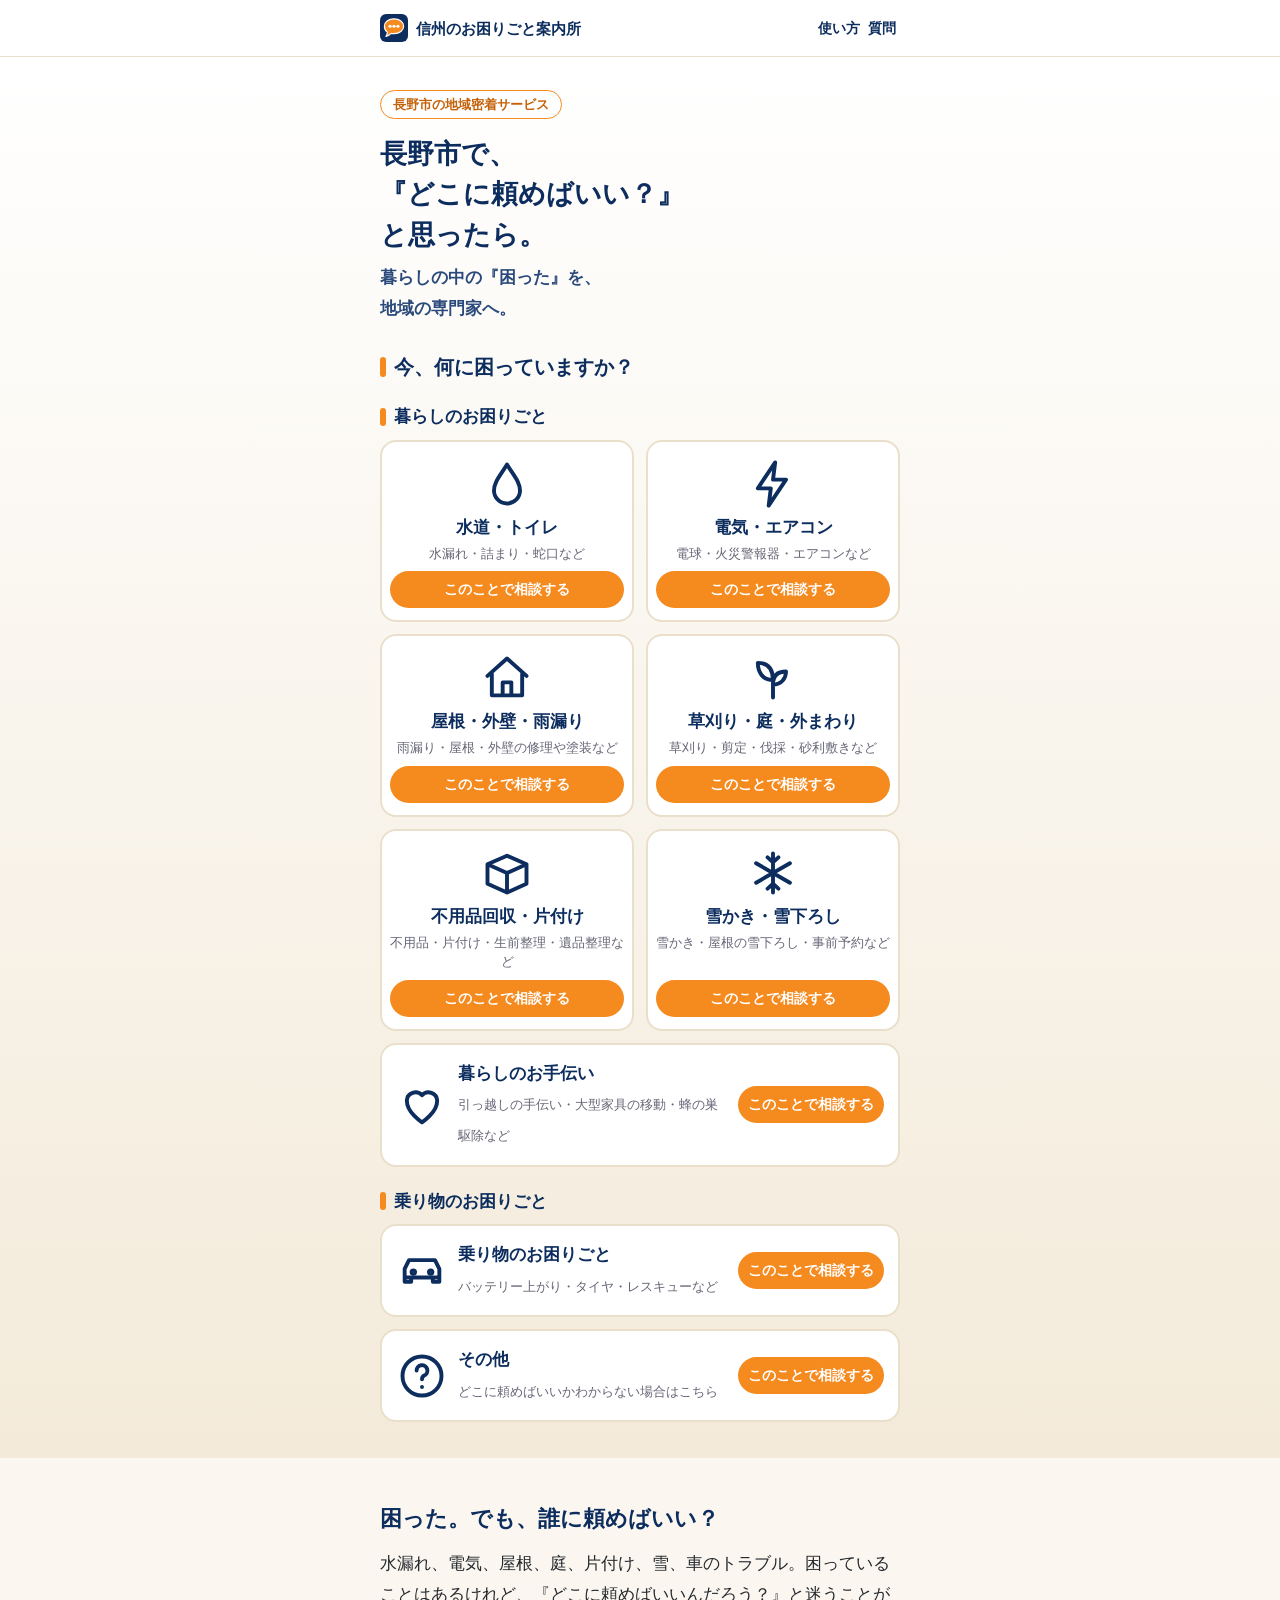
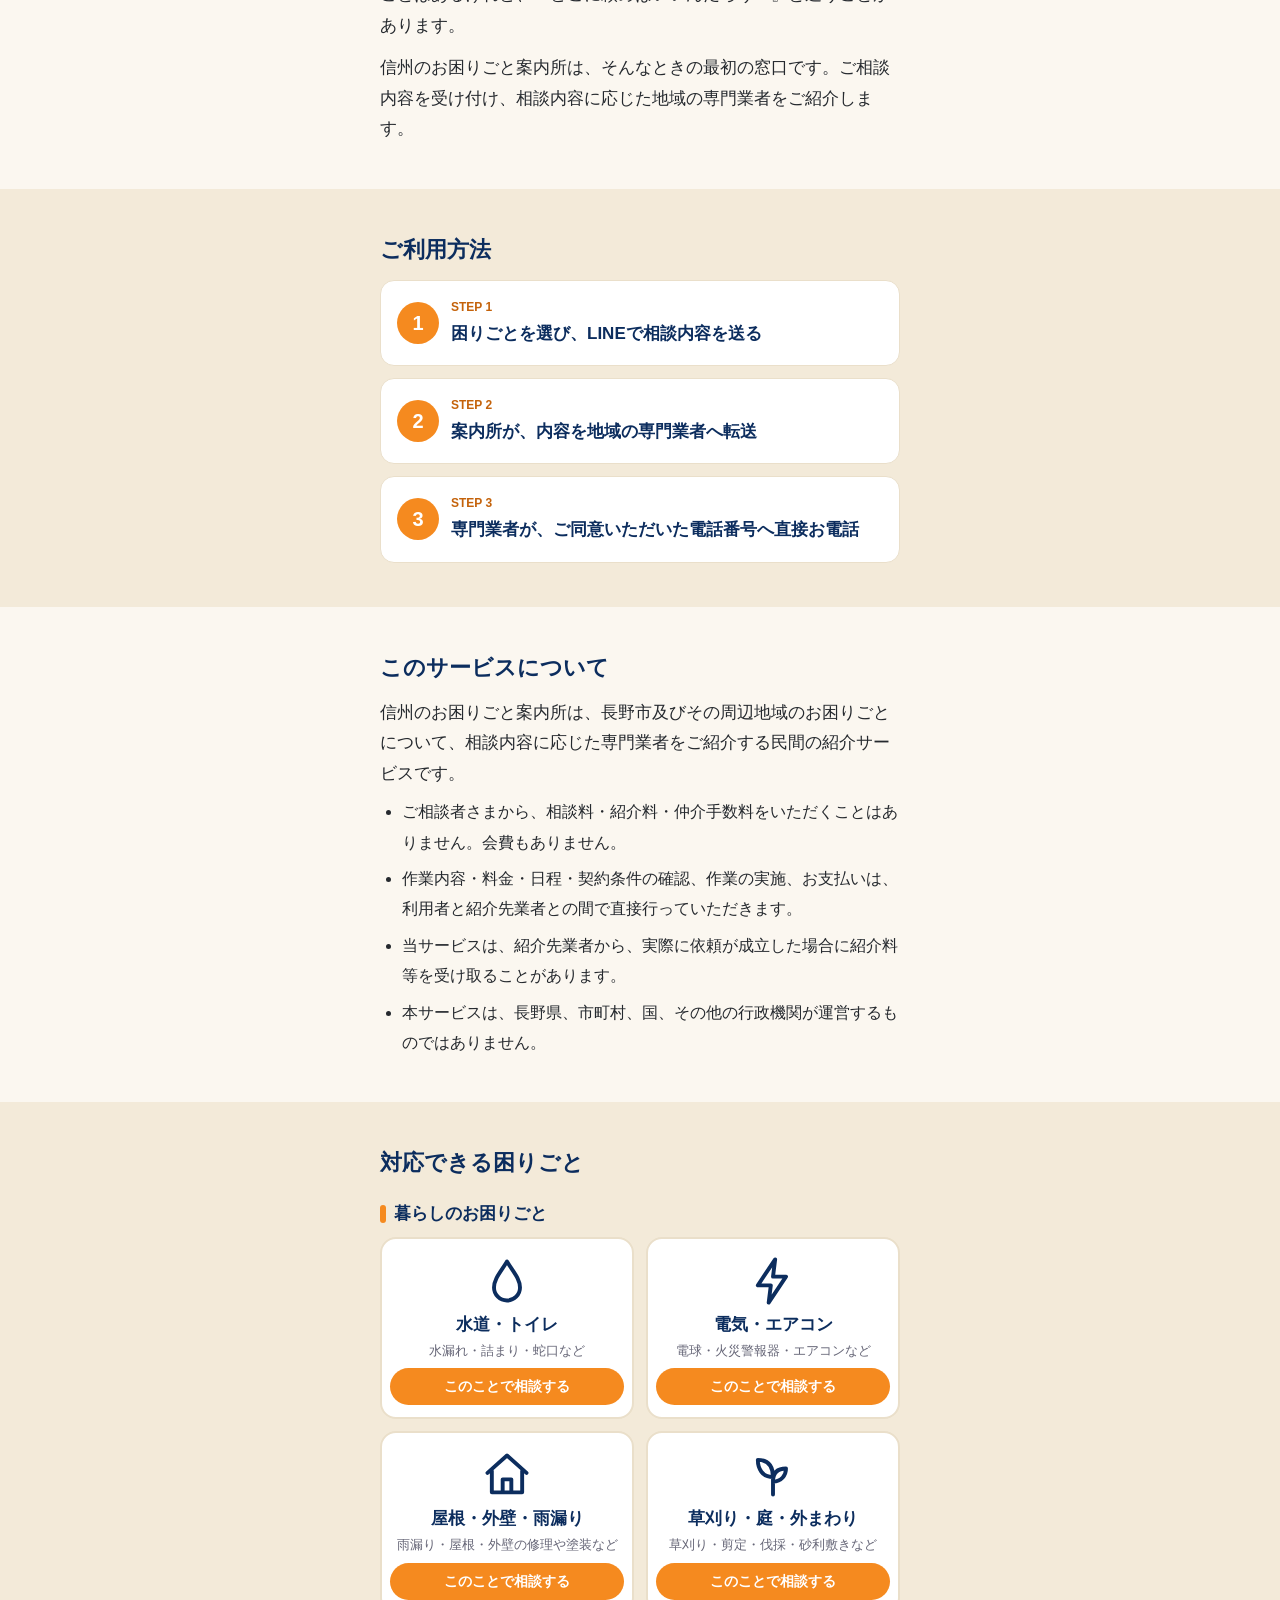
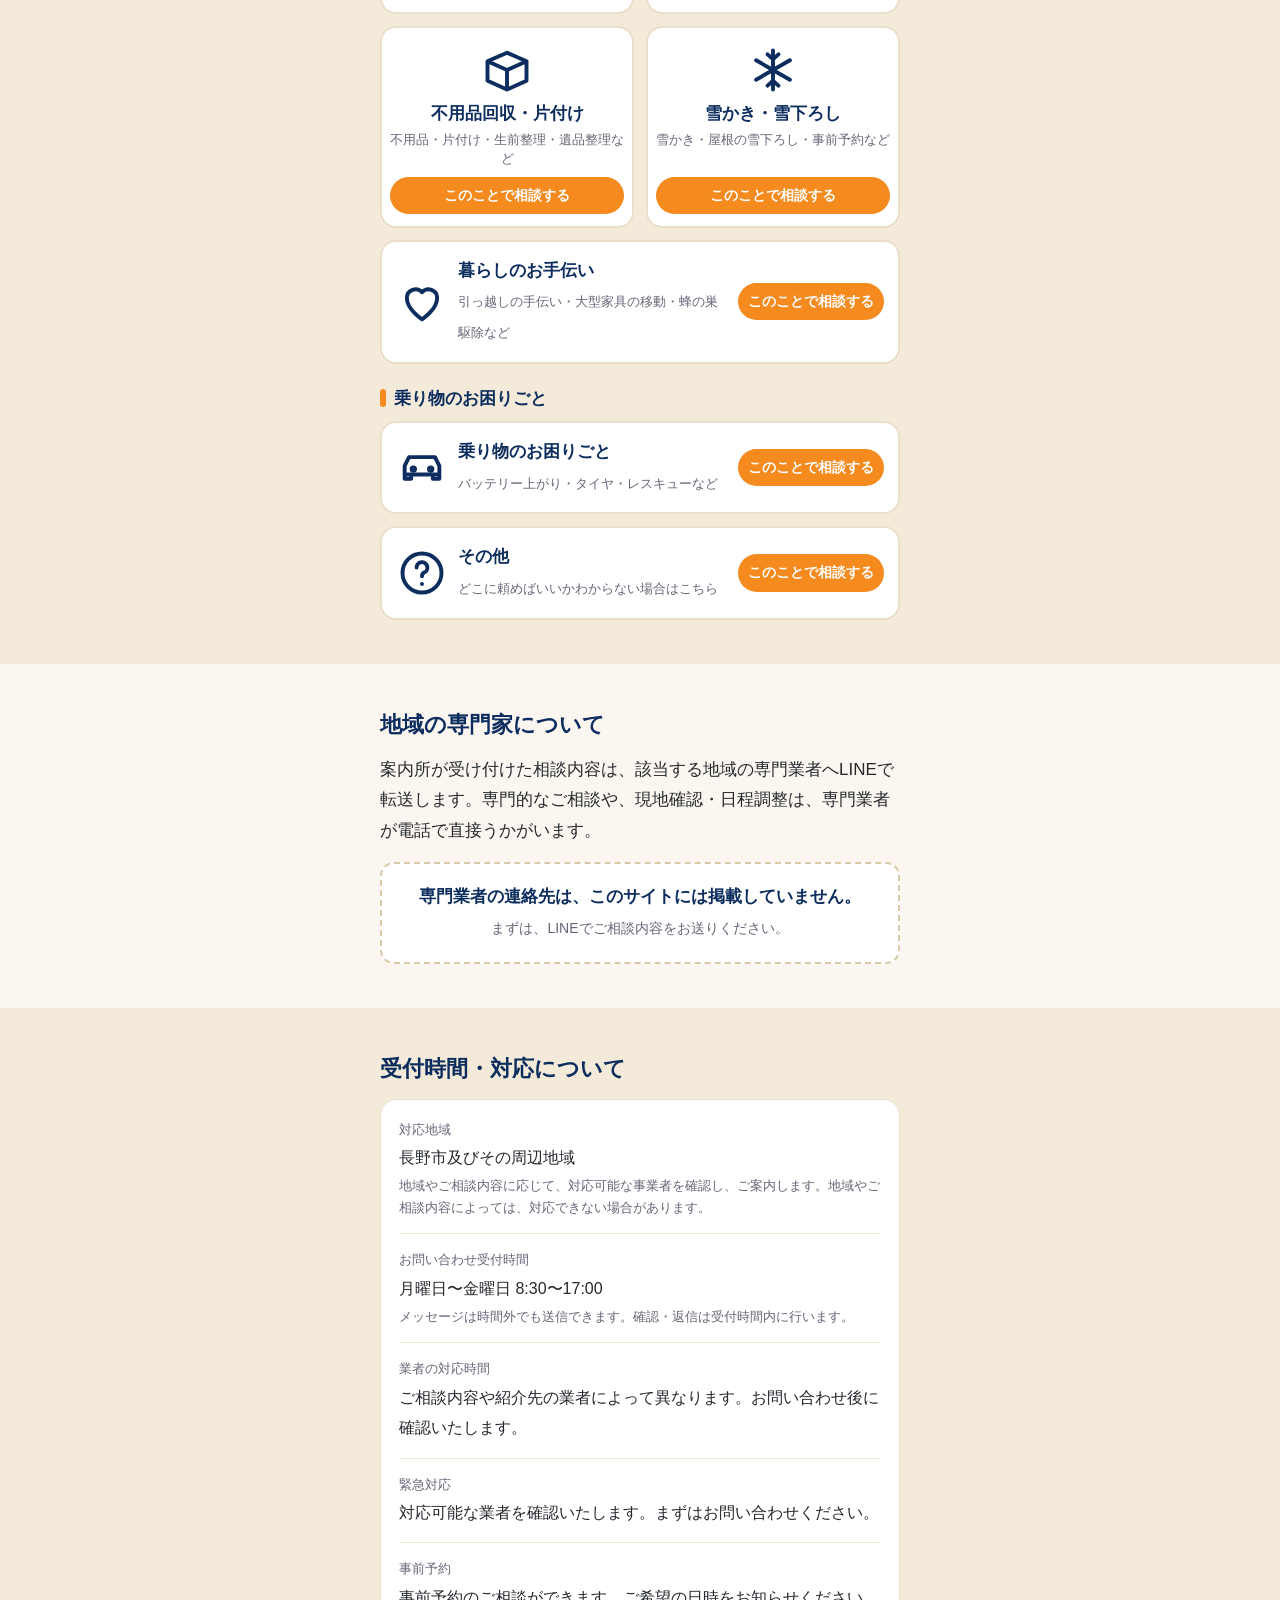
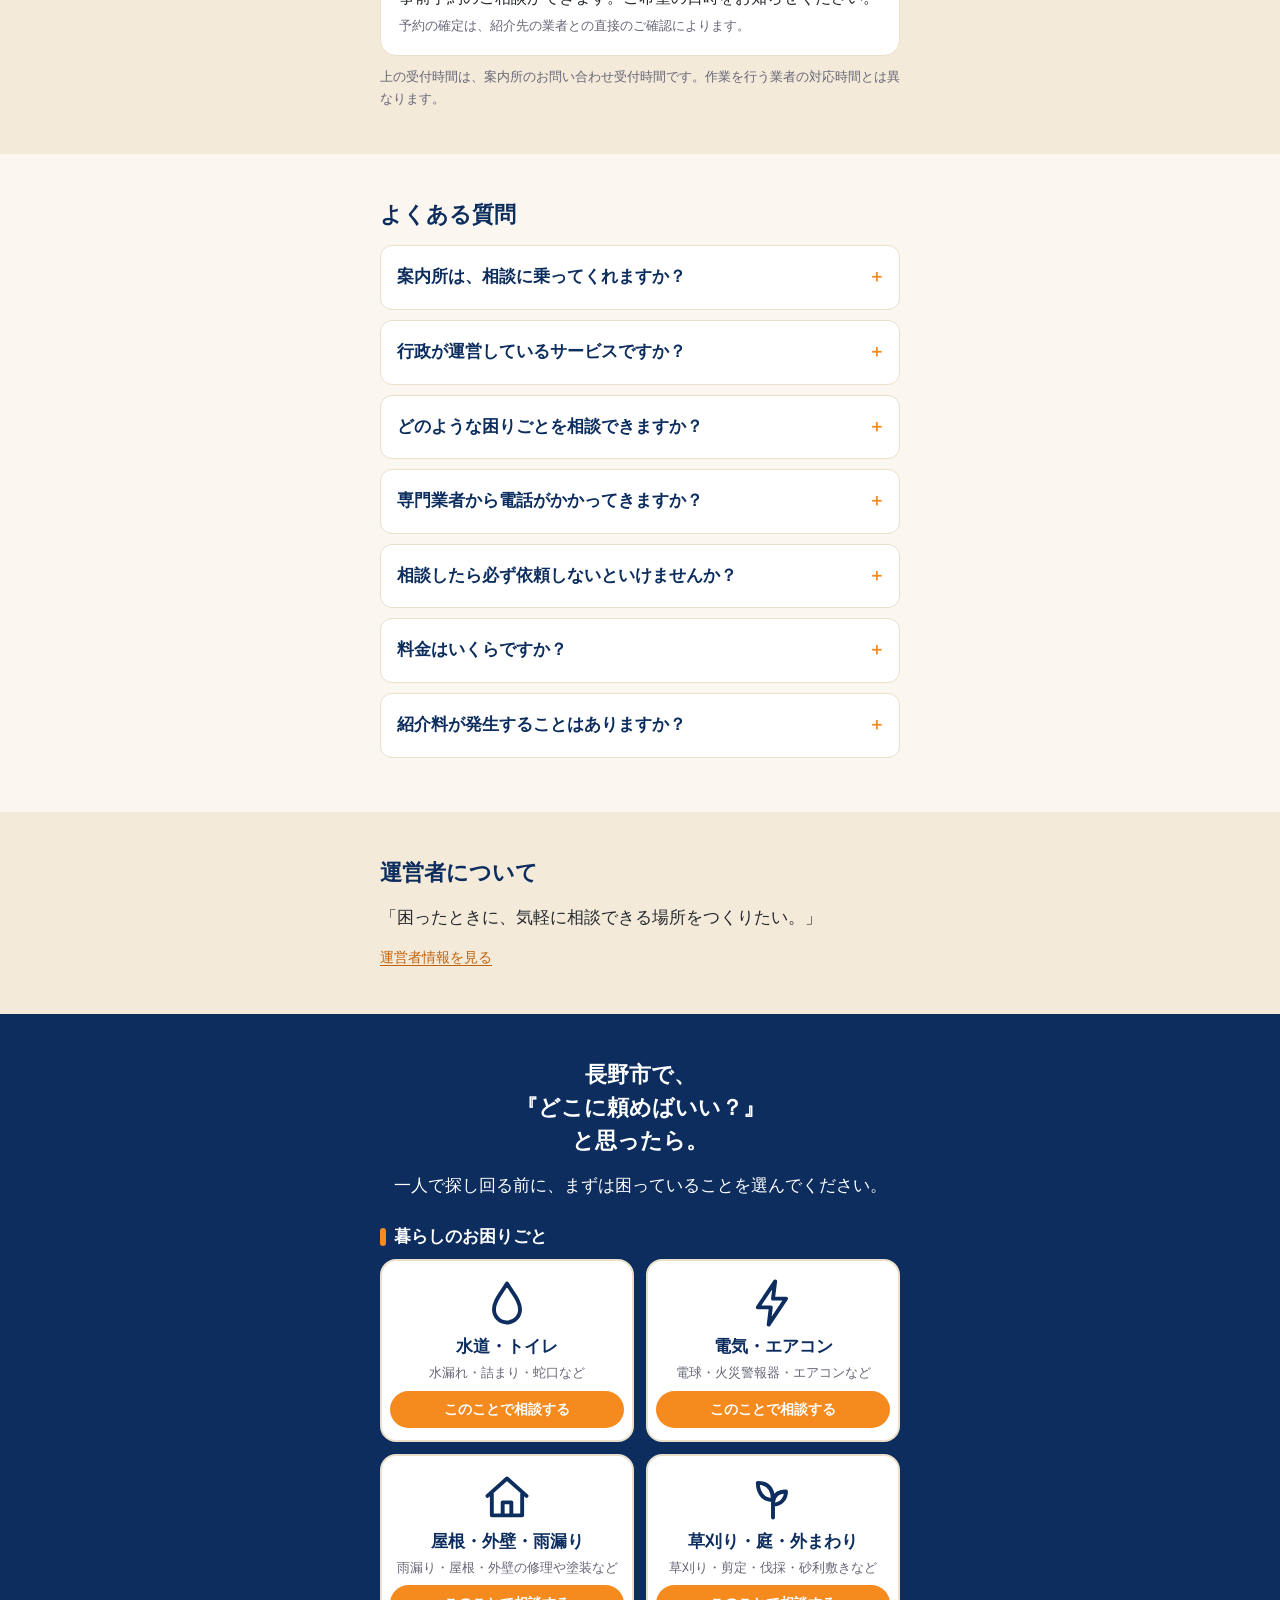
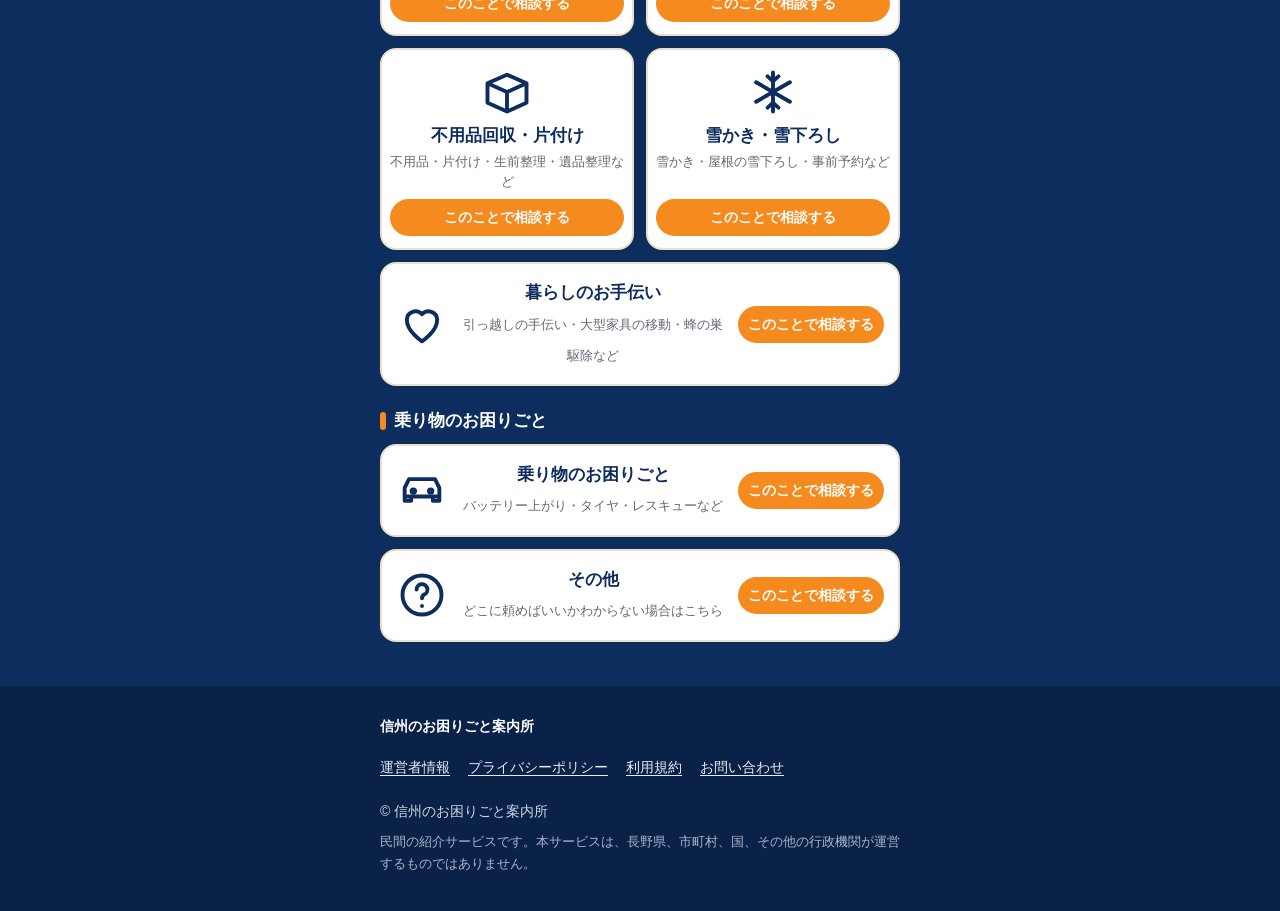
<file: index.html>
<!DOCTYPE html>
<html lang="ja">
<head>
<meta charset="UTF-8">
<meta name="viewport" content="width=device-width, initial-scale=1">
<title>信州のお困りごと案内所｜暮らしの困ったを地域の専門家へ</title>
<meta name="description" content="長野市及びその周辺地域で『どこに頼めばいい？』と思ったら。水道、電気、屋根、庭、片付け、雪かき、車のトラブルなど、暮らしのお困りごとを地域の専門家へつなぐ民間の紹介サービスです。相談料・紹介料は無料です。">
<link rel="canonical" href="https://history-of-hanabi.github.io/Assistance-Center/">
<link rel="icon" type="image/png" sizes="48x48" href="favicon-48x48.png?v=2">
<link rel="icon" type="image/png" sizes="192x192" href="favicon-192x192.png?v=2">
<link rel="apple-touch-icon" sizes="180x180" href="apple-touch-icon.png?v=2">
<meta property="og:type" content="website">
<meta property="og:locale" content="ja_JP">
<meta property="og:site_name" content="信州のお困りごと案内所">
<meta property="og:title" content="信州のお困りごと案内所｜暮らしの困ったを地域の専門家へ">
<meta property="og:description" content="長野市及びその周辺地域で『どこに頼めばいい？』と思ったら。暮らしのお困りごとを地域の専門家へつなぐ民間の紹介サービスです。相談料・紹介料は無料です。">
<meta property="og:url" content="https://history-of-hanabi.github.io/Assistance-Center/">
<meta name="google-site-verification" content="_sIy6lcebxrXZptStOWlwZz5TiCo-oZQ7yhYe40ChH4" />
<script type="application/ld+json">
{
  "@context": "https://schema.org",
  "@type": "WebSite",
  "name": "信州のお困りごと案内所",
  "alternateName": "長野市のお困りごと案内所",
  "url": "https://history-of-hanabi.github.io/Assistance-Center/"
}
</script>
<link rel="stylesheet" href="site.css">
</head>
<body>
<header><div class="wrap">
<a class="logo" href="#top" id="logo"><svg viewBox="0 0 64 64" aria-hidden="true"><rect width="64" height="64" rx="14" fill="#0C2D5E"/><path d="M32 11 C45 11 54 18.5 54 28 C54 37.5 45 45 32 45 C29.5 45 27.5 44.7 25.5 44.2 C22.5 47.5 18.5 50 13.5 51.5 C15.5 48.5 16.5 45.5 17 42 C12.5 38.5 10 33.5 10 28 C10 18.5 19 11 32 11 Z" fill="#F58A1F" stroke="#FFFFFF" stroke-width="2.6" stroke-linejoin="round"/><circle cx="23" cy="28" r="3.6" fill="#FFFFFF"/><circle cx="32" cy="28" r="3.6" fill="#FFFFFF"/><circle cx="41" cy="28" r="3.6" fill="#FFFFFF"/></svg>信州のお困りごと案内所</a>
<nav><a href="#howto">使い方</a><a href="#faq">質問</a></nav>
</div></header>

<main id="lp">
<div class="hero" id="top"><div class="wrap">
<span class="label">長野市の地域密着サービス</span>
<h1>長野市で、<br>『どこに頼めばいい？』<br>と思ったら。</h1>
<p class="sub">暮らしの中の『困った』を、<br>地域の専門家へ。</p>
<h2 class="ask" id="choose">今、何に困っていますか？</h2>
<div class="cats"></div>
</div></div>

<section><div class="wrap">
<h2>困った。でも、誰に頼めばいい？</h2>
<p>水漏れ、電気、屋根、庭、片付け、雪、車のトラブル。困っていることはあるけれど、『どこに頼めばいいんだろう？』と迷うことがあります。</p>
<p>信州のお困りごと案内所は、そんなときの最初の窓口です。ご相談内容を受け付け、相談内容に応じた地域の専門業者をご紹介します。</p>
</div></section>

<section class="alt"><div class="wrap">
<h2 id="howto">ご利用方法</h2>
<div class="steps">
<div class="step"><span>STEP 1</span>困りごとを選び、LINEで相談内容を送る</div>
<div class="step"><span>STEP 2</span>案内所が、内容を地域の専門業者へ転送</div>
<div class="step"><span>STEP 3</span>専門業者が、ご同意いただいた電話番号へ直接お電話</div>
</div></div></section>

<section><div class="wrap">
<div id="notice" class="noticebox"></div>
</div></section>

<section class="alt"><div class="wrap">
<h2>対応できる困りごと</h2>
<div class="cats"></div>
<noscript>
<p class="small" style="margin-top:12px">
<a class="lnk" href="water/">水道・トイレ</a> ／ <a class="lnk" href="electric/">電気・エアコン</a> ／ <a class="lnk" href="roof/">屋根・外壁・雨漏り</a> ／ <a class="lnk" href="garden/">草刈り・庭・外まわり</a> ／ <a class="lnk" href="clean/">不用品回収・片付け</a> ／ <a class="lnk" href="snow/">雪かき・雪下ろし</a> ／ <a class="lnk" href="help/">暮らしのお手伝い</a> ／ <a class="lnk" href="vehicle/">乗り物のお困りごと</a>
</p>
</noscript>
</div></section>

<section><div class="wrap">
<h2>地域の専門家について</h2>
<p>案内所が受け付けた相談内容は、該当する地域の専門業者へLINEで転送します。専門的なご相談や、現地確認・日程調整は、専門業者が電話で直接うかがいます。</p>
<div class="box" style="margin-top:16px"><b style="color:var(--navy)">専門業者の連絡先は、このサイトには掲載していません。</b><br><span class="small">まずは、LINEでご相談内容をお送りください。</span></div>
</div></section>

<section class="alt"><div class="wrap">
<div id="infoblock"></div>
</div></section>

<section><div class="wrap">
<h2 id="faq">よくある質問</h2>
<details><summary>案内所は、相談に乗ってくれますか？</summary><p>案内所は、ご相談内容を受け付け、相談内容に応じた地域の専門業者をご紹介する窓口です。専門的な判断や修理方法のご案内、電話での相談対応は行いません。専門的なご相談は、専門業者が直接うかがいます。</p></details>
<details><summary>行政が運営しているサービスですか？</summary><p>いいえ。信州のお困りごと案内所は、民間の紹介サービスです。長野県、市町村、国、その他の行政機関が運営するものではありません。</p></details>
<details><summary>どのような困りごとを相談できますか？</summary><p>不用品回収・片付け、草刈り・庭のお手入れ、雪かき・屋根の雪下ろしなど、サイトに掲載している内容についてご相談いただけます。<br><br>ご相談内容や地域を確認し、対応可能な事業者がいる場合にご案内します。<br><br>対応できる事業者の有無は、相談内容・地域・時期によって異なりますので、あらかじめご了承ください。</p></details>
<details><summary>専門業者から電話がかかってきますか？</summary><p>ご相談内容を専門業者へ転送し、専門業者が、ご同意いただいた電話番号へ直接お電話する流れです。電話番号を共有することについては、LINEに進む前にご同意をいただきます。ただし、必ず連絡が来ることをお約束するものではありません。</p></details>
<details><summary>相談したら必ず依頼しないといけませんか？</summary><p>いいえ。相談したからといって、依頼する義務はありません。実際の依頼・料金・作業内容は、専門業者と直接確認のうえ決めていただきます。</p></details>
<details><summary>料金はいくらですか？</summary><p>ご相談者さまから、相談料・紹介料・仲介手数料をいただくことはありません。作業の料金は、事業者や作業内容によって異なります。専門業者からのお電話の際に、直接ご確認ください。お支払いも、専門業者へ直接行っていただきます。</p></details>
<details><summary>紹介料が発生することはありますか？</summary><p>ご相談者さまから紹介料をいただくことはありません。このサービスでは、紹介先の事業者から、実際に依頼が成立した場合に紹介料等を受け取ることがあります。</p></details>
</div></section>

<section class="alt"><div class="wrap">
<h2>運営者について</h2>
<p>「困ったときに、気軽に相談できる場所をつくりたい。」</p>
<p class="small"><a class="lnk" href="#about">運営者情報を見る</a></p>
</div></section>

<section class="cta"><div class="wrap">
<h2>長野市で、<br>『どこに頼めばいい？』<br>と思ったら。</h2>
<p style="margin-bottom:20px">一人で探し回る前に、まずは困っていることを選んでください。</p>
<div class="cats"></div>
</div></section>
</main>

<main id="view"><div class="wrap">
<a class="back" href="#choose">← 困りごとを選びなおす</a>
<h1 id="vt"></h1>
<p class="small" id="vd"></p>
<div id="vbody"></div>
<div class="others" id="others"></div>
</div></main>

<main id="page"><div class="wrap doc">
<a class="back" href="#top">← トップへ戻る</a>
<h1 id="pt"></h1>
<div id="pb"></div>
<a class="back endback" href="#top">← トップへ戻る</a>
</div></main>

<footer><div class="wrap">
<p style="color:#fff;font-weight:700;margin-bottom:6px">信州のお困りごと案内所</p>
<nav class="flinks" aria-label="フッター">
<a href="#about">運営者情報</a>
<a href="#privacy">プライバシーポリシー</a>
<a href="#terms">利用規約</a>
<a href="#contact">お問い合わせ</a>
</nav>
<p style="margin-top:10px">© 信州のお困りごと案内所</p>
</div></footer>

<script src="site.js"></script>
</body>
</html>
</file>
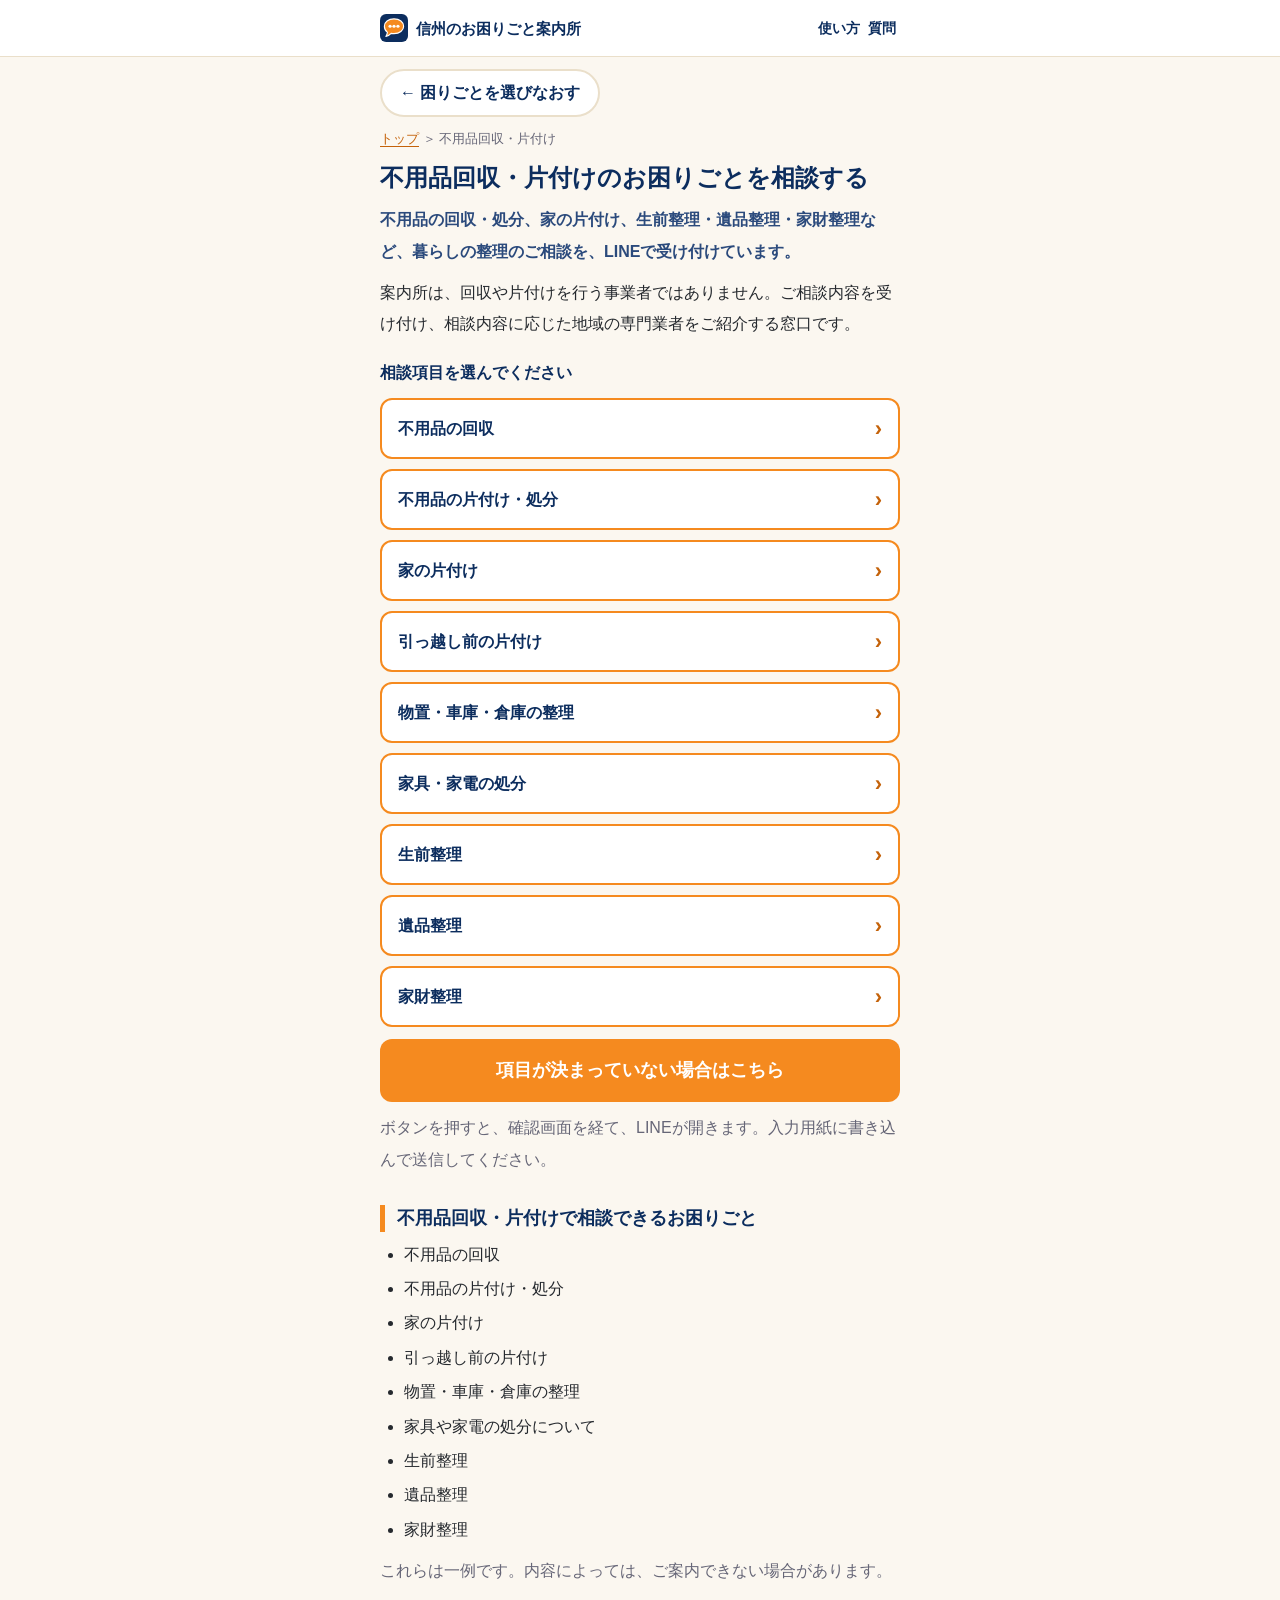
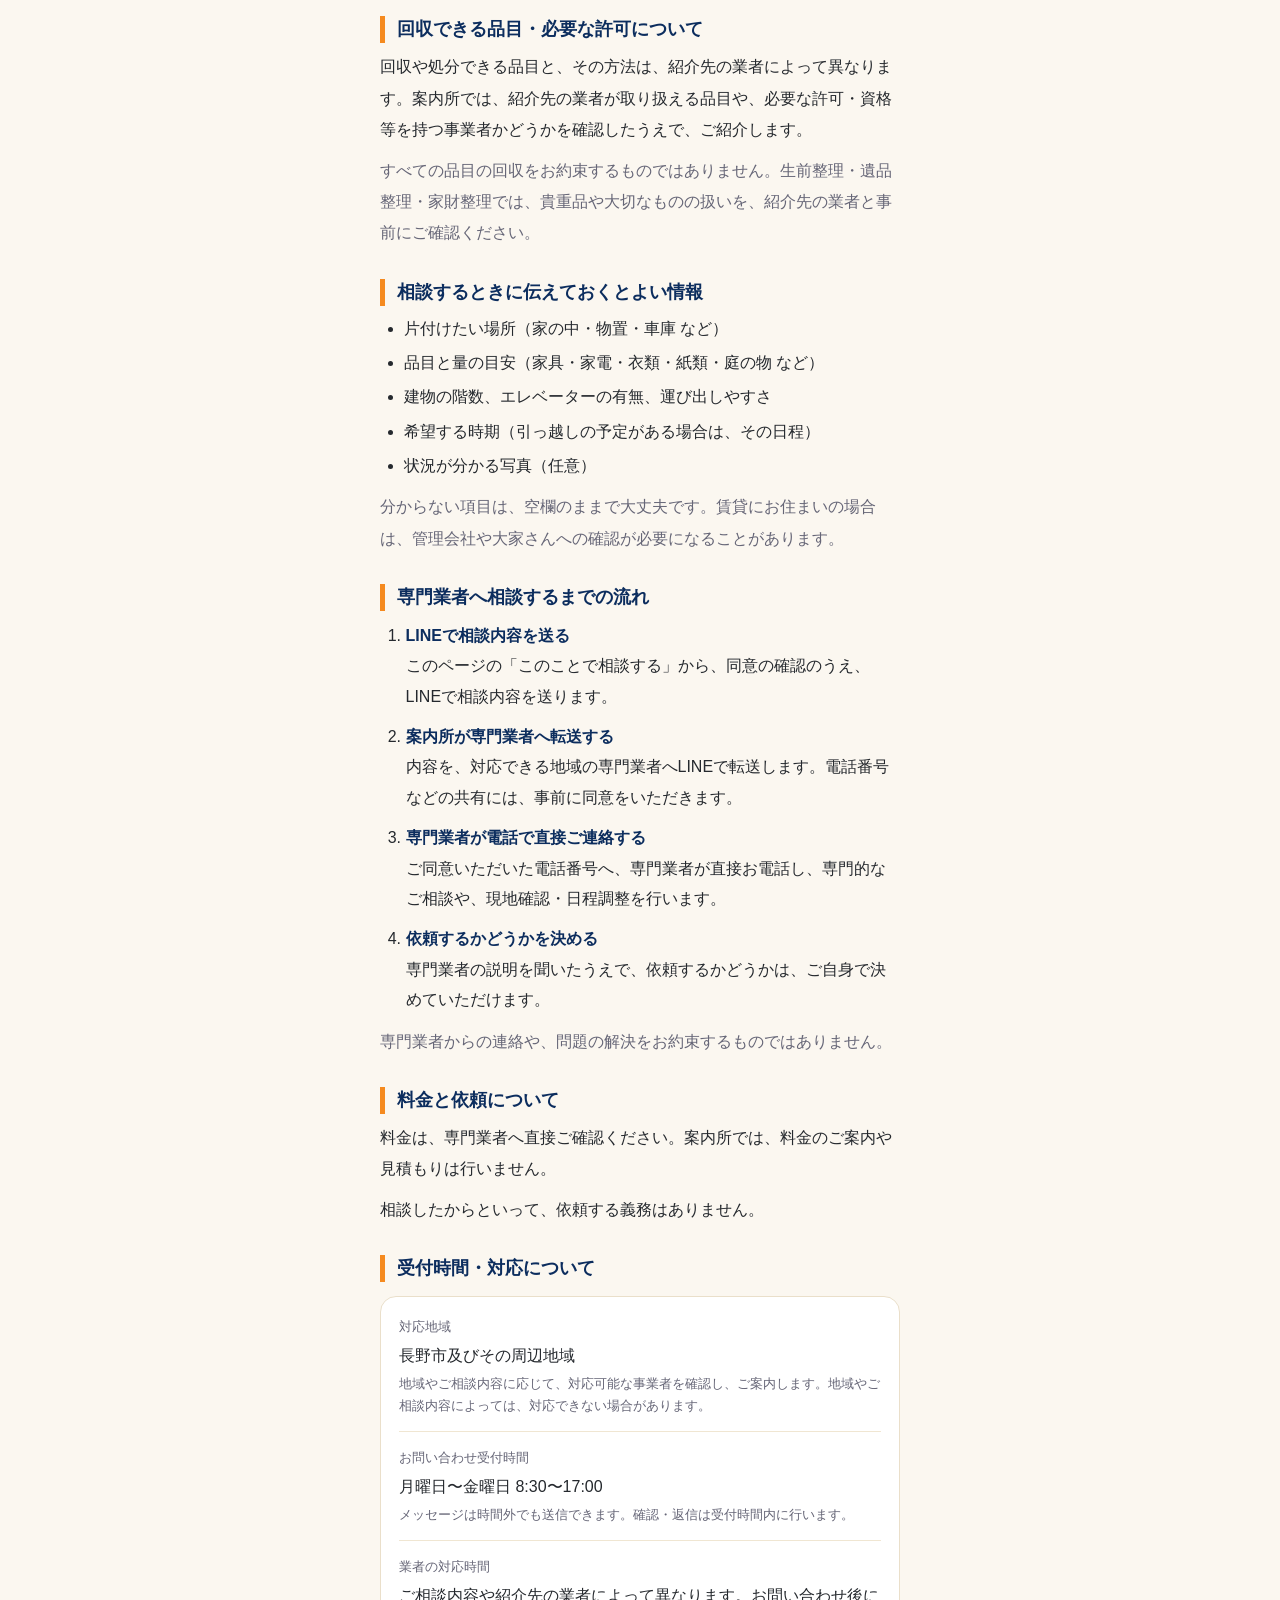
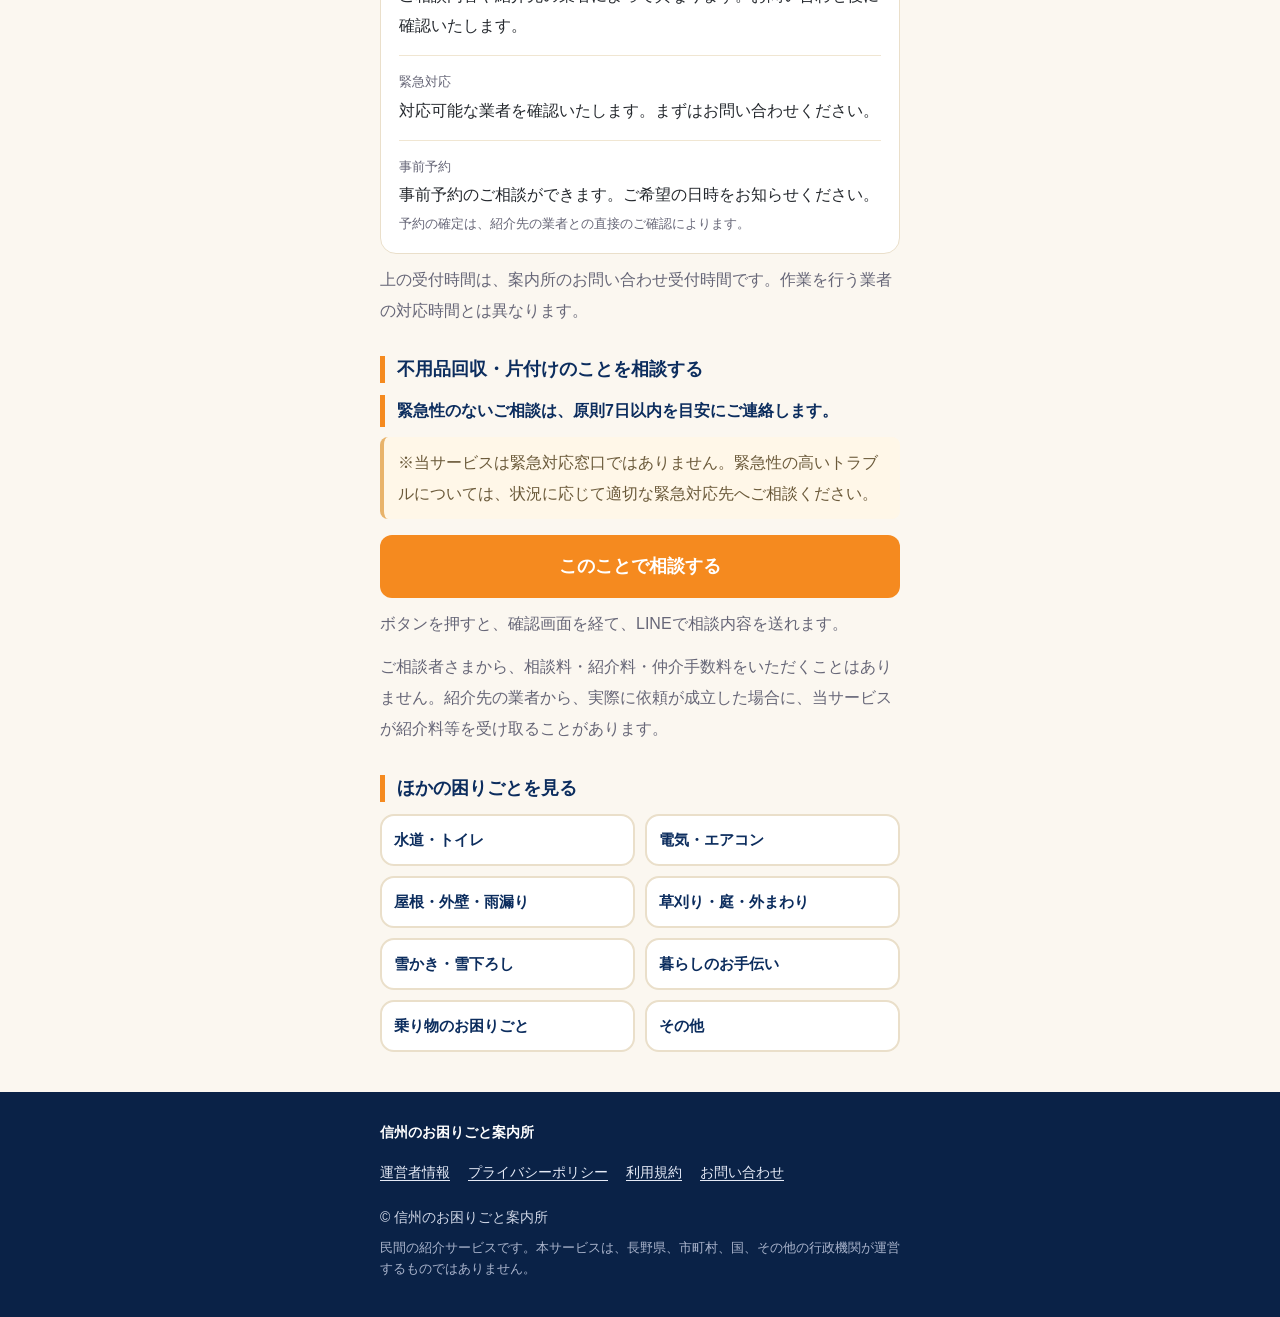
<file: clean/index.html>
<!DOCTYPE html>
<html lang="ja">
<head>
<meta charset="UTF-8">
<meta name="viewport" content="width=device-width, initial-scale=1">
<title>長野市の不用品回収・片付け相談｜信州のお困りごと案内所</title>
<meta name="description" content="長野市及びその周辺地域で、不用品回収・家の片付け・生前整理・遺品整理・家財整理など、暮らしの整理のお困りごとを、LINEで受け付ける相談窓口です。内容に応じて地域の専門業者をご紹介します。料金は専門業者へ直接ご確認ください。">
<meta name="google-site-verification" content="_sIy6lcebxrXZptStOWlwZz5TiCo-oZQ7yhYe40ChH4" />
<link rel="icon" type="image/png" sizes="48x48" href="../favicon-48x48.png?v=2">
<link rel="icon" type="image/png" sizes="192x192" href="../favicon-192x192.png?v=2">
<link rel="apple-touch-icon" sizes="180x180" href="../apple-touch-icon.png?v=2">
<link rel="stylesheet" href="../site.css">
</head>
<body>
<header><div class="wrap">
<a class="logo" href="../"><svg viewBox="0 0 64 64" aria-hidden="true"><rect width="64" height="64" rx="14" fill="#0C2D5E"/><path d="M32 11 C45 11 54 18.5 54 28 C54 37.5 45 45 32 45 C29.5 45 27.5 44.7 25.5 44.2 C22.5 47.5 18.5 50 13.5 51.5 C15.5 48.5 16.5 45.5 17 42 C12.5 38.5 10 33.5 10 28 C10 18.5 19 11 32 11 Z" fill="#F58A1F" stroke="#FFFFFF" stroke-width="2.6" stroke-linejoin="round"/><circle cx="23" cy="28" r="3.6" fill="#FFFFFF"/><circle cx="32" cy="28" r="3.6" fill="#FFFFFF"/><circle cx="41" cy="28" r="3.6" fill="#FFFFFF"/></svg>信州のお困りごと案内所</a>
<nav><a href="../#howto">使い方</a><a href="../#faq">質問</a></nav>
</div></header>

<main class="catpage" data-catpage="clean"><div class="wrap doc">
<a class="back" href="../#choose">← 困りごとを選びなおす</a>
<nav class="crumb" aria-label="パンくず"><a href="../">トップ</a> ＞ 不用品回収・片付け</nav>
<h1>不用品回収・片付けのお困りごとを相談する</h1>
<p class="lead">不用品の回収・処分、家の片付け、生前整理・遺品整理・家財整理など、暮らしの整理のご相談を、LINEで受け付けています。</p>
<p>案内所は、回収や片付けを行う事業者ではありません。ご相談内容を受け付け、相談内容に応じた地域の専門業者をご紹介する窓口です。</p>

<h2>不用品回収・片付けで相談できるお困りごと</h2>
<ul>
<li>不用品の回収</li>
<li>不用品の片付け・処分</li>
<li>家の片付け</li>
<li>引っ越し前の片付け</li>
<li>物置・車庫・倉庫の整理</li>
<li>家具や家電の処分について</li>
<li>生前整理</li>
<li>遺品整理</li>
<li>家財整理</li>
</ul>
<p class="note2">これらは一例です。内容によっては、ご案内できない場合があります。</p>

<h2>回収できる品目・必要な許可について</h2>
<p>回収や処分できる品目と、その方法は、紹介先の業者によって異なります。案内所では、紹介先の業者が取り扱える品目や、必要な許可・資格等を持つ事業者かどうかを確認したうえで、ご紹介します。</p>
<p class="note2">すべての品目の回収をお約束するものではありません。生前整理・遺品整理・家財整理では、貴重品や大切なものの扱いを、紹介先の業者と事前にご確認ください。</p>

<h2>相談するときに伝えておくとよい情報</h2>
<ul>
<li>片付けたい場所（家の中・物置・車庫 など）</li>
<li>品目と量の目安（家具・家電・衣類・紙類・庭の物 など）</li>
<li>建物の階数、エレベーターの有無、運び出しやすさ</li>
<li>希望する時期（引っ越しの予定がある場合は、その日程）</li>
<li>状況が分かる写真（任意）</li>
</ul>
<p class="note2">分からない項目は、空欄のままで大丈夫です。賃貸にお住まいの場合は、管理会社や大家さんへの確認が必要になることがあります。</p>

<h2>専門業者へ相談するまでの流れ</h2>
<ol>
<li><b>LINEで相談内容を送る</b><br>このページの「このことで相談する」から、同意の確認のうえ、LINEで相談内容を送ります。</li>
<li><b>案内所が専門業者へ転送する</b><br>内容を、対応できる地域の専門業者へLINEで転送します。電話番号などの共有には、事前に同意をいただきます。</li>
<li><b>専門業者が電話で直接ご連絡する</b><br>ご同意いただいた電話番号へ、専門業者が直接お電話し、専門的なご相談や、現地確認・日程調整を行います。</li>
<li><b>依頼するかどうかを決める</b><br>専門業者の説明を聞いたうえで、依頼するかどうかは、ご自身で決めていただけます。</li>
</ol>
<p class="note2">専門業者からの連絡や、問題の解決をお約束するものではありません。</p>

<h2>料金と依頼について</h2>
<p>料金は、専門業者へ直接ご確認ください。案内所では、料金のご案内や見積もりは行いません。</p>
<p>相談したからといって、依頼する義務はありません。</p>

<h2>不用品回収・片付けのことを相談する</h2>
<div id="dyn-top"></div>
<button class="btn consult" type="button" data-cat="clean">このことで相談する</button>
<p class="note2">ボタンを押すと、確認画面を経て、LINEで相談内容を送れます。</p>
<div id="dyn-fee"></div>

<h2>ほかの困りごとを見る</h2>
<nav class="chips" aria-label="ほかのカテゴリー">
<a class="chip" href="../water/"><span>水道・トイレ</span></a>
<a class="chip" href="../electric/"><span>電気・エアコン</span></a>
<a class="chip" href="../roof/"><span>屋根・外壁・雨漏り</span></a>
<a class="chip" href="../garden/"><span>草刈り・庭・外まわり</span></a>
<a class="chip" href="../snow/"><span>雪かき・雪下ろし</span></a>
<a class="chip" href="../help/"><span>暮らしのお手伝い</span></a>
<a class="chip" href="../vehicle/"><span>乗り物のお困りごと</span></a>
<a class="chip" href="../#cat=other"><span>その他</span></a>
</nav>
</div></main>

<footer><div class="wrap">
<p style="color:#fff;font-weight:700;margin-bottom:6px">信州のお困りごと案内所</p>
<nav class="flinks" aria-label="フッター">
<a href="../#about">運営者情報</a>
<a href="../#privacy">プライバシーポリシー</a>
<a href="../#terms">利用規約</a>
<a href="../#contact">お問い合わせ</a>
</nav>
<p style="margin-top:10px">© 信州のお困りごと案内所</p>
</div></footer>

<script>window.ROOT="../";</script>
<script src="../site.js"></script>
</body>
</html>
</file>
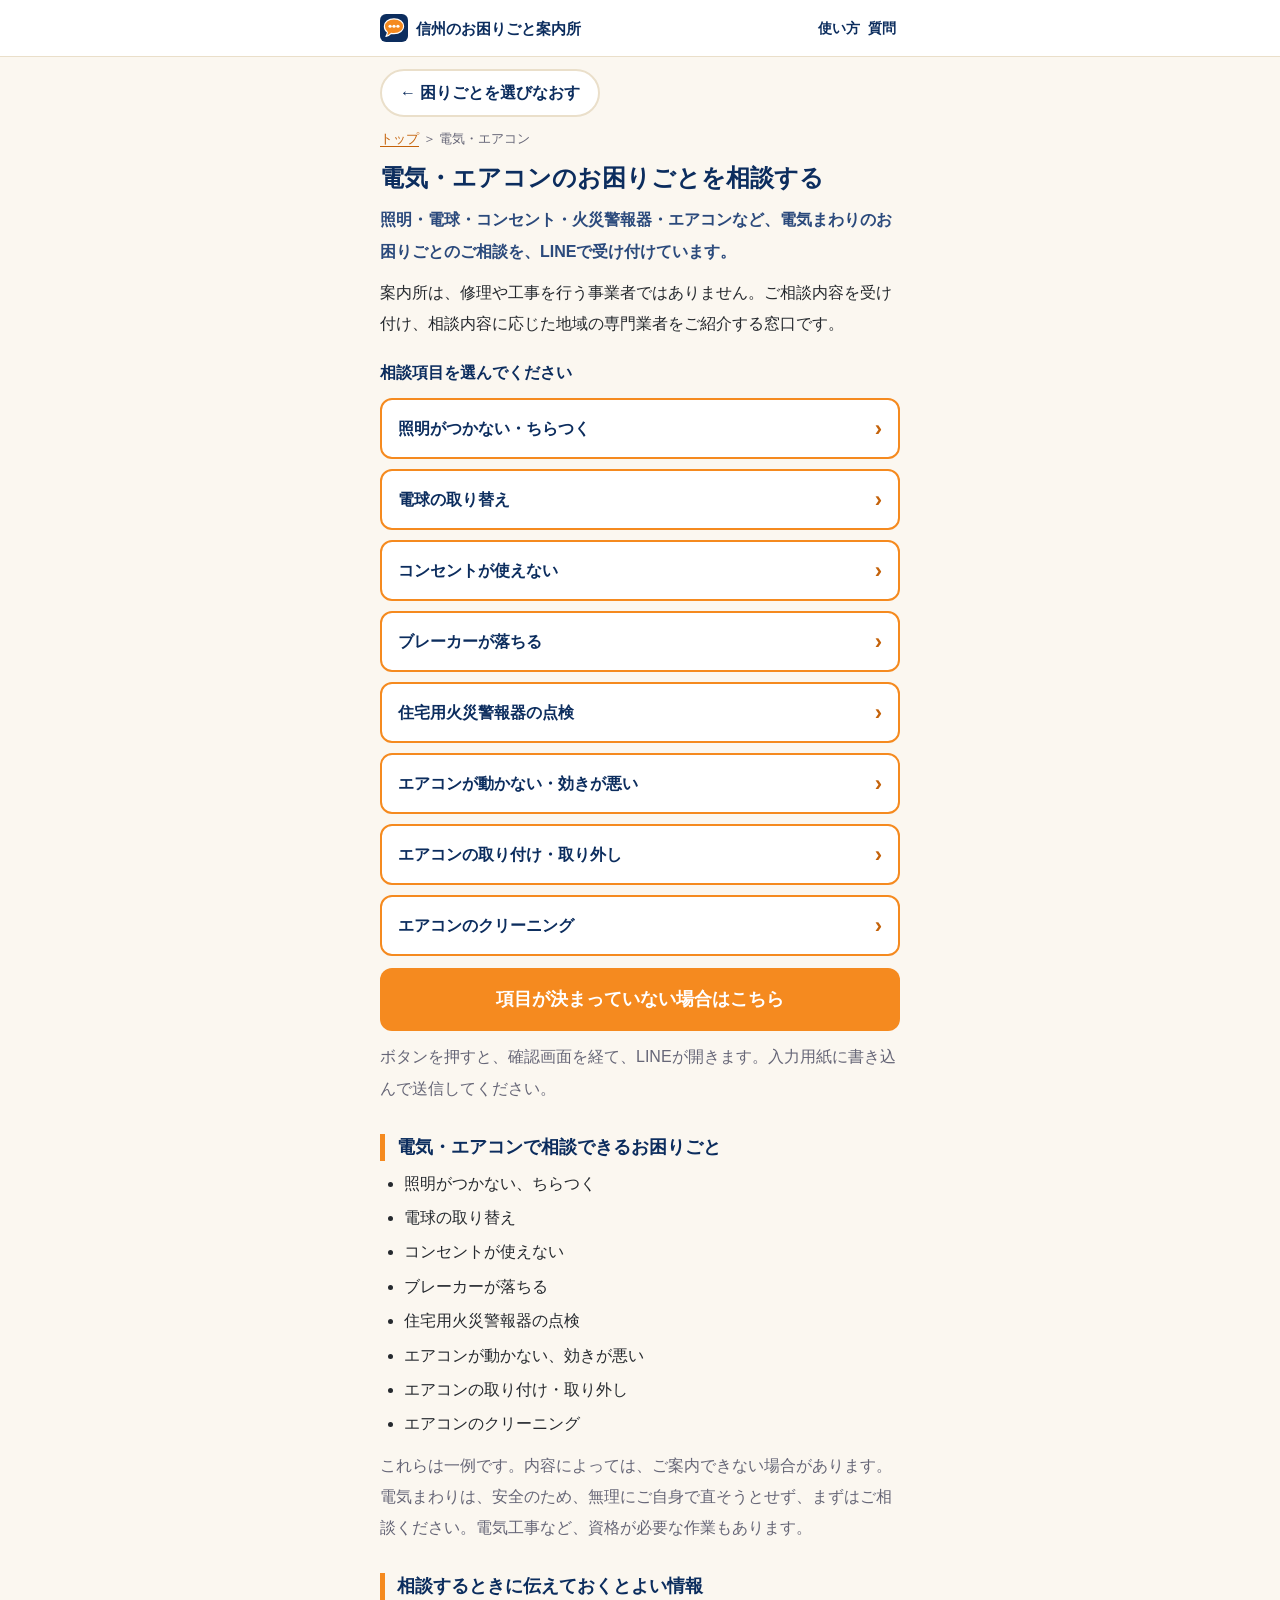
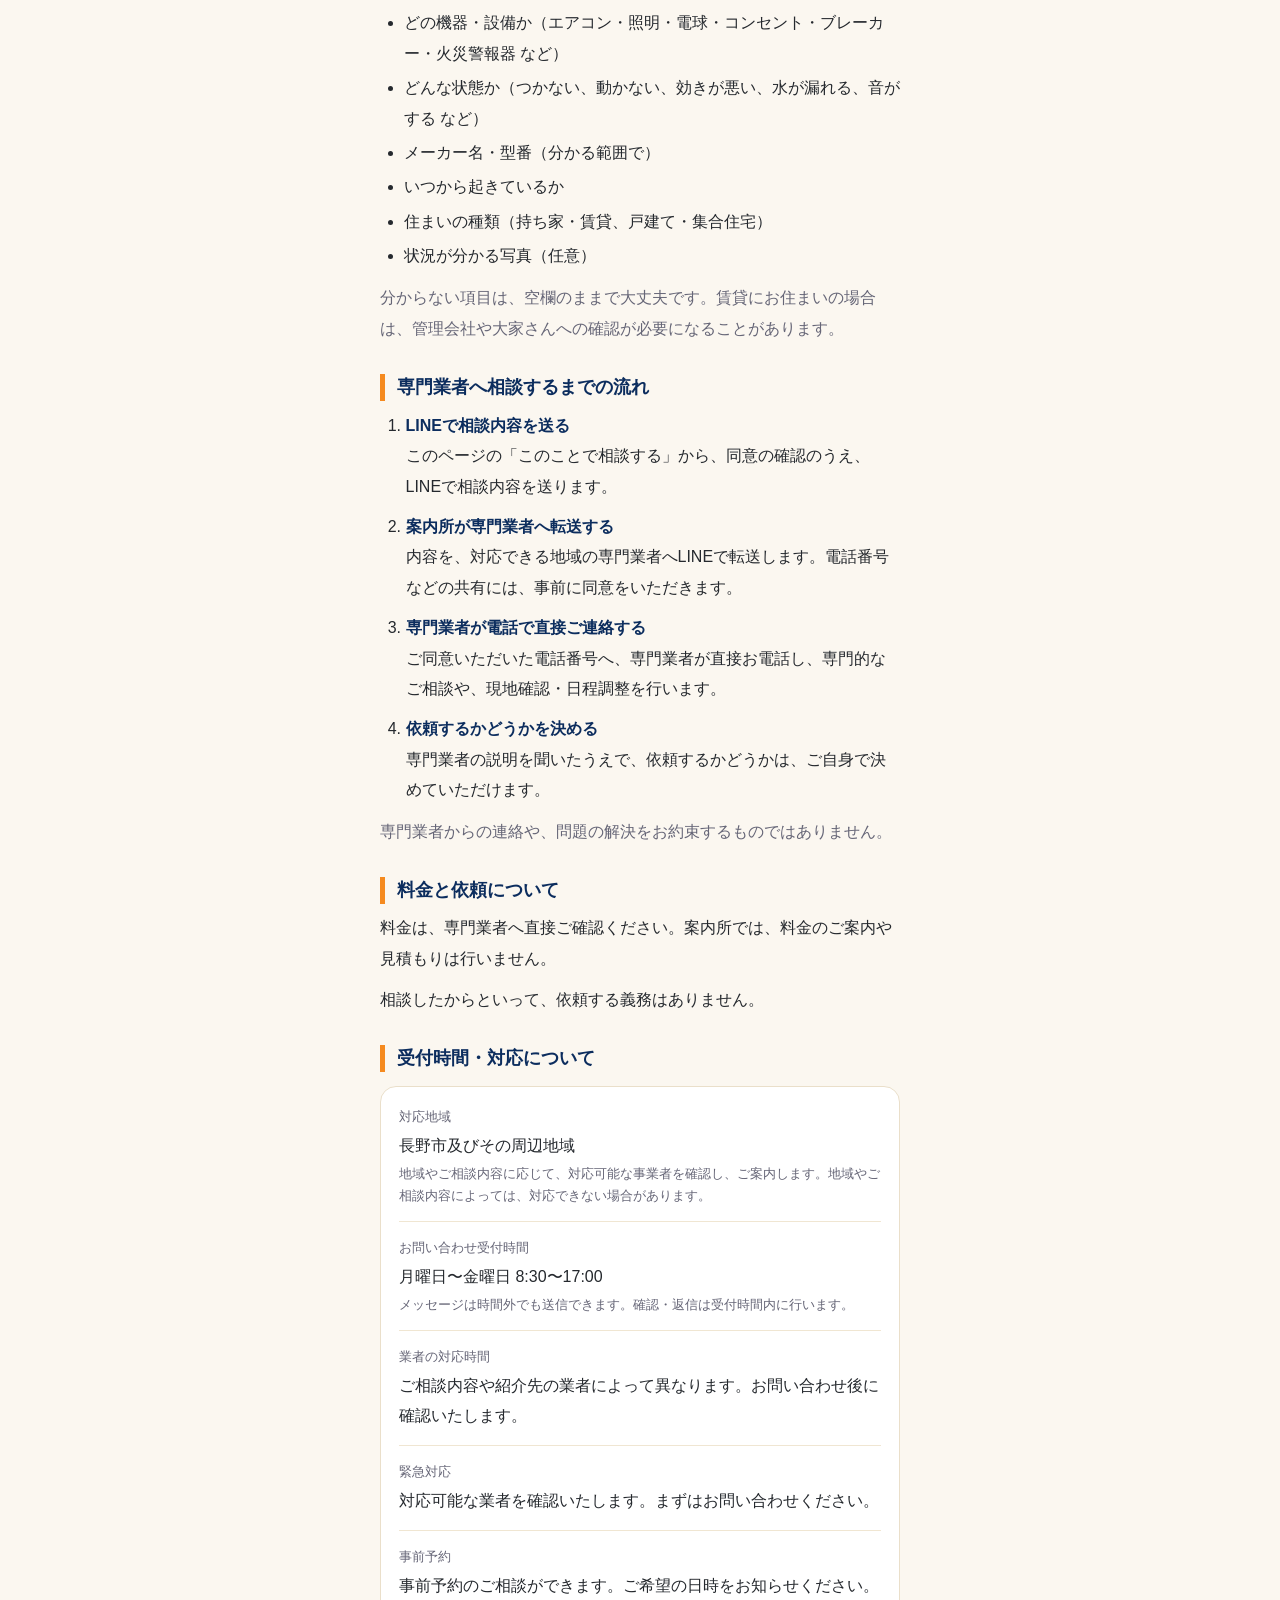
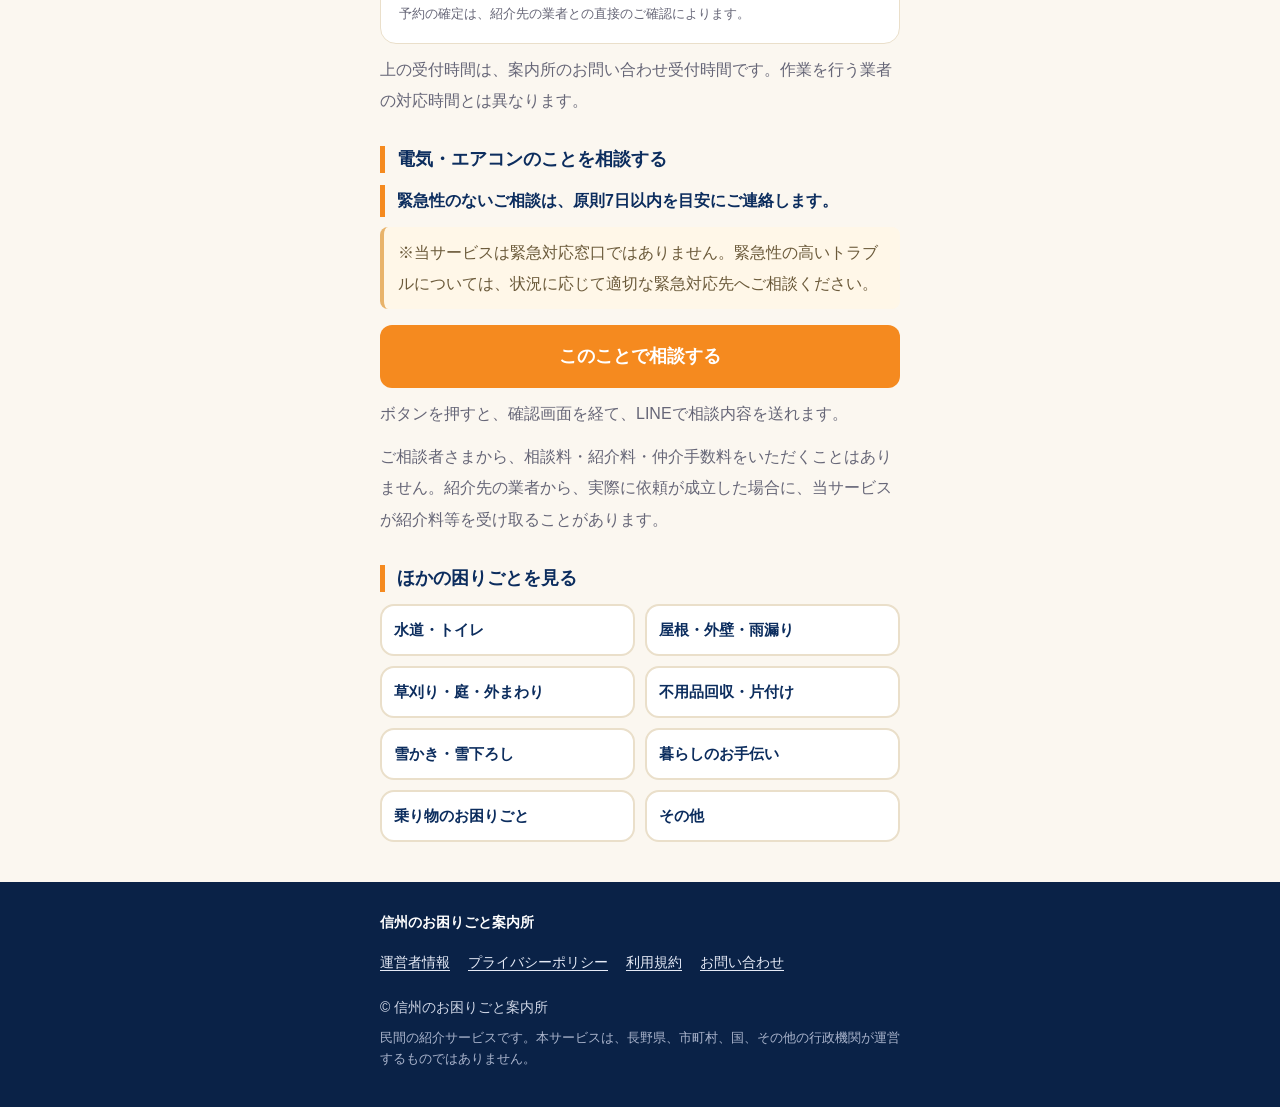
<file: electric/index.html>
<!DOCTYPE html>
<html lang="ja">
<head>
<meta charset="UTF-8">
<meta name="viewport" content="width=device-width, initial-scale=1">
<title>長野市の電気・エアコン相談｜信州のお困りごと案内所</title>
<meta name="description" content="長野市及びその周辺地域で、電球の取り替え・コンセント・住宅用火災警報器の点検・エアコンの取り付けやクリーニングなど、電気まわりのお困りごとをLINEで受け付ける窓口です。内容に応じて地域の専門業者をご紹介します。料金は専門業者へ直接ご確認ください。">
<meta name="google-site-verification" content="_sIy6lcebxrXZptStOWlwZz5TiCo-oZQ7yhYe40ChH4" />
<link rel="icon" type="image/png" sizes="48x48" href="../favicon-48x48.png?v=2">
<link rel="icon" type="image/png" sizes="192x192" href="../favicon-192x192.png?v=2">
<link rel="apple-touch-icon" sizes="180x180" href="../apple-touch-icon.png?v=2">
<link rel="stylesheet" href="../site.css">
</head>
<body>
<header><div class="wrap">
<a class="logo" href="../"><svg viewBox="0 0 64 64" aria-hidden="true"><rect width="64" height="64" rx="14" fill="#0C2D5E"/><path d="M32 11 C45 11 54 18.5 54 28 C54 37.5 45 45 32 45 C29.5 45 27.5 44.7 25.5 44.2 C22.5 47.5 18.5 50 13.5 51.5 C15.5 48.5 16.5 45.5 17 42 C12.5 38.5 10 33.5 10 28 C10 18.5 19 11 32 11 Z" fill="#F58A1F" stroke="#FFFFFF" stroke-width="2.6" stroke-linejoin="round"/><circle cx="23" cy="28" r="3.6" fill="#FFFFFF"/><circle cx="32" cy="28" r="3.6" fill="#FFFFFF"/><circle cx="41" cy="28" r="3.6" fill="#FFFFFF"/></svg>信州のお困りごと案内所</a>
<nav><a href="../#howto">使い方</a><a href="../#faq">質問</a></nav>
</div></header>

<main class="catpage" data-catpage="electric"><div class="wrap doc">
<a class="back" href="../#choose">← 困りごとを選びなおす</a>
<nav class="crumb" aria-label="パンくず"><a href="../">トップ</a> ＞ 電気・エアコン</nav>
<h1>電気・エアコンのお困りごとを相談する</h1>
<p class="lead">照明・電球・コンセント・火災警報器・エアコンなど、電気まわりのお困りごとのご相談を、LINEで受け付けています。</p>
<p>案内所は、修理や工事を行う事業者ではありません。ご相談内容を受け付け、相談内容に応じた地域の専門業者をご紹介する窓口です。</p>

<h2>電気・エアコンで相談できるお困りごと</h2>
<ul>
<li>照明がつかない、ちらつく</li>
<li>電球の取り替え</li>
<li>コンセントが使えない</li>
<li>ブレーカーが落ちる</li>
<li>住宅用火災警報器の点検</li>
<li>エアコンが動かない、効きが悪い</li>
<li>エアコンの取り付け・取り外し</li>
<li>エアコンのクリーニング</li>
</ul>
<p class="note2">これらは一例です。内容によっては、ご案内できない場合があります。電気まわりは、安全のため、無理にご自身で直そうとせず、まずはご相談ください。電気工事など、資格が必要な作業もあります。</p>

<h2>相談するときに伝えておくとよい情報</h2>
<ul>
<li>どの機器・設備か（エアコン・照明・電球・コンセント・ブレーカー・火災警報器 など）</li>
<li>どんな状態か（つかない、動かない、効きが悪い、水が漏れる、音がする など）</li>
<li>メーカー名・型番（分かる範囲で）</li>
<li>いつから起きているか</li>
<li>住まいの種類（持ち家・賃貸、戸建て・集合住宅）</li>
<li>状況が分かる写真（任意）</li>
</ul>
<p class="note2">分からない項目は、空欄のままで大丈夫です。賃貸にお住まいの場合は、管理会社や大家さんへの確認が必要になることがあります。</p>

<h2>専門業者へ相談するまでの流れ</h2>
<ol>
<li><b>LINEで相談内容を送る</b><br>このページの「このことで相談する」から、同意の確認のうえ、LINEで相談内容を送ります。</li>
<li><b>案内所が専門業者へ転送する</b><br>内容を、対応できる地域の専門業者へLINEで転送します。電話番号などの共有には、事前に同意をいただきます。</li>
<li><b>専門業者が電話で直接ご連絡する</b><br>ご同意いただいた電話番号へ、専門業者が直接お電話し、専門的なご相談や、現地確認・日程調整を行います。</li>
<li><b>依頼するかどうかを決める</b><br>専門業者の説明を聞いたうえで、依頼するかどうかは、ご自身で決めていただけます。</li>
</ol>
<p class="note2">専門業者からの連絡や、問題の解決をお約束するものではありません。</p>

<h2>料金と依頼について</h2>
<p>料金は、専門業者へ直接ご確認ください。案内所では、料金のご案内や見積もりは行いません。</p>
<p>相談したからといって、依頼する義務はありません。</p>

<h2>電気・エアコンのことを相談する</h2>
<div id="dyn-top"></div>
<button class="btn consult" type="button" data-cat="electric">このことで相談する</button>
<p class="note2">ボタンを押すと、確認画面を経て、LINEで相談内容を送れます。</p>
<div id="dyn-fee"></div>

<h2>ほかの困りごとを見る</h2>
<nav class="chips" aria-label="ほかのカテゴリー">
<a class="chip" href="../water/"><span>水道・トイレ</span></a>
<a class="chip" href="../roof/"><span>屋根・外壁・雨漏り</span></a>
<a class="chip" href="../garden/"><span>草刈り・庭・外まわり</span></a>
<a class="chip" href="../clean/"><span>不用品回収・片付け</span></a>
<a class="chip" href="../snow/"><span>雪かき・雪下ろし</span></a>
<a class="chip" href="../help/"><span>暮らしのお手伝い</span></a>
<a class="chip" href="../vehicle/"><span>乗り物のお困りごと</span></a>
<a class="chip" href="../#cat=other"><span>その他</span></a>
</nav>
</div></main>

<footer><div class="wrap">
<p style="color:#fff;font-weight:700;margin-bottom:6px">信州のお困りごと案内所</p>
<nav class="flinks" aria-label="フッター">
<a href="../#about">運営者情報</a>
<a href="../#privacy">プライバシーポリシー</a>
<a href="../#terms">利用規約</a>
<a href="../#contact">お問い合わせ</a>
</nav>
<p style="margin-top:10px">© 信州のお困りごと案内所</p>
</div></footer>

<script>window.ROOT="../";</script>
<script src="../site.js"></script>
</body>
</html>
</file>
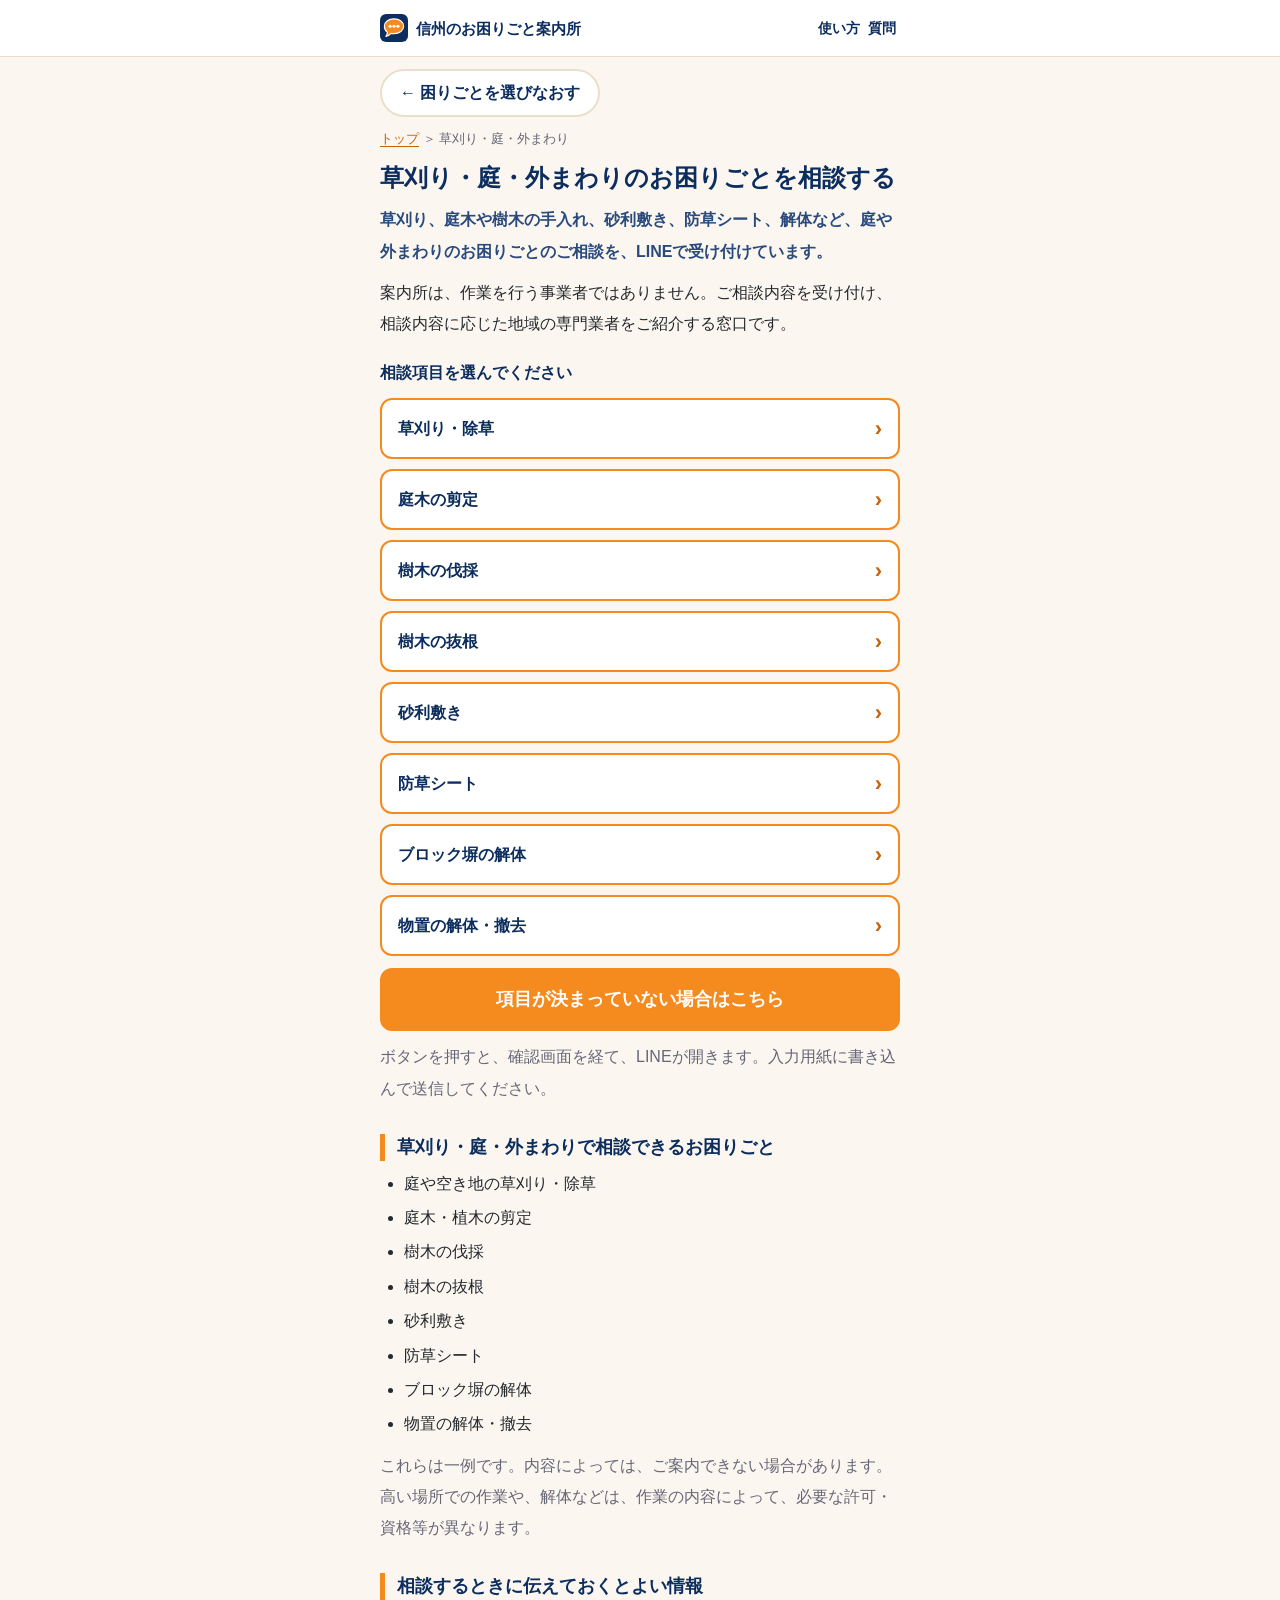
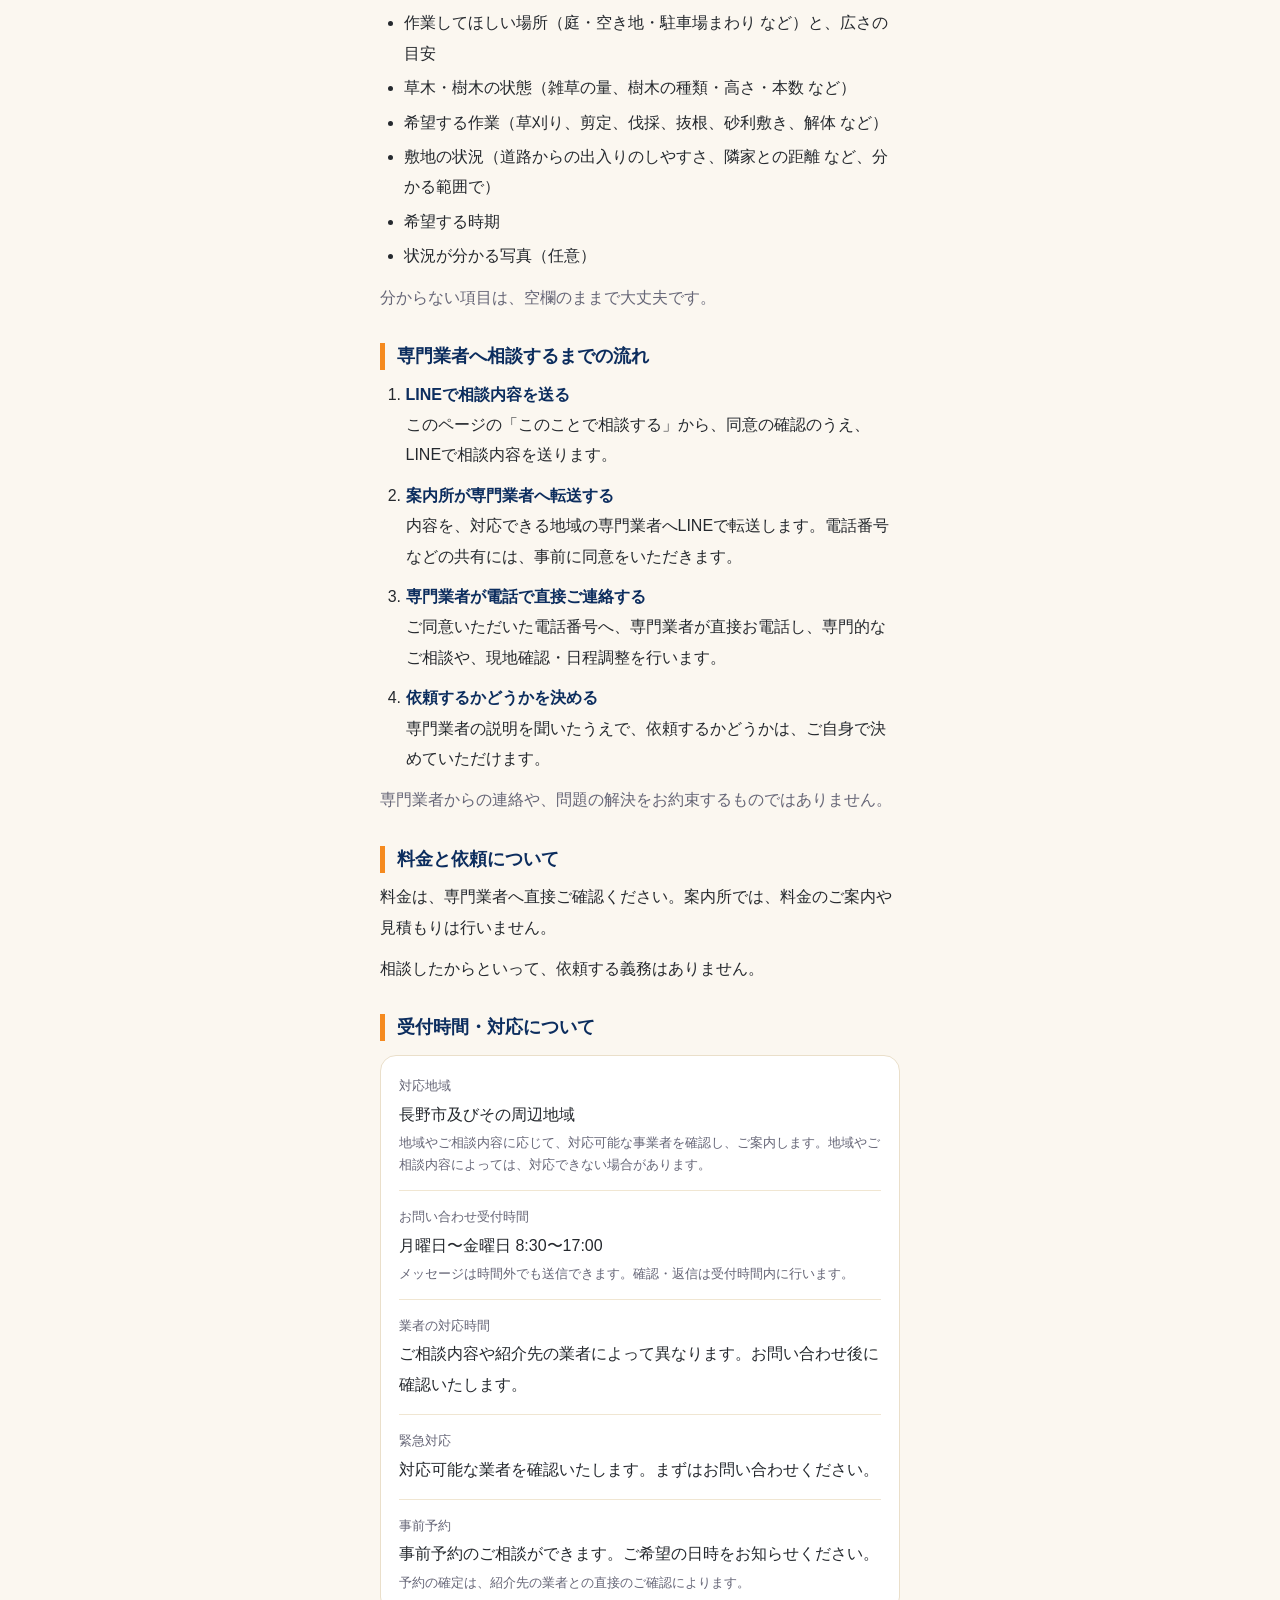
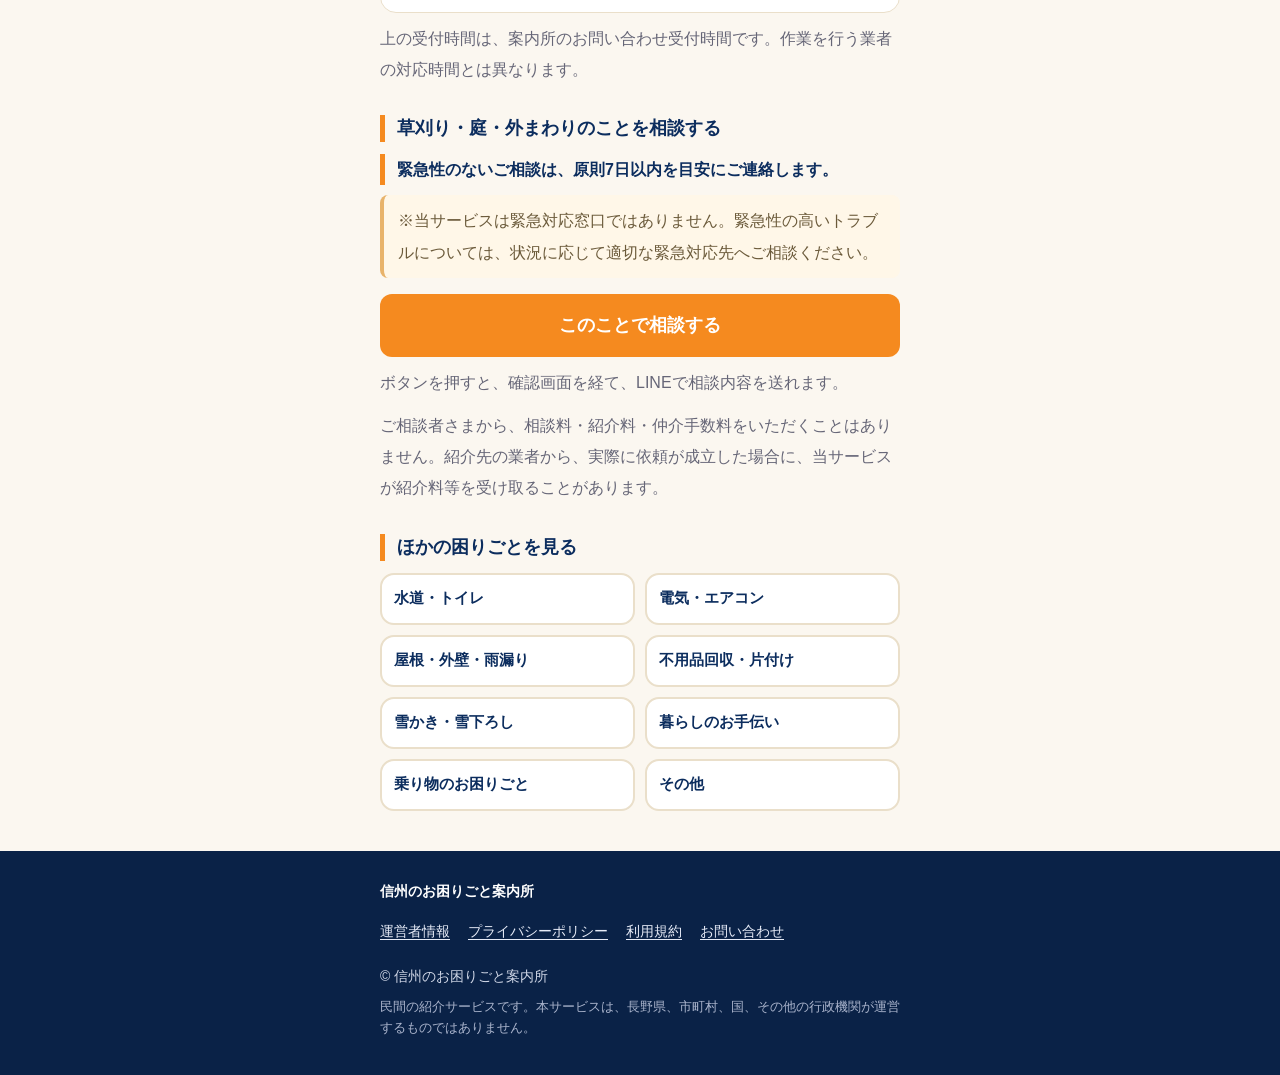
<file: garden/index.html>
<!DOCTYPE html>
<html lang="ja">
<head>
<meta charset="UTF-8">
<meta name="viewport" content="width=device-width, initial-scale=1">
<title>長野市の草刈り・庭・外まわり相談｜信州のお困りごと案内所</title>
<meta name="description" content="長野市及びその周辺地域で、草刈り・庭木の剪定・樹木の伐採や抜根・砂利敷き・防草シート・ブロック塀や物置の解体など、庭や外まわりのお困りごとを、LINEで受け付ける窓口です。内容に応じて地域の専門業者をご紹介します。料金は専門業者へ直接ご確認ください。">
<meta name="google-site-verification" content="_sIy6lcebxrXZptStOWlwZz5TiCo-oZQ7yhYe40ChH4" />
<link rel="icon" type="image/png" sizes="48x48" href="../favicon-48x48.png?v=2">
<link rel="icon" type="image/png" sizes="192x192" href="../favicon-192x192.png?v=2">
<link rel="apple-touch-icon" sizes="180x180" href="../apple-touch-icon.png?v=2">
<link rel="stylesheet" href="../site.css">
</head>
<body>
<header><div class="wrap">
<a class="logo" href="../"><svg viewBox="0 0 64 64" aria-hidden="true"><rect width="64" height="64" rx="14" fill="#0C2D5E"/><path d="M32 11 C45 11 54 18.5 54 28 C54 37.5 45 45 32 45 C29.5 45 27.5 44.7 25.5 44.2 C22.5 47.5 18.5 50 13.5 51.5 C15.5 48.5 16.5 45.5 17 42 C12.5 38.5 10 33.5 10 28 C10 18.5 19 11 32 11 Z" fill="#F58A1F" stroke="#FFFFFF" stroke-width="2.6" stroke-linejoin="round"/><circle cx="23" cy="28" r="3.6" fill="#FFFFFF"/><circle cx="32" cy="28" r="3.6" fill="#FFFFFF"/><circle cx="41" cy="28" r="3.6" fill="#FFFFFF"/></svg>信州のお困りごと案内所</a>
<nav><a href="../#howto">使い方</a><a href="../#faq">質問</a></nav>
</div></header>

<main class="catpage" data-catpage="garden"><div class="wrap doc">
<a class="back" href="../#choose">← 困りごとを選びなおす</a>
<nav class="crumb" aria-label="パンくず"><a href="../">トップ</a> ＞ 草刈り・庭・外まわり</nav>
<h1>草刈り・庭・外まわりのお困りごとを相談する</h1>
<p class="lead">草刈り、庭木や樹木の手入れ、砂利敷き、防草シート、解体など、庭や外まわりのお困りごとのご相談を、LINEで受け付けています。</p>
<p>案内所は、作業を行う事業者ではありません。ご相談内容を受け付け、相談内容に応じた地域の専門業者をご紹介する窓口です。</p>

<h2>草刈り・庭・外まわりで相談できるお困りごと</h2>
<ul>
<li>庭や空き地の草刈り・除草</li>
<li>庭木・植木の剪定</li>
<li>樹木の伐採</li>
<li>樹木の抜根</li>
<li>砂利敷き</li>
<li>防草シート</li>
<li>ブロック塀の解体</li>
<li>物置の解体・撤去</li>
</ul>
<p class="note2">これらは一例です。内容によっては、ご案内できない場合があります。高い場所での作業や、解体などは、作業の内容によって、必要な許可・資格等が異なります。</p>

<h2>相談するときに伝えておくとよい情報</h2>
<ul>
<li>作業してほしい場所（庭・空き地・駐車場まわり など）と、広さの目安</li>
<li>草木・樹木の状態（雑草の量、樹木の種類・高さ・本数 など）</li>
<li>希望する作業（草刈り、剪定、伐採、抜根、砂利敷き、解体 など）</li>
<li>敷地の状況（道路からの出入りのしやすさ、隣家との距離 など、分かる範囲で）</li>
<li>希望する時期</li>
<li>状況が分かる写真（任意）</li>
</ul>
<p class="note2">分からない項目は、空欄のままで大丈夫です。</p>

<h2>専門業者へ相談するまでの流れ</h2>
<ol>
<li><b>LINEで相談内容を送る</b><br>このページの「このことで相談する」から、同意の確認のうえ、LINEで相談内容を送ります。</li>
<li><b>案内所が専門業者へ転送する</b><br>内容を、対応できる地域の専門業者へLINEで転送します。電話番号などの共有には、事前に同意をいただきます。</li>
<li><b>専門業者が電話で直接ご連絡する</b><br>ご同意いただいた電話番号へ、専門業者が直接お電話し、専門的なご相談や、現地確認・日程調整を行います。</li>
<li><b>依頼するかどうかを決める</b><br>専門業者の説明を聞いたうえで、依頼するかどうかは、ご自身で決めていただけます。</li>
</ol>
<p class="note2">専門業者からの連絡や、問題の解決をお約束するものではありません。</p>

<h2>料金と依頼について</h2>
<p>料金は、専門業者へ直接ご確認ください。案内所では、料金のご案内や見積もりは行いません。</p>
<p>相談したからといって、依頼する義務はありません。</p>

<h2>草刈り・庭・外まわりのことを相談する</h2>
<div id="dyn-top"></div>
<button class="btn consult" type="button" data-cat="garden">このことで相談する</button>
<p class="note2">ボタンを押すと、確認画面を経て、LINEで相談内容を送れます。</p>
<div id="dyn-fee"></div>

<h2>ほかの困りごとを見る</h2>
<nav class="chips" aria-label="ほかのカテゴリー">
<a class="chip" href="../water/"><span>水道・トイレ</span></a>
<a class="chip" href="../electric/"><span>電気・エアコン</span></a>
<a class="chip" href="../roof/"><span>屋根・外壁・雨漏り</span></a>
<a class="chip" href="../clean/"><span>不用品回収・片付け</span></a>
<a class="chip" href="../snow/"><span>雪かき・雪下ろし</span></a>
<a class="chip" href="../help/"><span>暮らしのお手伝い</span></a>
<a class="chip" href="../vehicle/"><span>乗り物のお困りごと</span></a>
<a class="chip" href="../#cat=other"><span>その他</span></a>
</nav>
</div></main>

<footer><div class="wrap">
<p style="color:#fff;font-weight:700;margin-bottom:6px">信州のお困りごと案内所</p>
<nav class="flinks" aria-label="フッター">
<a href="../#about">運営者情報</a>
<a href="../#privacy">プライバシーポリシー</a>
<a href="../#terms">利用規約</a>
<a href="../#contact">お問い合わせ</a>
</nav>
<p style="margin-top:10px">© 信州のお困りごと案内所</p>
</div></footer>

<script>window.ROOT="../";</script>
<script src="../site.js"></script>
</body>
</html>
</file>
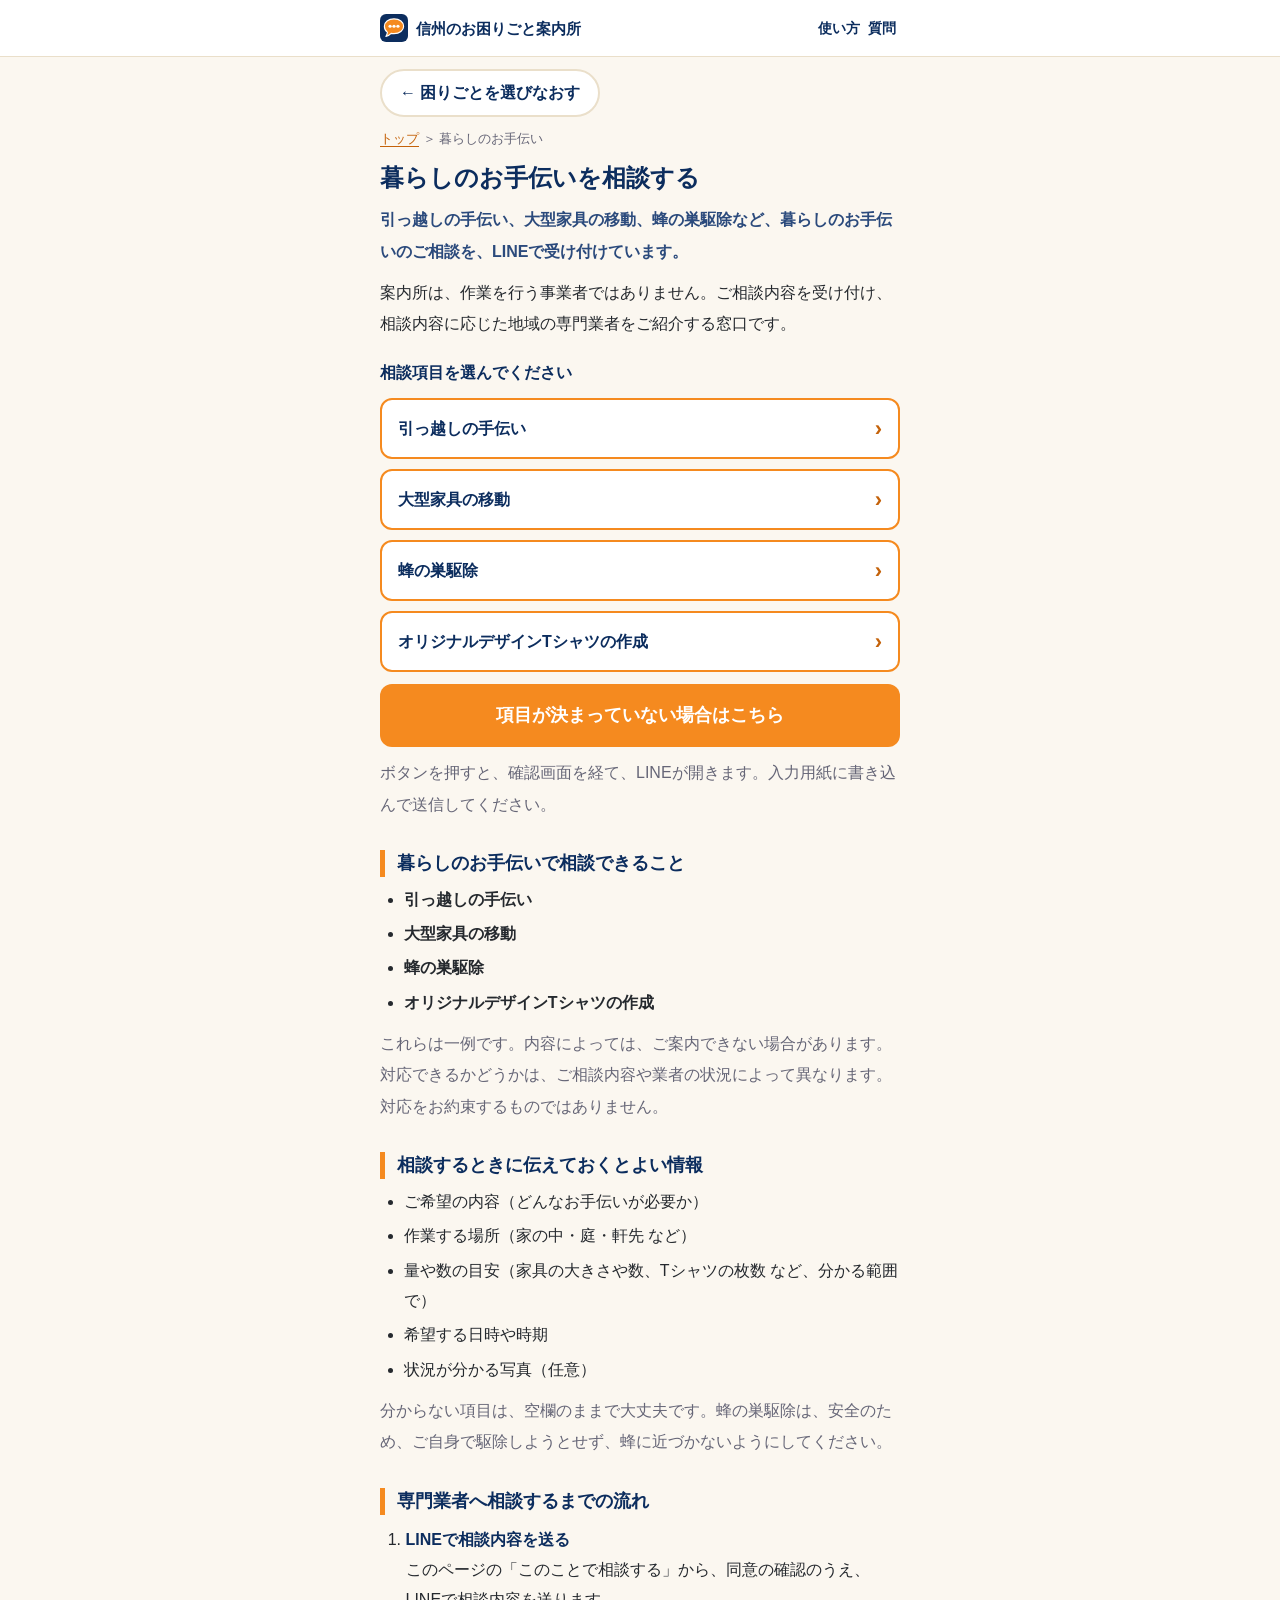
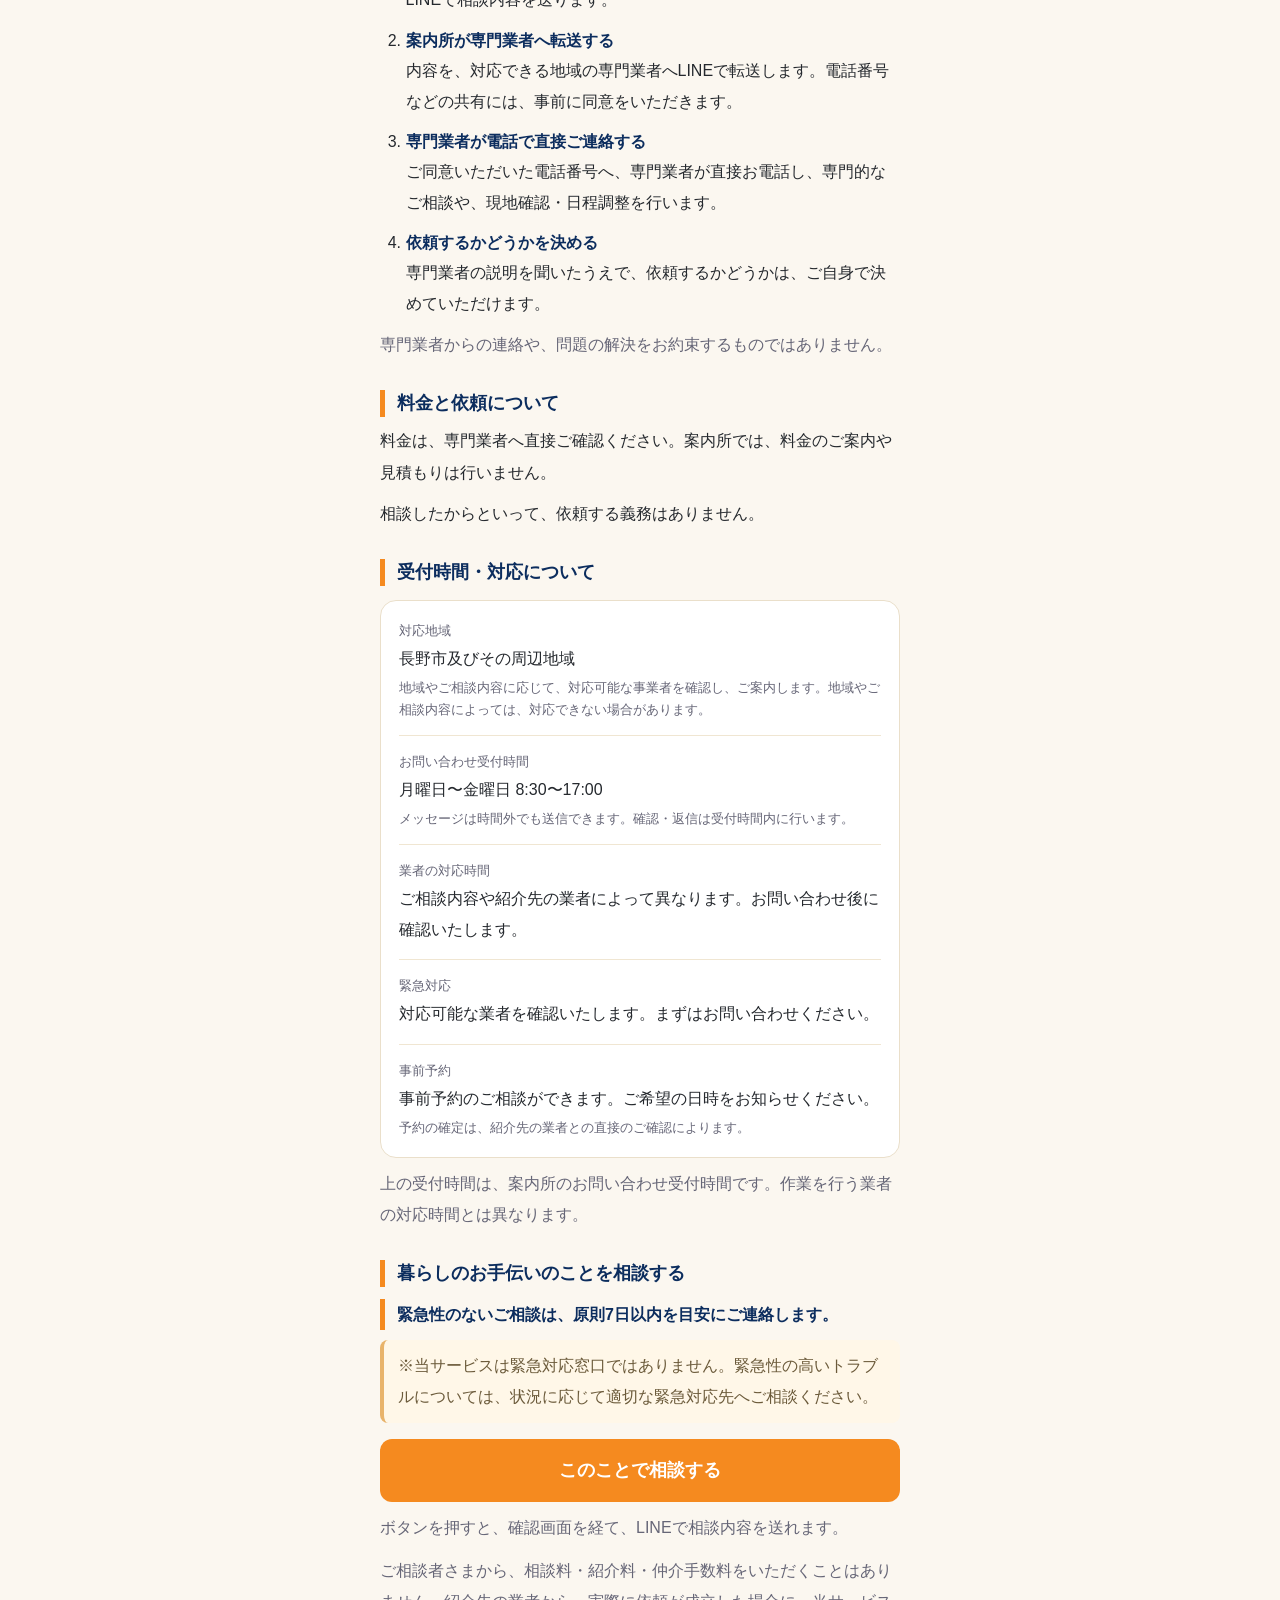
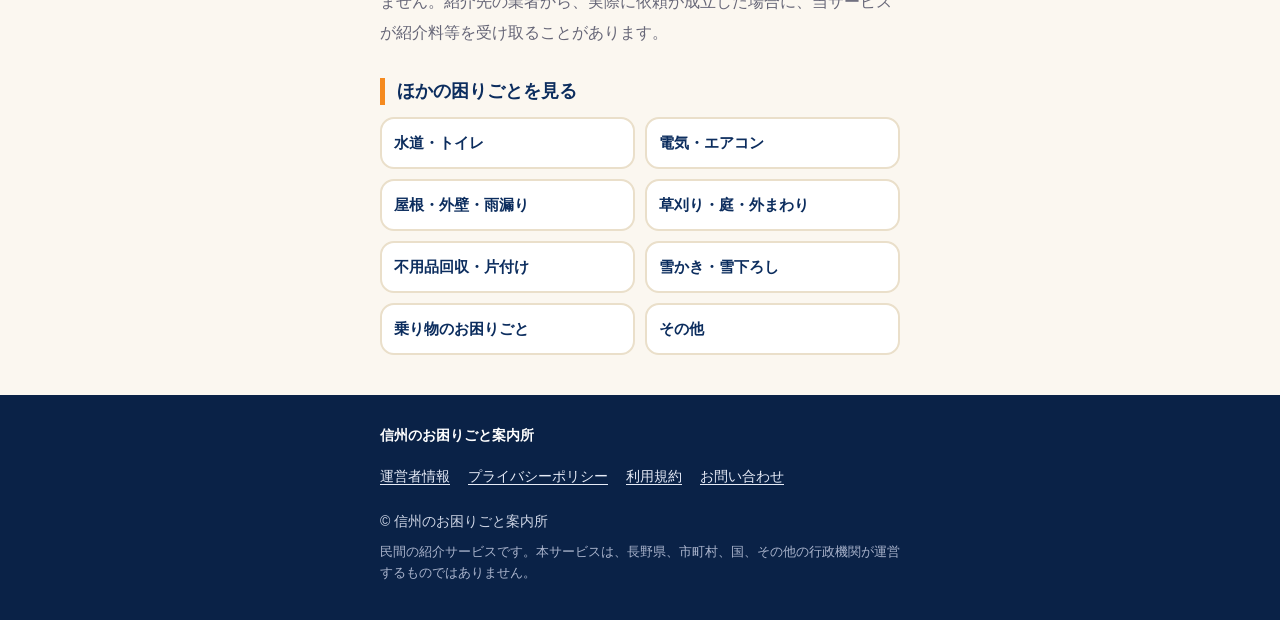
<file: help/index.html>
<!DOCTYPE html>
<html lang="ja">
<head>
<meta charset="UTF-8">
<meta name="viewport" content="width=device-width, initial-scale=1">
<title>長野市の暮らしのお手伝い相談｜信州のお困りごと案内所</title>
<meta name="description" content="長野市及びその周辺地域で、引っ越しの手伝い・大型家具の移動・蜂の巣駆除・オリジナルデザインTシャツの作成など、暮らしのお手伝いのご相談を、LINEで受け付ける窓口です。内容に応じて地域の専門業者をご紹介します。料金は専門業者へ直接ご確認ください。">
<meta name="google-site-verification" content="_sIy6lcebxrXZptStOWlwZz5TiCo-oZQ7yhYe40ChH4" />
<link rel="icon" type="image/png" sizes="48x48" href="../favicon-48x48.png?v=2">
<link rel="icon" type="image/png" sizes="192x192" href="../favicon-192x192.png?v=2">
<link rel="apple-touch-icon" sizes="180x180" href="../apple-touch-icon.png?v=2">
<link rel="stylesheet" href="../site.css">
</head>
<body>
<header><div class="wrap">
<a class="logo" href="../"><svg viewBox="0 0 64 64" aria-hidden="true"><rect width="64" height="64" rx="14" fill="#0C2D5E"/><path d="M32 11 C45 11 54 18.5 54 28 C54 37.5 45 45 32 45 C29.5 45 27.5 44.7 25.5 44.2 C22.5 47.5 18.5 50 13.5 51.5 C15.5 48.5 16.5 45.5 17 42 C12.5 38.5 10 33.5 10 28 C10 18.5 19 11 32 11 Z" fill="#F58A1F" stroke="#FFFFFF" stroke-width="2.6" stroke-linejoin="round"/><circle cx="23" cy="28" r="3.6" fill="#FFFFFF"/><circle cx="32" cy="28" r="3.6" fill="#FFFFFF"/><circle cx="41" cy="28" r="3.6" fill="#FFFFFF"/></svg>信州のお困りごと案内所</a>
<nav><a href="../#howto">使い方</a><a href="../#faq">質問</a></nav>
</div></header>

<main class="catpage" data-catpage="help"><div class="wrap doc">
<a class="back" href="../#choose">← 困りごとを選びなおす</a>
<nav class="crumb" aria-label="パンくず"><a href="../">トップ</a> ＞ 暮らしのお手伝い</nav>
<h1>暮らしのお手伝いを相談する</h1>
<p class="lead">引っ越しの手伝い、大型家具の移動、蜂の巣駆除など、暮らしのお手伝いのご相談を、LINEで受け付けています。</p>
<p>案内所は、作業を行う事業者ではありません。ご相談内容を受け付け、相談内容に応じた地域の専門業者をご紹介する窓口です。</p>

<h2>暮らしのお手伝いで相談できること</h2>
<ul>
<li><b>引っ越しの手伝い</b></li>
<li><b>大型家具の移動</b></li>
<li><b>蜂の巣駆除</b></li>
<li><b>オリジナルデザインTシャツの作成</b></li>
</ul>
<p class="note2">これらは一例です。内容によっては、ご案内できない場合があります。対応できるかどうかは、ご相談内容や業者の状況によって異なります。対応をお約束するものではありません。</p>

<h2>相談するときに伝えておくとよい情報</h2>
<ul>
<li>ご希望の内容（どんなお手伝いが必要か）</li>
<li>作業する場所（家の中・庭・軒先 など）</li>
<li>量や数の目安（家具の大きさや数、Tシャツの枚数 など、分かる範囲で）</li>
<li>希望する日時や時期</li>
<li>状況が分かる写真（任意）</li>
</ul>
<p class="note2">分からない項目は、空欄のままで大丈夫です。蜂の巣駆除は、安全のため、ご自身で駆除しようとせず、蜂に近づかないようにしてください。</p>

<h2>専門業者へ相談するまでの流れ</h2>
<ol>
<li><b>LINEで相談内容を送る</b><br>このページの「このことで相談する」から、同意の確認のうえ、LINEで相談内容を送ります。</li>
<li><b>案内所が専門業者へ転送する</b><br>内容を、対応できる地域の専門業者へLINEで転送します。電話番号などの共有には、事前に同意をいただきます。</li>
<li><b>専門業者が電話で直接ご連絡する</b><br>ご同意いただいた電話番号へ、専門業者が直接お電話し、専門的なご相談や、現地確認・日程調整を行います。</li>
<li><b>依頼するかどうかを決める</b><br>専門業者の説明を聞いたうえで、依頼するかどうかは、ご自身で決めていただけます。</li>
</ol>
<p class="note2">専門業者からの連絡や、問題の解決をお約束するものではありません。</p>

<h2>料金と依頼について</h2>
<p>料金は、専門業者へ直接ご確認ください。案内所では、料金のご案内や見積もりは行いません。</p>
<p>相談したからといって、依頼する義務はありません。</p>

<h2>暮らしのお手伝いのことを相談する</h2>
<div id="dyn-top"></div>
<button class="btn consult" type="button" data-cat="help">このことで相談する</button>
<p class="note2">ボタンを押すと、確認画面を経て、LINEで相談内容を送れます。</p>
<div id="dyn-fee"></div>

<h2>ほかの困りごとを見る</h2>
<nav class="chips" aria-label="ほかのカテゴリー">
<a class="chip" href="../water/"><span>水道・トイレ</span></a>
<a class="chip" href="../electric/"><span>電気・エアコン</span></a>
<a class="chip" href="../roof/"><span>屋根・外壁・雨漏り</span></a>
<a class="chip" href="../garden/"><span>草刈り・庭・外まわり</span></a>
<a class="chip" href="../clean/"><span>不用品回収・片付け</span></a>
<a class="chip" href="../snow/"><span>雪かき・雪下ろし</span></a>
<a class="chip" href="../vehicle/"><span>乗り物のお困りごと</span></a>
<a class="chip" href="../#cat=other"><span>その他</span></a>
</nav>
</div></main>

<footer><div class="wrap">
<p style="color:#fff;font-weight:700;margin-bottom:6px">信州のお困りごと案内所</p>
<nav class="flinks" aria-label="フッター">
<a href="../#about">運営者情報</a>
<a href="../#privacy">プライバシーポリシー</a>
<a href="../#terms">利用規約</a>
<a href="../#contact">お問い合わせ</a>
</nav>
<p style="margin-top:10px">© 信州のお困りごと案内所</p>
</div></footer>

<script>window.ROOT="../";</script>
<script src="../site.js"></script>
</body>
</html>
</file>
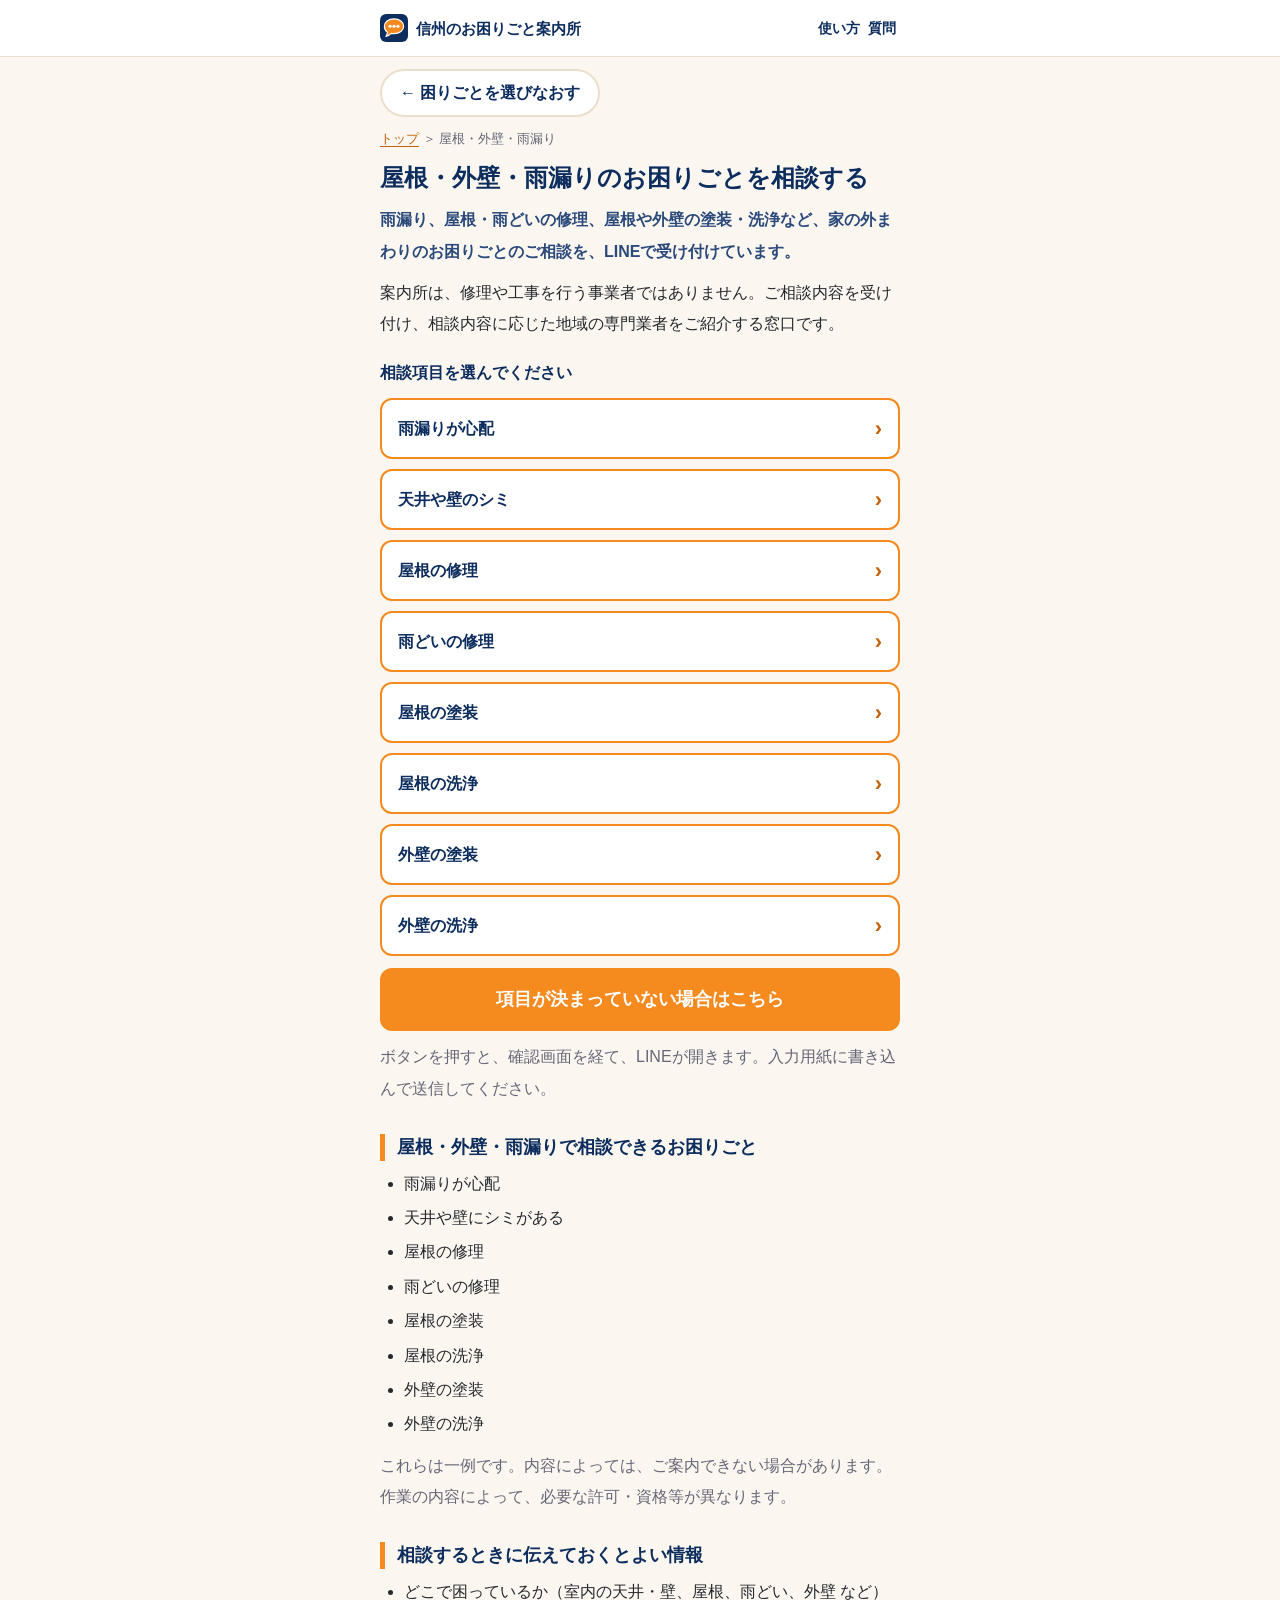
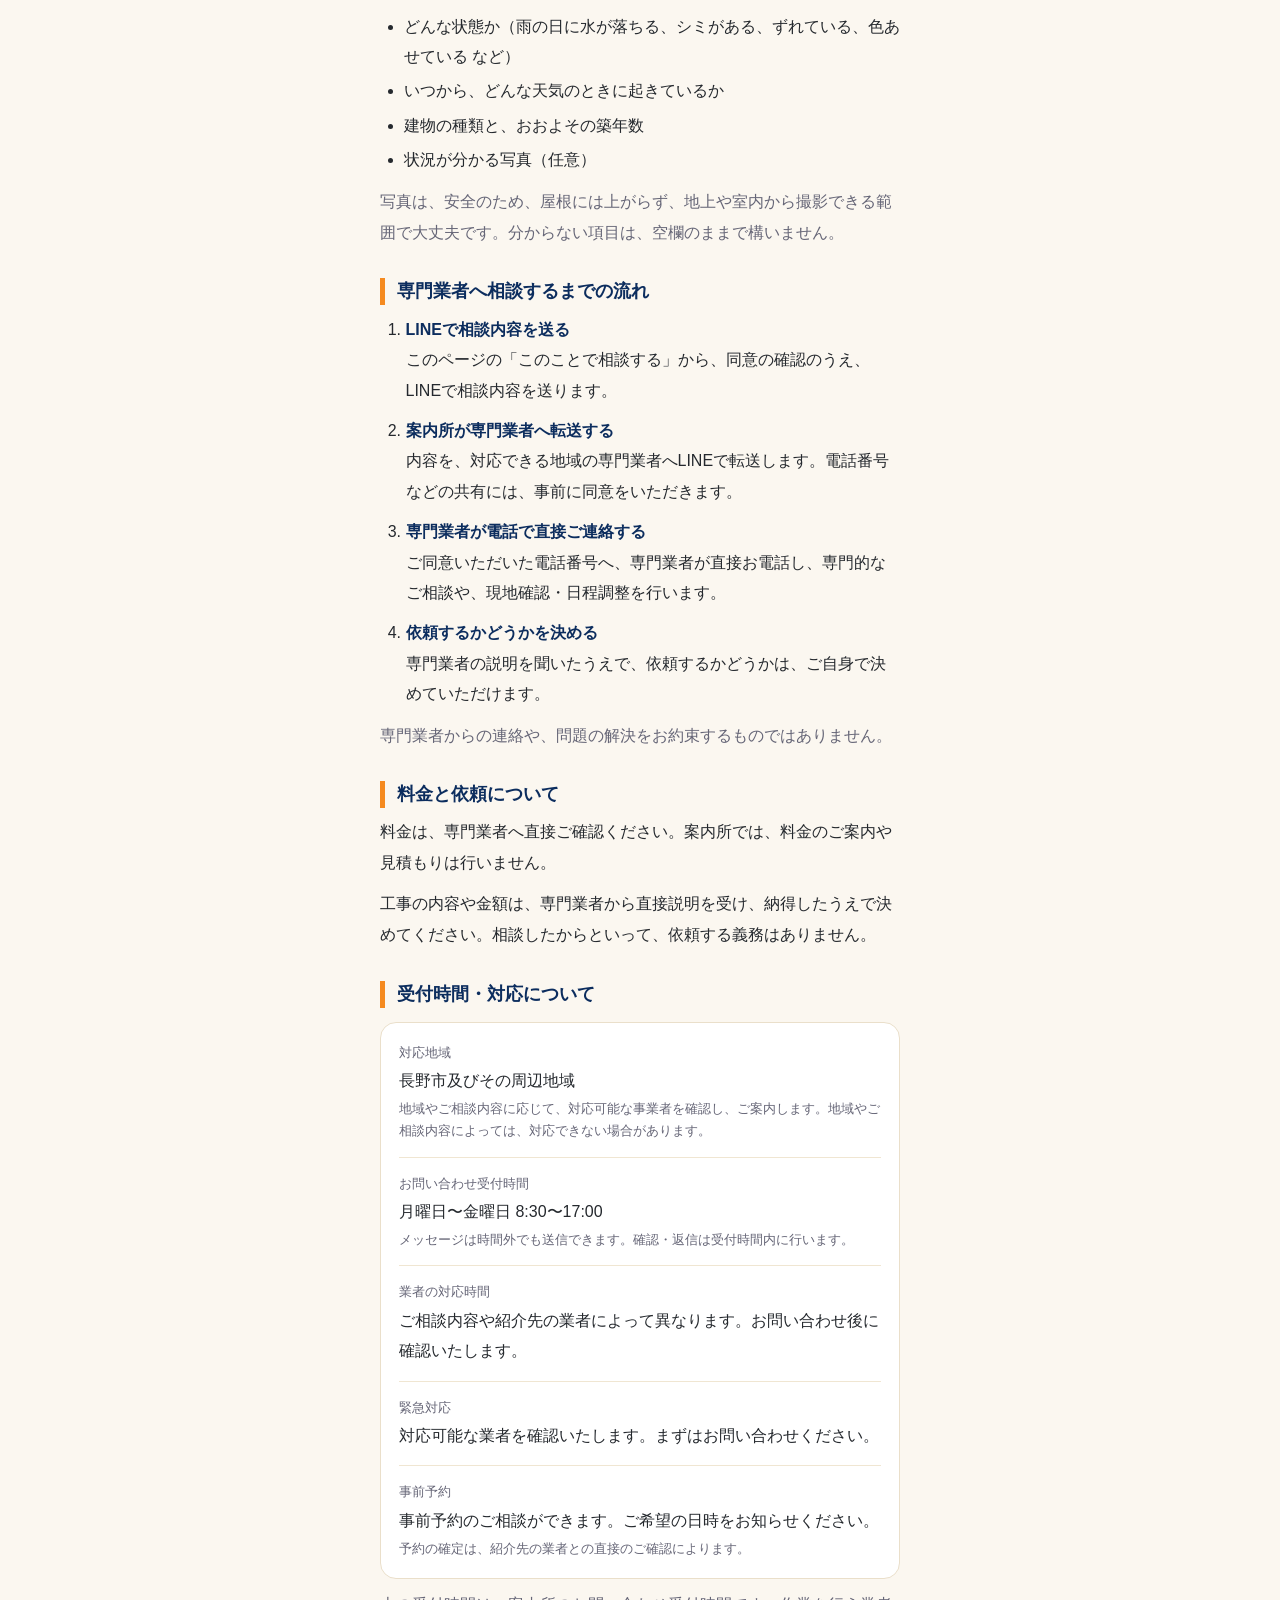
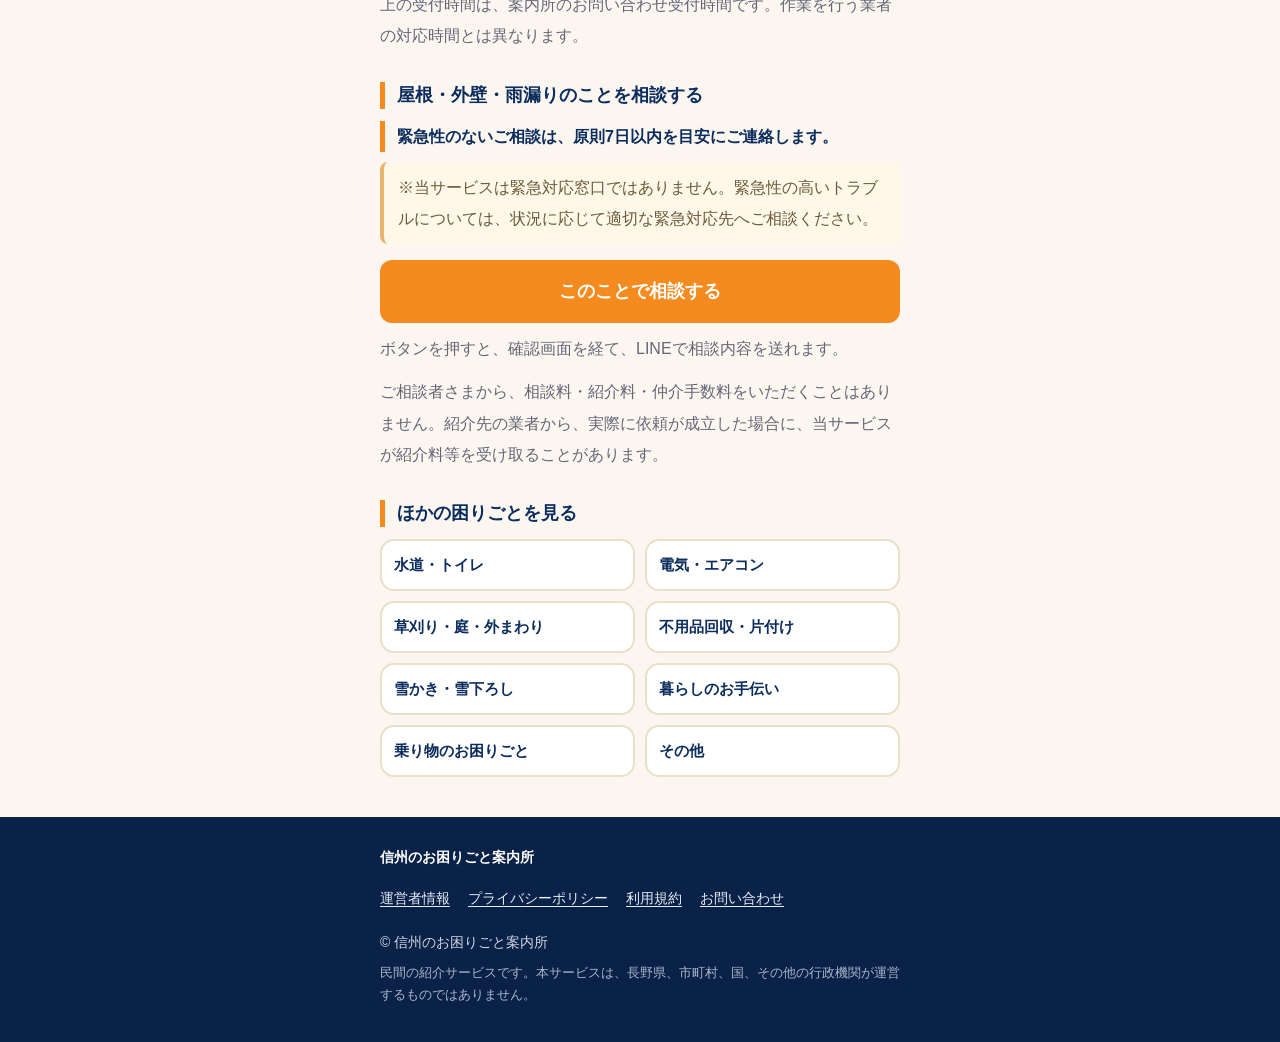
<file: roof/index.html>
<!DOCTYPE html>
<html lang="ja">
<head>
<meta charset="UTF-8">
<meta name="viewport" content="width=device-width, initial-scale=1">
<title>長野市の屋根・外壁・雨漏り相談｜信州のお困りごと案内所</title>
<meta name="description" content="長野市及びその周辺地域で、雨漏り・屋根や雨どいの修理・屋根や外壁の塗装や洗浄など、家の外まわりのお困りごとを、LINEで受け付ける窓口です。内容に応じて地域の専門業者をご紹介します。料金は専門業者へ直接ご確認ください。">
<meta name="google-site-verification" content="_sIy6lcebxrXZptStOWlwZz5TiCo-oZQ7yhYe40ChH4" />
<link rel="icon" type="image/png" sizes="48x48" href="../favicon-48x48.png?v=2">
<link rel="icon" type="image/png" sizes="192x192" href="../favicon-192x192.png?v=2">
<link rel="apple-touch-icon" sizes="180x180" href="../apple-touch-icon.png?v=2">
<link rel="stylesheet" href="../site.css">
</head>
<body>
<header><div class="wrap">
<a class="logo" href="../"><svg viewBox="0 0 64 64" aria-hidden="true"><rect width="64" height="64" rx="14" fill="#0C2D5E"/><path d="M32 11 C45 11 54 18.5 54 28 C54 37.5 45 45 32 45 C29.5 45 27.5 44.7 25.5 44.2 C22.5 47.5 18.5 50 13.5 51.5 C15.5 48.5 16.5 45.5 17 42 C12.5 38.5 10 33.5 10 28 C10 18.5 19 11 32 11 Z" fill="#F58A1F" stroke="#FFFFFF" stroke-width="2.6" stroke-linejoin="round"/><circle cx="23" cy="28" r="3.6" fill="#FFFFFF"/><circle cx="32" cy="28" r="3.6" fill="#FFFFFF"/><circle cx="41" cy="28" r="3.6" fill="#FFFFFF"/></svg>信州のお困りごと案内所</a>
<nav><a href="../#howto">使い方</a><a href="../#faq">質問</a></nav>
</div></header>

<main class="catpage" data-catpage="roof"><div class="wrap doc">
<a class="back" href="../#choose">← 困りごとを選びなおす</a>
<nav class="crumb" aria-label="パンくず"><a href="../">トップ</a> ＞ 屋根・外壁・雨漏り</nav>
<h1>屋根・外壁・雨漏りのお困りごとを相談する</h1>
<p class="lead">雨漏り、屋根・雨どいの修理、屋根や外壁の塗装・洗浄など、家の外まわりのお困りごとのご相談を、LINEで受け付けています。</p>
<p>案内所は、修理や工事を行う事業者ではありません。ご相談内容を受け付け、相談内容に応じた地域の専門業者をご紹介する窓口です。</p>

<h2>屋根・外壁・雨漏りで相談できるお困りごと</h2>
<ul>
<li>雨漏りが心配</li>
<li>天井や壁にシミがある</li>
<li>屋根の修理</li>
<li>雨どいの修理</li>
<li>屋根の塗装</li>
<li>屋根の洗浄</li>
<li>外壁の塗装</li>
<li>外壁の洗浄</li>
</ul>
<p class="note2">これらは一例です。内容によっては、ご案内できない場合があります。作業の内容によって、必要な許可・資格等が異なります。</p>

<h2>相談するときに伝えておくとよい情報</h2>
<ul>
<li>どこで困っているか（室内の天井・壁、屋根、雨どい、外壁 など）</li>
<li>どんな状態か（雨の日に水が落ちる、シミがある、ずれている、色あせている など）</li>
<li>いつから、どんな天気のときに起きているか</li>
<li>建物の種類と、おおよその築年数</li>
<li>状況が分かる写真（任意）</li>
</ul>
<p class="note2">写真は、安全のため、屋根には上がらず、地上や室内から撮影できる範囲で大丈夫です。分からない項目は、空欄のままで構いません。</p>

<h2>専門業者へ相談するまでの流れ</h2>
<ol>
<li><b>LINEで相談内容を送る</b><br>このページの「このことで相談する」から、同意の確認のうえ、LINEで相談内容を送ります。</li>
<li><b>案内所が専門業者へ転送する</b><br>内容を、対応できる地域の専門業者へLINEで転送します。電話番号などの共有には、事前に同意をいただきます。</li>
<li><b>専門業者が電話で直接ご連絡する</b><br>ご同意いただいた電話番号へ、専門業者が直接お電話し、専門的なご相談や、現地確認・日程調整を行います。</li>
<li><b>依頼するかどうかを決める</b><br>専門業者の説明を聞いたうえで、依頼するかどうかは、ご自身で決めていただけます。</li>
</ol>
<p class="note2">専門業者からの連絡や、問題の解決をお約束するものではありません。</p>

<h2>料金と依頼について</h2>
<p>料金は、専門業者へ直接ご確認ください。案内所では、料金のご案内や見積もりは行いません。</p>
<p>工事の内容や金額は、専門業者から直接説明を受け、納得したうえで決めてください。相談したからといって、依頼する義務はありません。</p>

<h2>屋根・外壁・雨漏りのことを相談する</h2>
<div id="dyn-top"></div>
<button class="btn consult" type="button" data-cat="roof">このことで相談する</button>
<p class="note2">ボタンを押すと、確認画面を経て、LINEで相談内容を送れます。</p>
<div id="dyn-fee"></div>

<h2>ほかの困りごとを見る</h2>
<nav class="chips" aria-label="ほかのカテゴリー">
<a class="chip" href="../water/"><span>水道・トイレ</span></a>
<a class="chip" href="../electric/"><span>電気・エアコン</span></a>
<a class="chip" href="../garden/"><span>草刈り・庭・外まわり</span></a>
<a class="chip" href="../clean/"><span>不用品回収・片付け</span></a>
<a class="chip" href="../snow/"><span>雪かき・雪下ろし</span></a>
<a class="chip" href="../help/"><span>暮らしのお手伝い</span></a>
<a class="chip" href="../vehicle/"><span>乗り物のお困りごと</span></a>
<a class="chip" href="../#cat=other"><span>その他</span></a>
</nav>
</div></main>

<footer><div class="wrap">
<p style="color:#fff;font-weight:700;margin-bottom:6px">信州のお困りごと案内所</p>
<nav class="flinks" aria-label="フッター">
<a href="../#about">運営者情報</a>
<a href="../#privacy">プライバシーポリシー</a>
<a href="../#terms">利用規約</a>
<a href="../#contact">お問い合わせ</a>
</nav>
<p style="margin-top:10px">© 信州のお困りごと案内所</p>
</div></footer>

<script>window.ROOT="../";</script>
<script src="../site.js"></script>
</body>
</html>
</file>
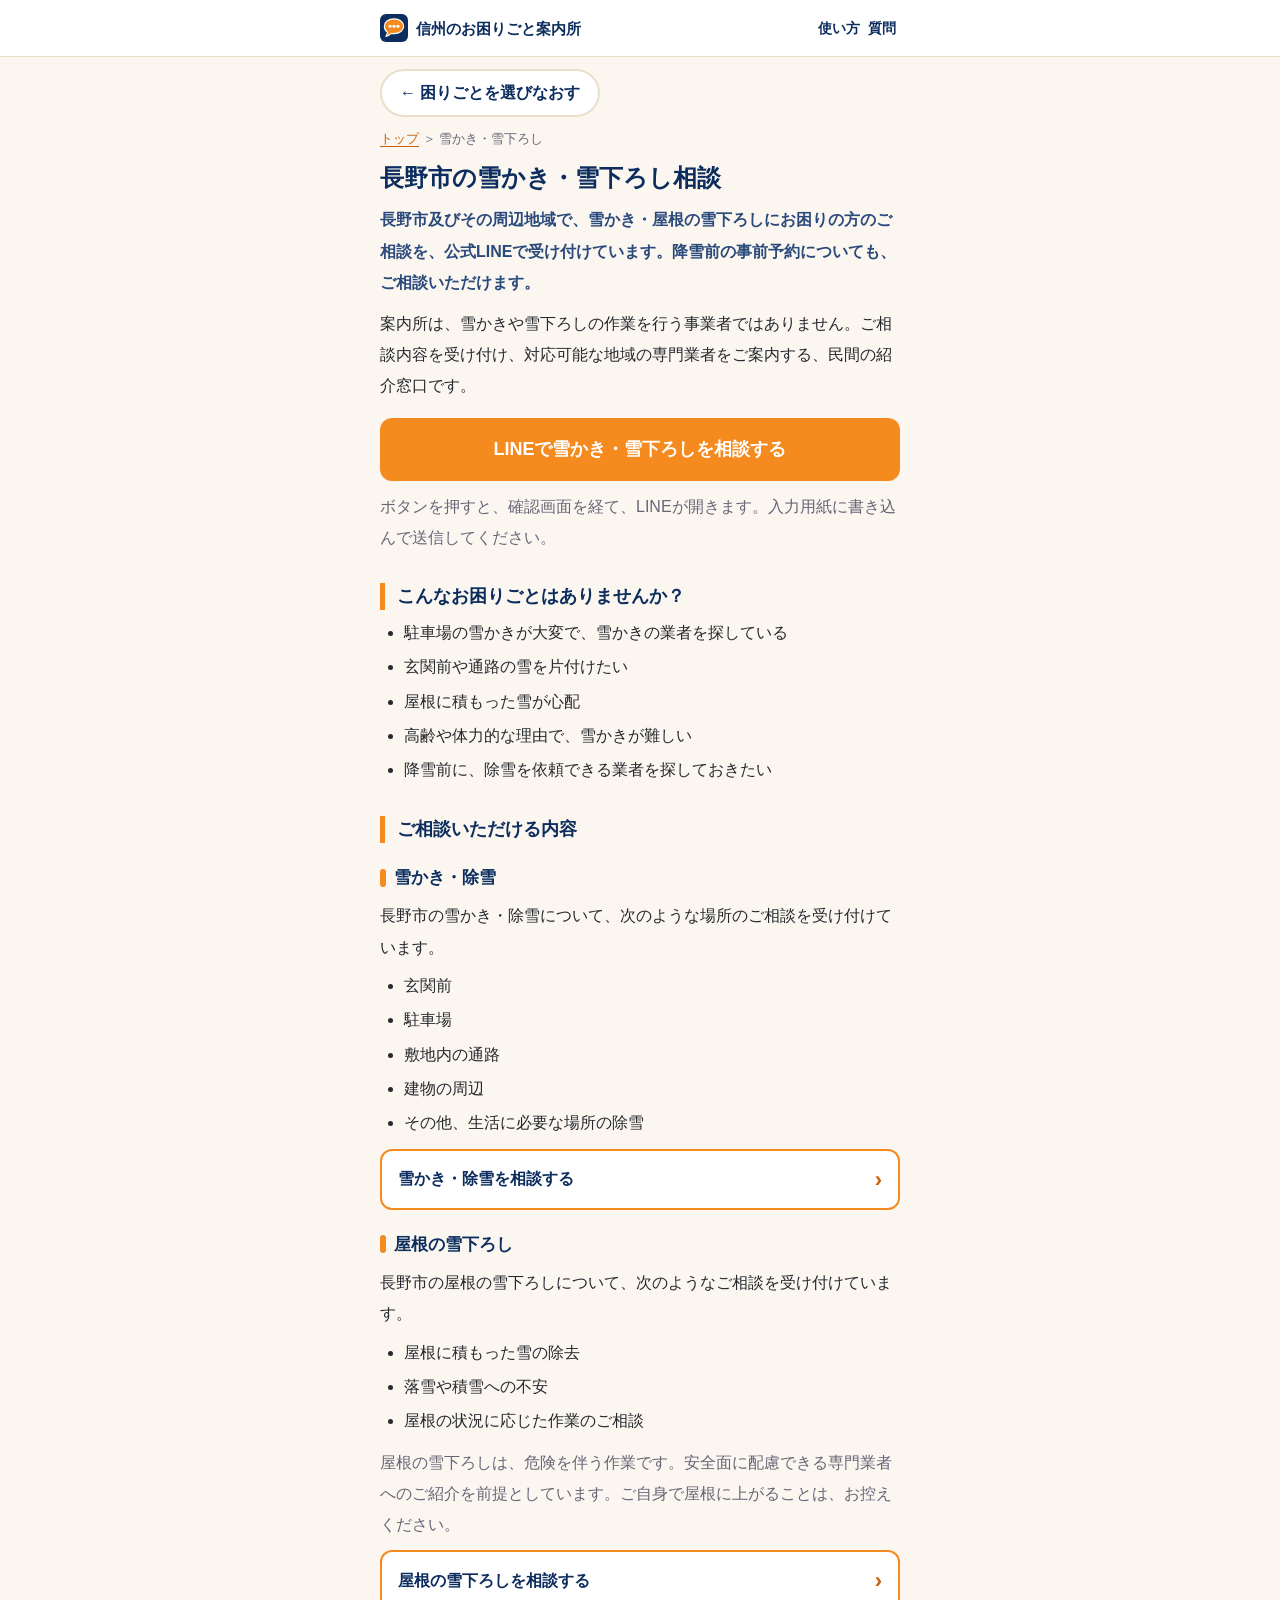
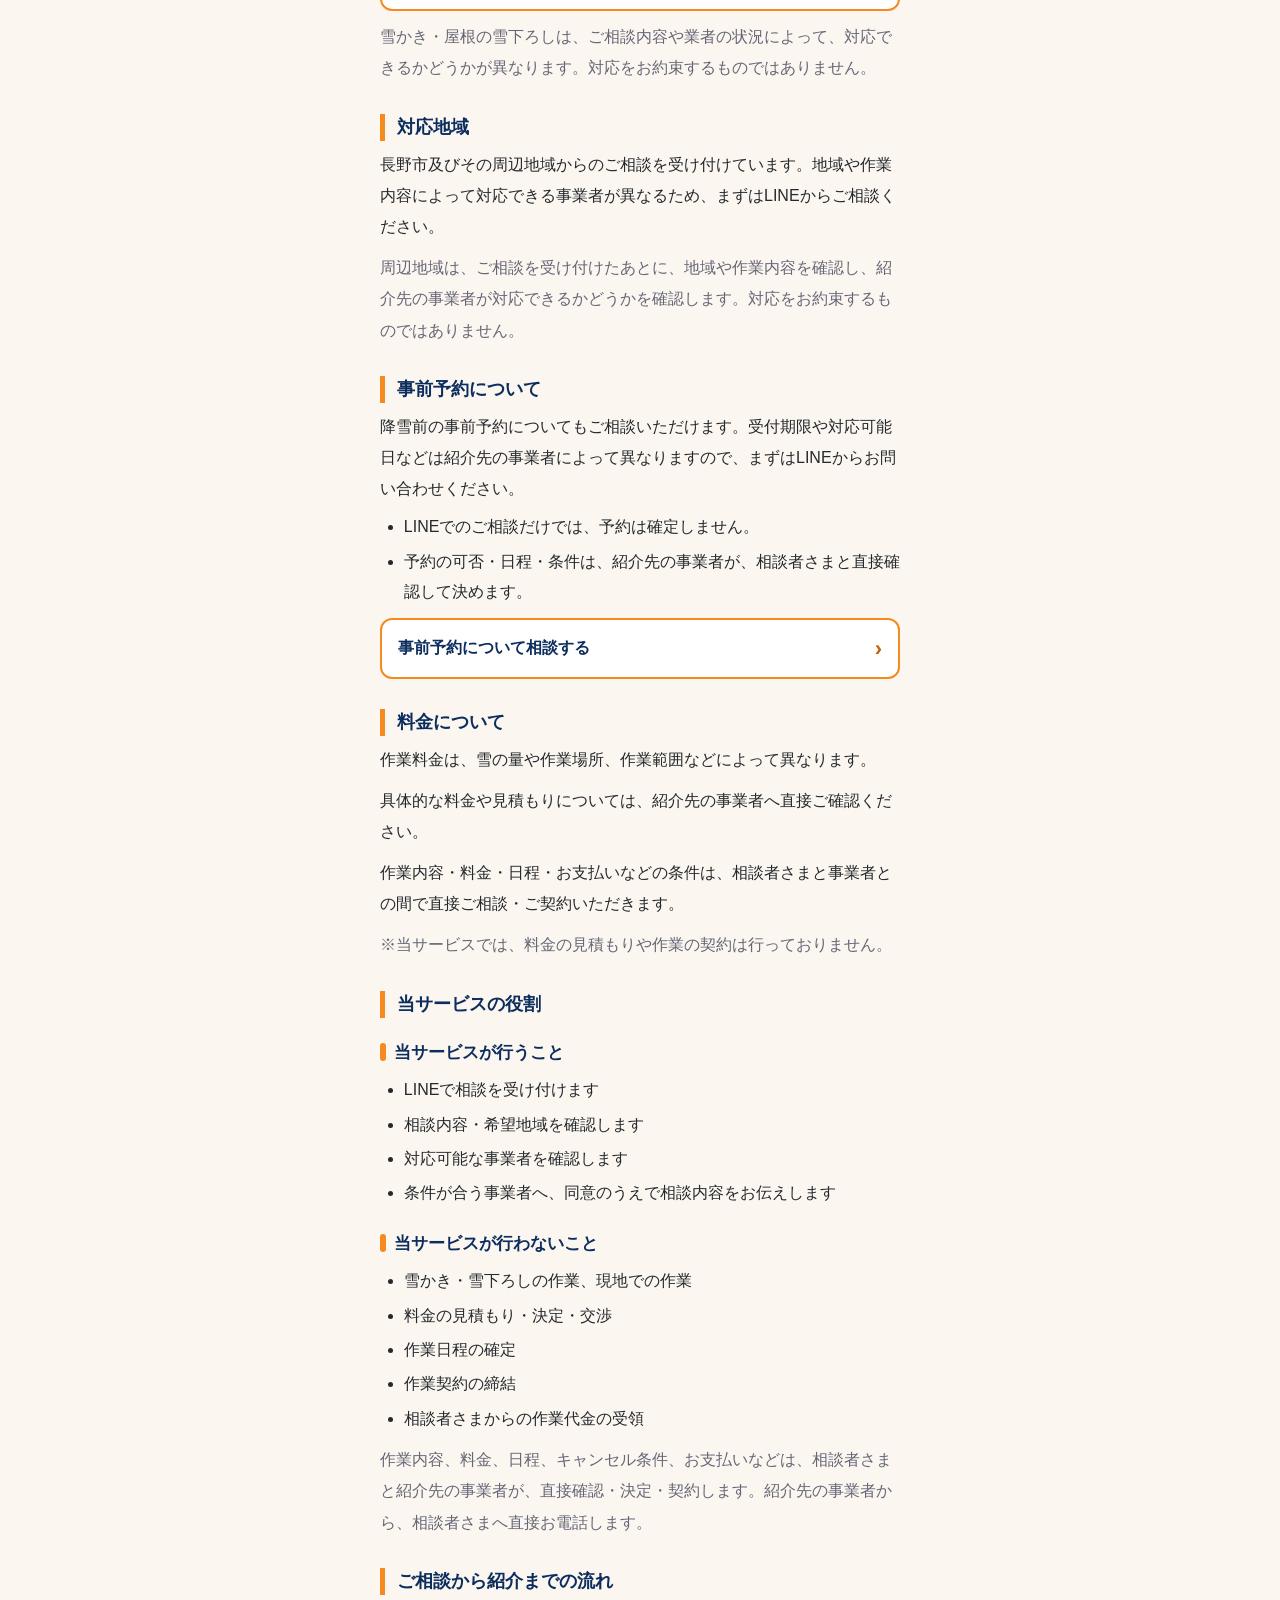
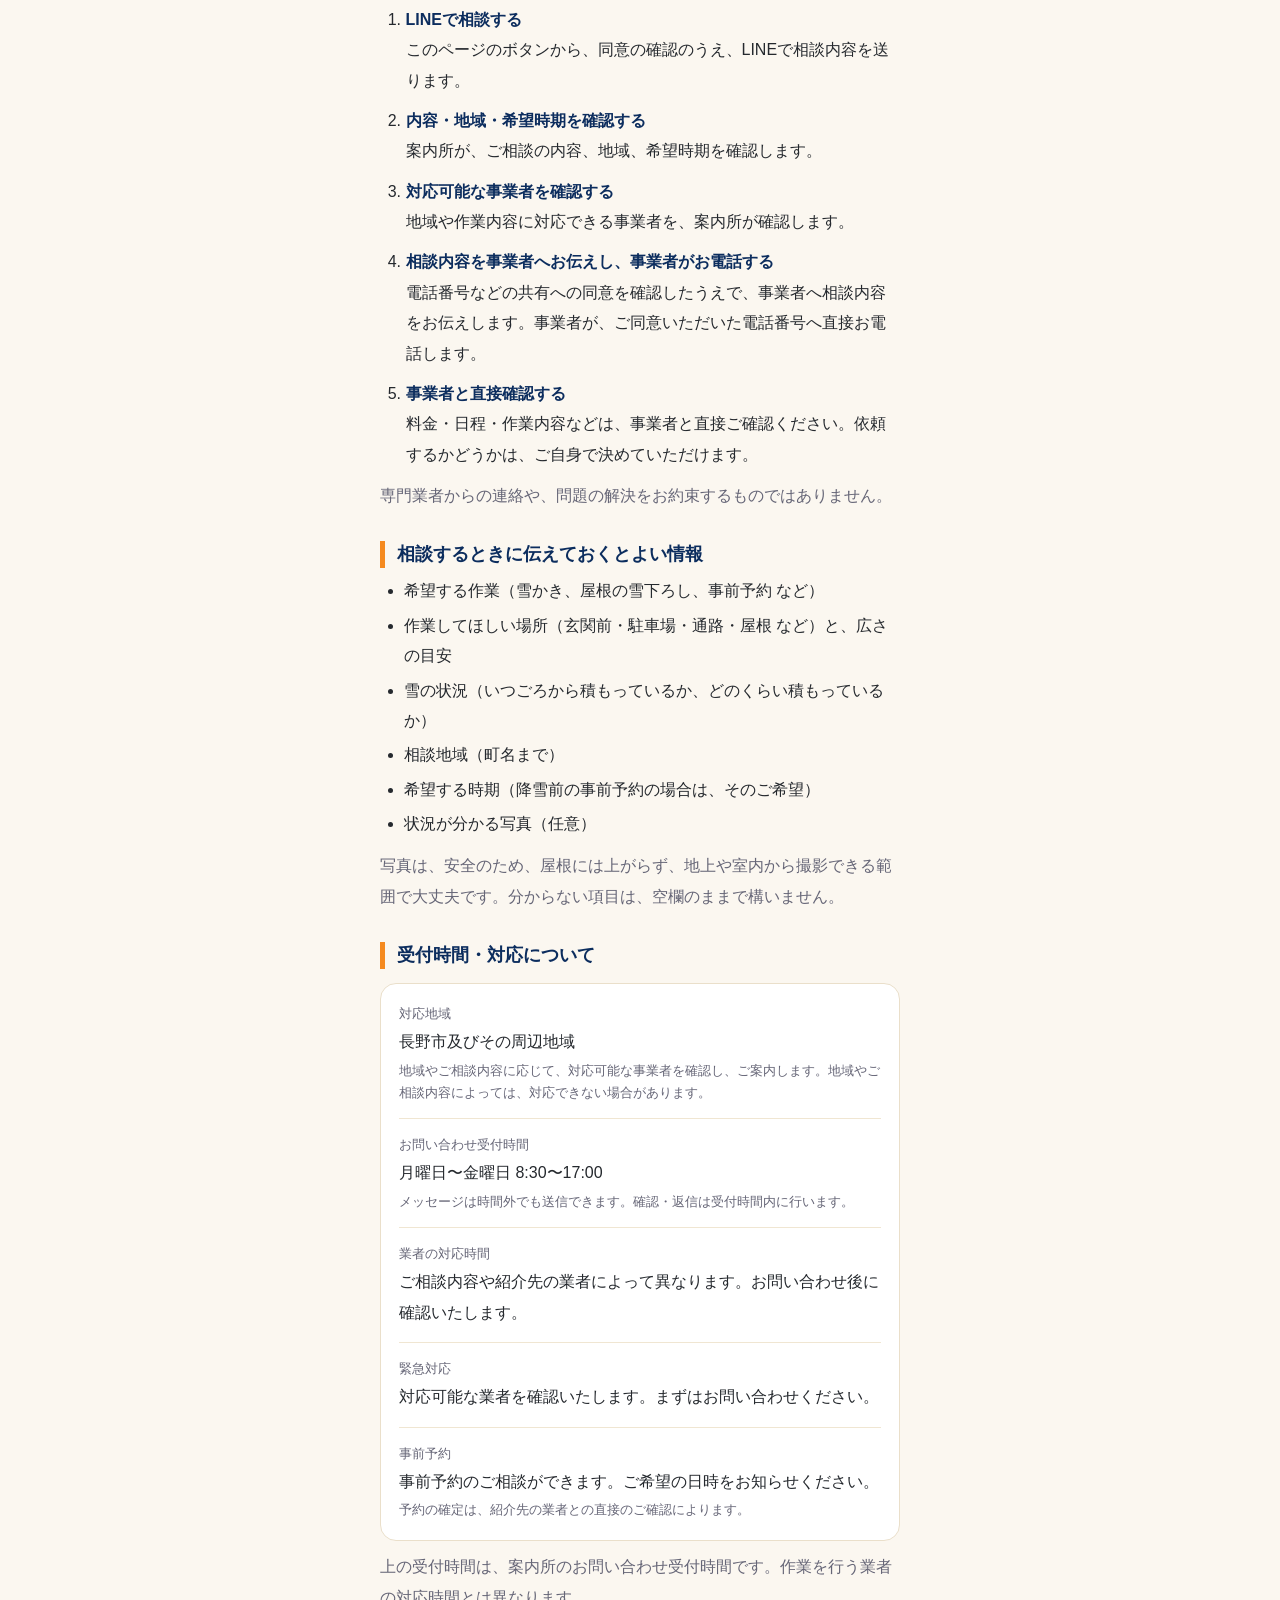
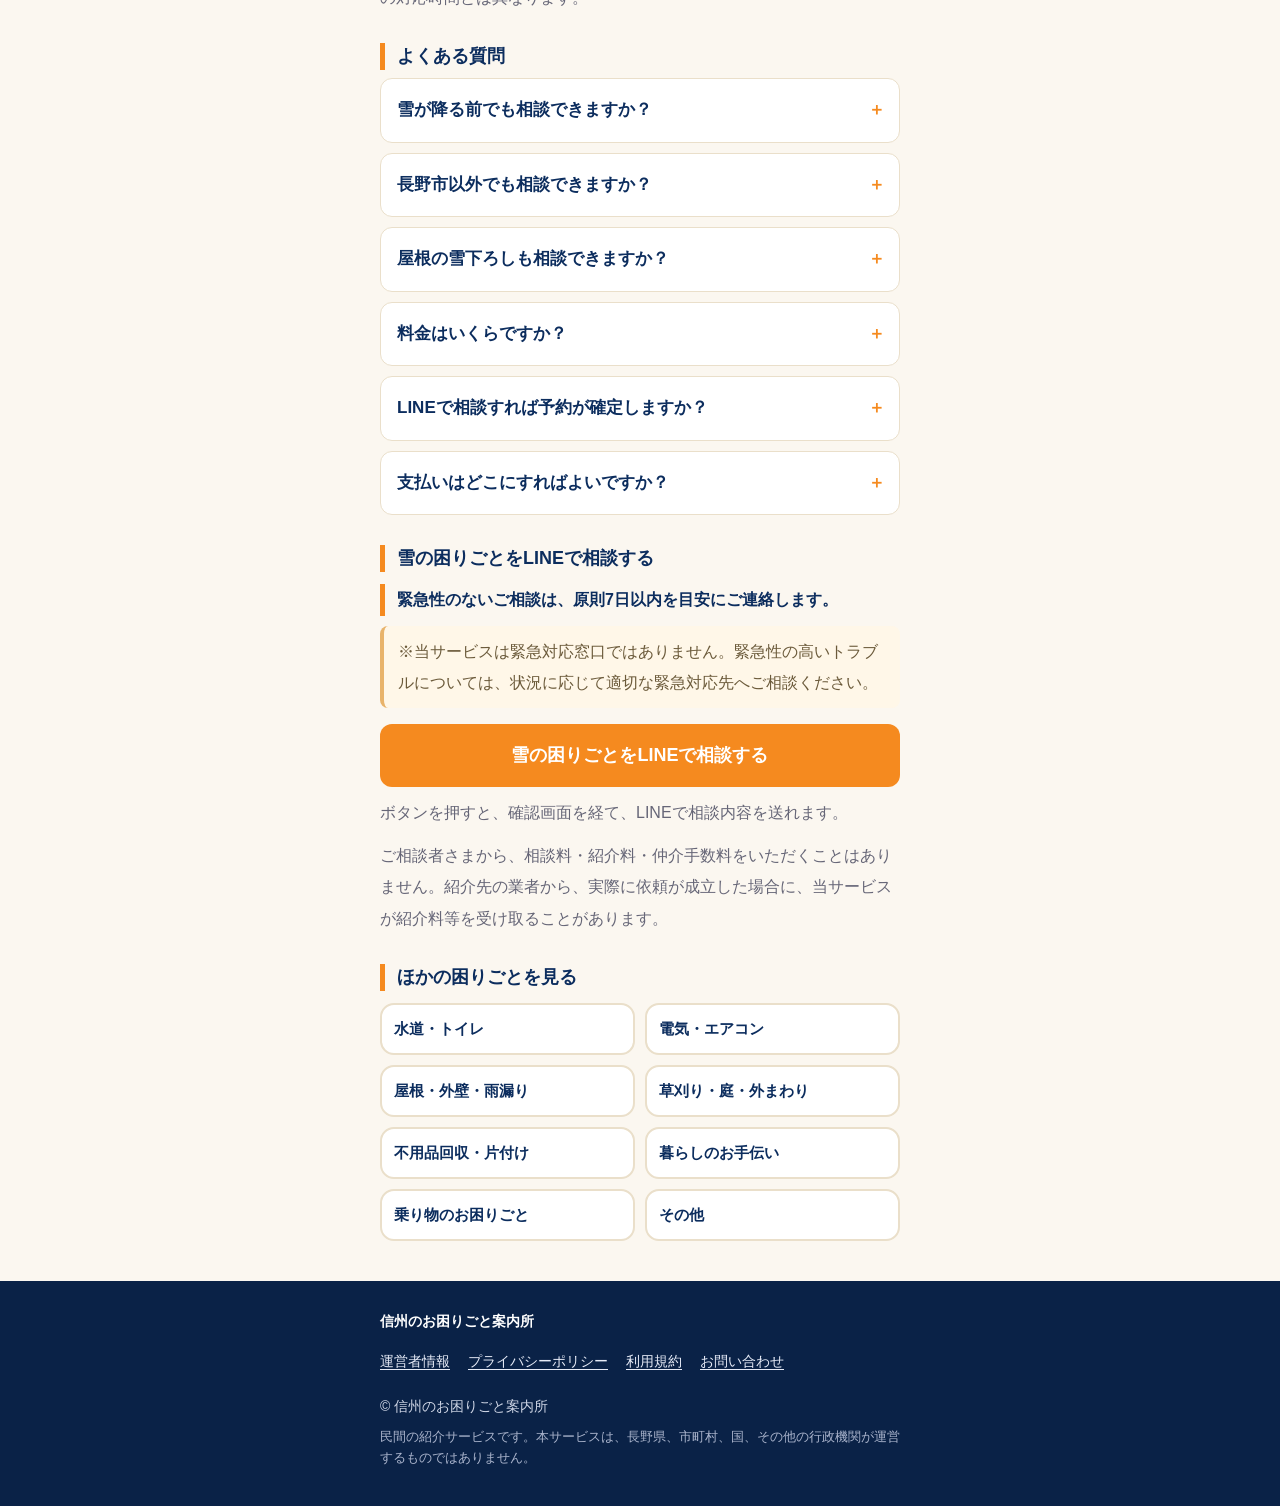
<file: snow/index.html>
<!DOCTYPE html>
<html lang="ja">
<head>
<meta charset="UTF-8">
<meta name="viewport" content="width=device-width, initial-scale=1">
<title>長野市の雪かき・雪下ろし相談｜事前予約・業者紹介｜信州のお困りごと案内所</title>
<meta name="description" content="長野市及びその周辺地域で雪かき・屋根の雪下ろしにお困りの方へ。降雪前の事前予約もご相談いただけます。対応可能な地域の専門業者をご案内します。まずは公式LINEからお気軽にお問い合わせください。">
<link rel="canonical" href="https://history-of-hanabi.github.io/Assistance-Center/snow/">
<meta property="og:type" content="website">
<meta property="og:locale" content="ja_JP">
<meta property="og:site_name" content="信州のお困りごと案内所">
<meta property="og:title" content="長野市の雪かき・雪下ろし相談｜事前予約・業者紹介">
<meta property="og:description" content="長野市及びその周辺地域で雪かき・屋根の雪下ろしにお困りの方へ。降雪前の事前予約もご相談いただけます。対応可能な地域の専門業者をご案内します。">
<meta property="og:url" content="https://history-of-hanabi.github.io/Assistance-Center/snow/">
<meta name="google-site-verification" content="_sIy6lcebxrXZptStOWlwZz5TiCo-oZQ7yhYe40ChH4" />
<link rel="icon" type="image/png" sizes="48x48" href="../favicon-48x48.png?v=2">
<link rel="icon" type="image/png" sizes="192x192" href="../favicon-192x192.png?v=2">
<link rel="apple-touch-icon" sizes="180x180" href="../apple-touch-icon.png?v=2">
<link rel="stylesheet" href="../site.css">
</head>
<body>
<header><div class="wrap">
<a class="logo" href="../"><svg viewBox="0 0 64 64" aria-hidden="true"><rect width="64" height="64" rx="14" fill="#0C2D5E"/><path d="M32 11 C45 11 54 18.5 54 28 C54 37.5 45 45 32 45 C29.5 45 27.5 44.7 25.5 44.2 C22.5 47.5 18.5 50 13.5 51.5 C15.5 48.5 16.5 45.5 17 42 C12.5 38.5 10 33.5 10 28 C10 18.5 19 11 32 11 Z" fill="#F58A1F" stroke="#FFFFFF" stroke-width="2.6" stroke-linejoin="round"/><circle cx="23" cy="28" r="3.6" fill="#FFFFFF"/><circle cx="32" cy="28" r="3.6" fill="#FFFFFF"/><circle cx="41" cy="28" r="3.6" fill="#FFFFFF"/></svg>信州のお困りごと案内所</a>
<nav><a href="../#howto">使い方</a><a href="../#faq">質問</a></nav>
</div></header>

<main class="catpage" data-catpage="snow" data-noact><div class="wrap doc">
<a class="back" href="../#choose">← 困りごとを選びなおす</a>
<nav class="crumb" aria-label="パンくず"><a href="../">トップ</a> ＞ 雪かき・雪下ろし</nav>
<h1>長野市の雪かき・雪下ろし相談</h1>
<p class="lead">長野市及びその周辺地域で、雪かき・屋根の雪下ろしにお困りの方のご相談を、公式LINEで受け付けています。降雪前の事前予約についても、ご相談いただけます。</p>
<p>案内所は、雪かきや雪下ろしの作業を行う事業者ではありません。ご相談内容を受け付け、対応可能な地域の専門業者をご案内する、民間の紹介窓口です。</p>
<button class="btn consult" type="button" data-cat="snow">LINEで雪かき・雪下ろしを相談する</button>
<p class="note2">ボタンを押すと、確認画面を経て、LINEが開きます。入力用紙に書き込んで送信してください。</p>

<h2>こんなお困りごとはありませんか？</h2>
<ul>
<li>駐車場の雪かきが大変で、雪かきの業者を探している</li>
<li>玄関前や通路の雪を片付けたい</li>
<li>屋根に積もった雪が心配</li>
<li>高齢や体力的な理由で、雪かきが難しい</li>
<li>降雪前に、除雪を依頼できる業者を探しておきたい</li>
</ul>

<h2>ご相談いただける内容</h2>
<h3 class="gh">雪かき・除雪</h3>
<p>長野市の雪かき・除雪について、次のような場所のご相談を受け付けています。</p>
<ul>
<li>玄関前</li>
<li>駐車場</li>
<li>敷地内の通路</li>
<li>建物の周辺</li>
<li>その他、生活に必要な場所の除雪</li>
</ul>
<button class="opt consult" type="button" data-cat="snow" data-item="雪かき"><span>雪かき・除雪を相談する</span><i>›</i></button>

<h3 class="gh">屋根の雪下ろし</h3>
<p>長野市の屋根の雪下ろしについて、次のようなご相談を受け付けています。</p>
<ul>
<li>屋根に積もった雪の除去</li>
<li>落雪や積雪への不安</li>
<li>屋根の状況に応じた作業のご相談</li>
</ul>
<p class="note2">屋根の雪下ろしは、危険を伴う作業です。安全面に配慮できる専門業者へのご紹介を前提としています。ご自身で屋根に上がることは、お控えください。</p>
<button class="opt consult" type="button" data-cat="snow" data-item="屋根の雪下ろし"><span>屋根の雪下ろしを相談する</span><i>›</i></button>
<p class="note2">雪かき・屋根の雪下ろしは、ご相談内容や業者の状況によって、対応できるかどうかが異なります。対応をお約束するものではありません。</p>

<h2>対応地域</h2>
<p>長野市及びその周辺地域からのご相談を受け付けています。地域や作業内容によって対応できる事業者が異なるため、まずはLINEからご相談ください。</p>
<p class="note2">周辺地域は、ご相談を受け付けたあとに、地域や作業内容を確認し、紹介先の事業者が対応できるかどうかを確認します。対応をお約束するものではありません。</p>

<h2>事前予約について</h2>
<p>降雪前の事前予約についてもご相談いただけます。受付期限や対応可能日などは紹介先の事業者によって異なりますので、まずはLINEからお問い合わせください。</p>
<ul>
<li>LINEでのご相談だけでは、予約は確定しません。</li>
<li>予約の可否・日程・条件は、紹介先の事業者が、相談者さまと直接確認して決めます。</li>
</ul>
<button class="opt consult" type="button" data-cat="snow" data-item="雪かきの事前予約・定期依頼"><span>事前予約について相談する</span><i>›</i></button>

<h2>料金について</h2>
<p>作業料金は、雪の量や作業場所、作業範囲などによって異なります。</p>
<p>具体的な料金や見積もりについては、紹介先の事業者へ直接ご確認ください。</p>
<p>作業内容・料金・日程・お支払いなどの条件は、相談者さまと事業者との間で直接ご相談・ご契約いただきます。</p>
<p class="note2">※当サービスでは、料金の見積もりや作業の契約は行っておりません。</p>

<h2>当サービスの役割</h2>
<h3 class="gh">当サービスが行うこと</h3>
<ul>
<li>LINEで相談を受け付けます</li>
<li>相談内容・希望地域を確認します</li>
<li>対応可能な事業者を確認します</li>
<li>条件が合う事業者へ、同意のうえで相談内容をお伝えします</li>
</ul>
<h3 class="gh">当サービスが行わないこと</h3>
<ul>
<li>雪かき・雪下ろしの作業、現地での作業</li>
<li>料金の見積もり・決定・交渉</li>
<li>作業日程の確定</li>
<li>作業契約の締結</li>
<li>相談者さまからの作業代金の受領</li>
</ul>
<p class="note2">作業内容、料金、日程、キャンセル条件、お支払いなどは、相談者さまと紹介先の事業者が、直接確認・決定・契約します。紹介先の事業者から、相談者さまへ直接お電話します。</p>

<h2>ご相談から紹介までの流れ</h2>
<ol>
<li><b>LINEで相談する</b><br>このページのボタンから、同意の確認のうえ、LINEで相談内容を送ります。</li>
<li><b>内容・地域・希望時期を確認する</b><br>案内所が、ご相談の内容、地域、希望時期を確認します。</li>
<li><b>対応可能な事業者を確認する</b><br>地域や作業内容に対応できる事業者を、案内所が確認します。</li>
<li><b>相談内容を事業者へお伝えし、事業者がお電話する</b><br>電話番号などの共有への同意を確認したうえで、事業者へ相談内容をお伝えします。事業者が、ご同意いただいた電話番号へ直接お電話します。</li>
<li><b>事業者と直接確認する</b><br>料金・日程・作業内容などは、事業者と直接ご確認ください。依頼するかどうかは、ご自身で決めていただけます。</li>
</ol>
<p class="note2">専門業者からの連絡や、問題の解決をお約束するものではありません。</p>

<h2>相談するときに伝えておくとよい情報</h2>
<ul>
<li>希望する作業（雪かき、屋根の雪下ろし、事前予約 など）</li>
<li>作業してほしい場所（玄関前・駐車場・通路・屋根 など）と、広さの目安</li>
<li>雪の状況（いつごろから積もっているか、どのくらい積もっているか）</li>
<li>相談地域（町名まで）</li>
<li>希望する時期（降雪前の事前予約の場合は、そのご希望）</li>
<li>状況が分かる写真（任意）</li>
</ul>
<p class="note2">写真は、安全のため、屋根には上がらず、地上や室内から撮影できる範囲で大丈夫です。分からない項目は、空欄のままで構いません。</p>

<div id="dyn-info"></div>

<h2>よくある質問</h2>
<details><summary>雪が降る前でも相談できますか？</summary><p>はい。降雪前の事前予約についてもご相談いただけます。受付期限や対応可能日は、紹介先の事業者によって異なります。</p></details>
<details><summary>長野市以外でも相談できますか？</summary><p>長野市及びその周辺地域からのご相談を受け付けています。地域によって対応できる事業者が異なるため、まずはご相談ください。</p></details>
<details><summary>屋根の雪下ろしも相談できますか？</summary><p>はい。屋根の雪下ろしについてもご相談いただけます。作業場所や状況を確認したうえで、対応可能な事業者を確認します。ただし、対応をお約束するものではありません。</p></details>
<details><summary>料金はいくらですか？</summary><p>料金は、雪の量や作業場所、作業範囲などによって異なります。具体的な料金や見積もりは、紹介先の事業者へ直接ご確認ください。当サービスでは、料金の見積もりは行っておりません。</p></details>
<details><summary>LINEで相談すれば予約が確定しますか？</summary><p>LINEでのご相談だけでは、予約は確定しません。対応可能な事業者をご案内した後、作業日程や条件などを、事業者と直接ご確認ください。</p></details>
<details><summary>支払いはどこにすればよいですか？</summary><p>作業料金のお支払いは、紹介先の事業者との間で、直接ご確認ください。当サービスでは、作業代金をお預かりしません。</p></details>

<h2>雪の困りごとをLINEで相談する</h2>
<div id="dyn-top"></div>
<button class="btn consult" type="button" data-cat="snow">雪の困りごとをLINEで相談する</button>
<p class="note2">ボタンを押すと、確認画面を経て、LINEで相談内容を送れます。</p>
<div id="dyn-fee"></div>

<h2>ほかの困りごとを見る</h2>
<nav class="chips" aria-label="ほかのカテゴリー">
<a class="chip" href="../water/"><span>水道・トイレ</span></a>
<a class="chip" href="../electric/"><span>電気・エアコン</span></a>
<a class="chip" href="../roof/"><span>屋根・外壁・雨漏り</span></a>
<a class="chip" href="../garden/"><span>草刈り・庭・外まわり</span></a>
<a class="chip" href="../clean/"><span>不用品回収・片付け</span></a>
<a class="chip" href="../help/"><span>暮らしのお手伝い</span></a>
<a class="chip" href="../vehicle/"><span>乗り物のお困りごと</span></a>
<a class="chip" href="../#cat=other"><span>その他</span></a>
</nav>
</div></main>

<footer><div class="wrap">
<p style="color:#fff;font-weight:700;margin-bottom:6px">信州のお困りごと案内所</p>
<nav class="flinks" aria-label="フッター">
<a href="../#about">運営者情報</a>
<a href="../#privacy">プライバシーポリシー</a>
<a href="../#terms">利用規約</a>
<a href="../#contact">お問い合わせ</a>
</nav>
<p style="margin-top:10px">© 信州のお困りごと案内所</p>
</div></footer>

<script>window.ROOT="../";</script>
<script src="../site.js"></script>
</body>
</html>
</file>
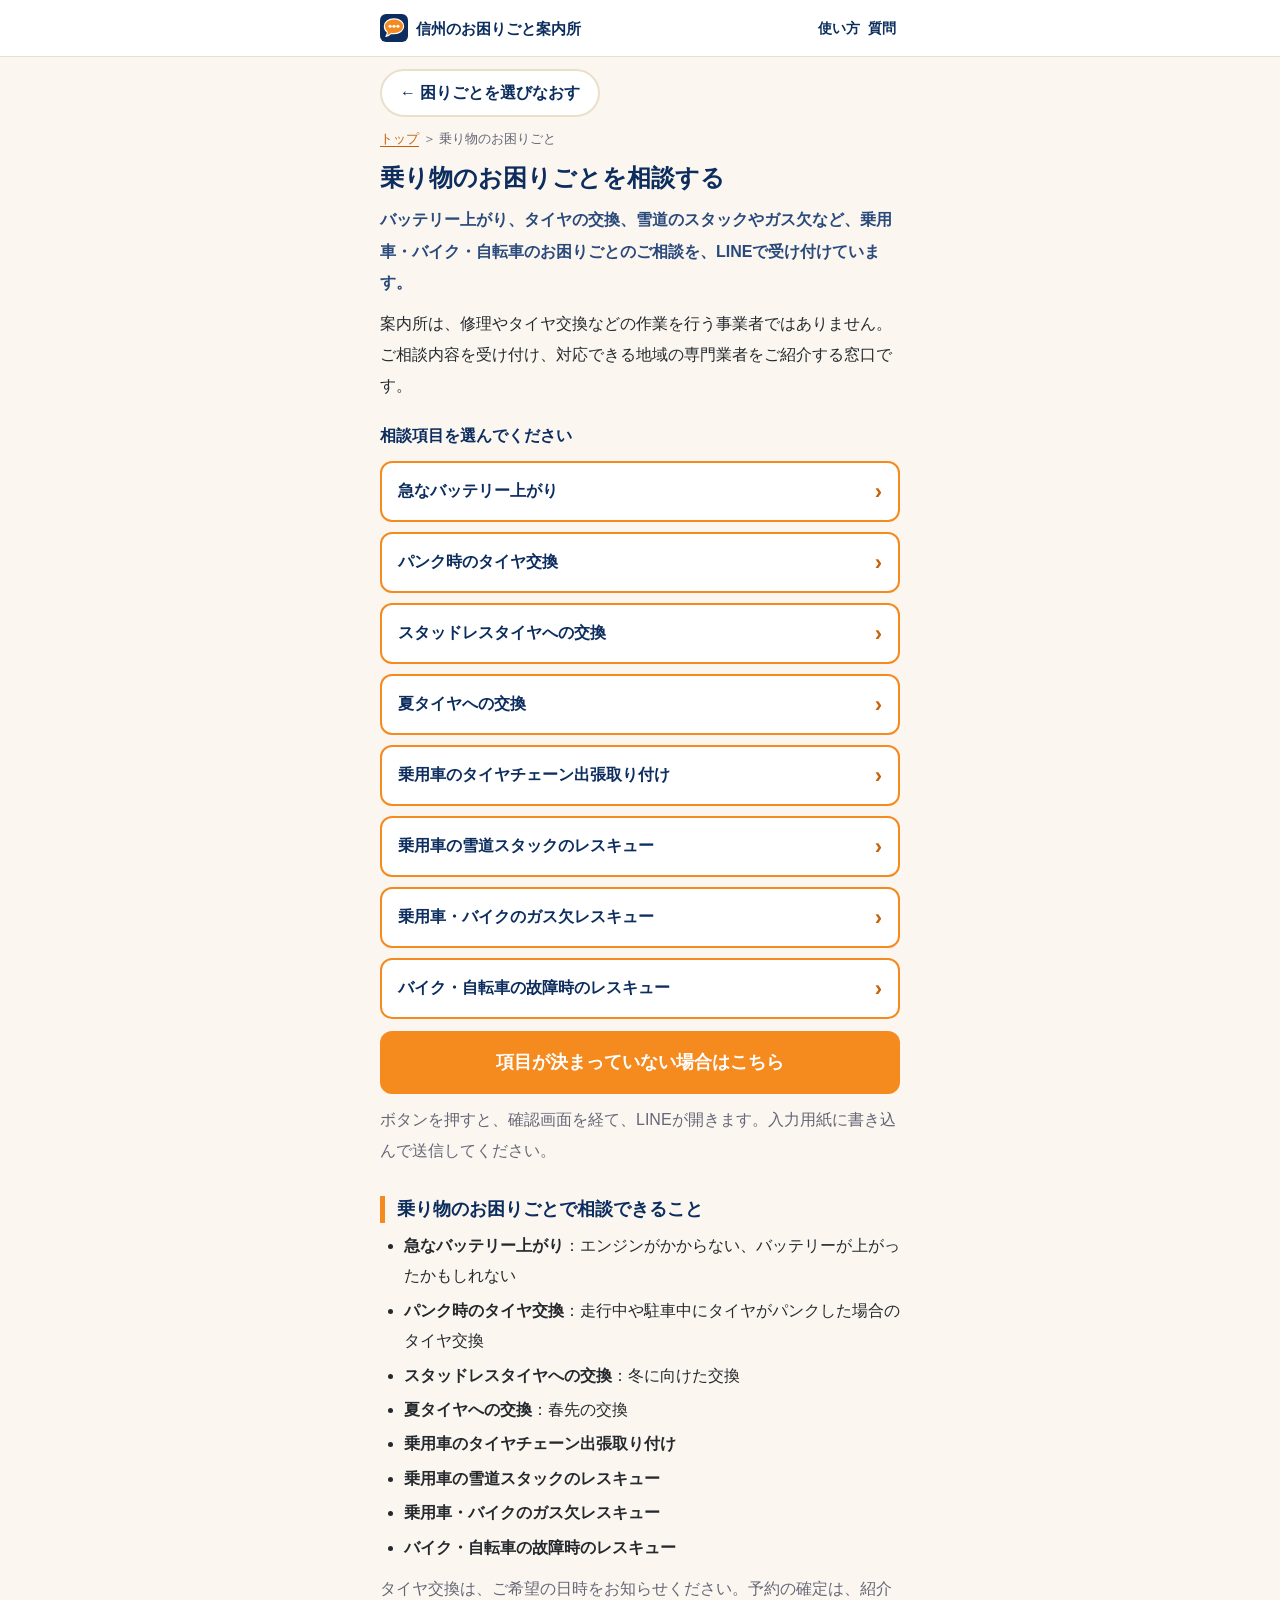
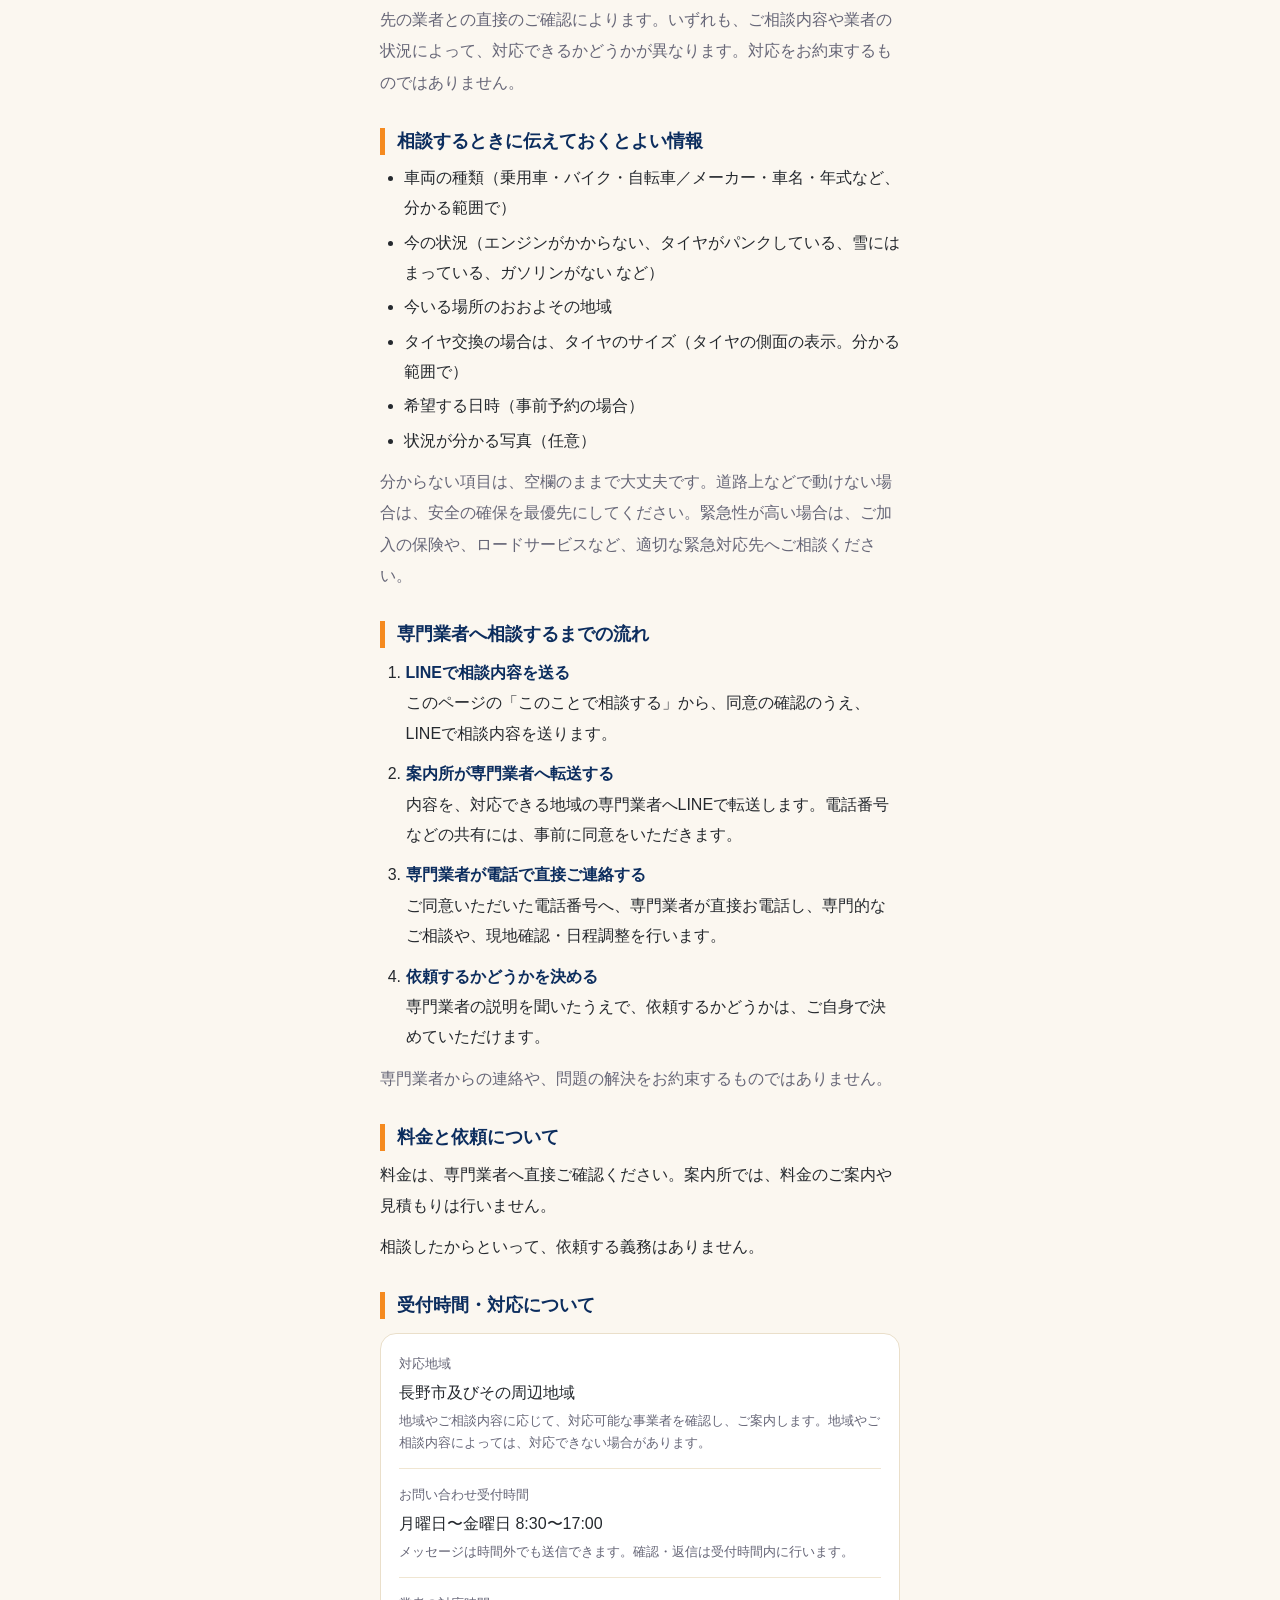
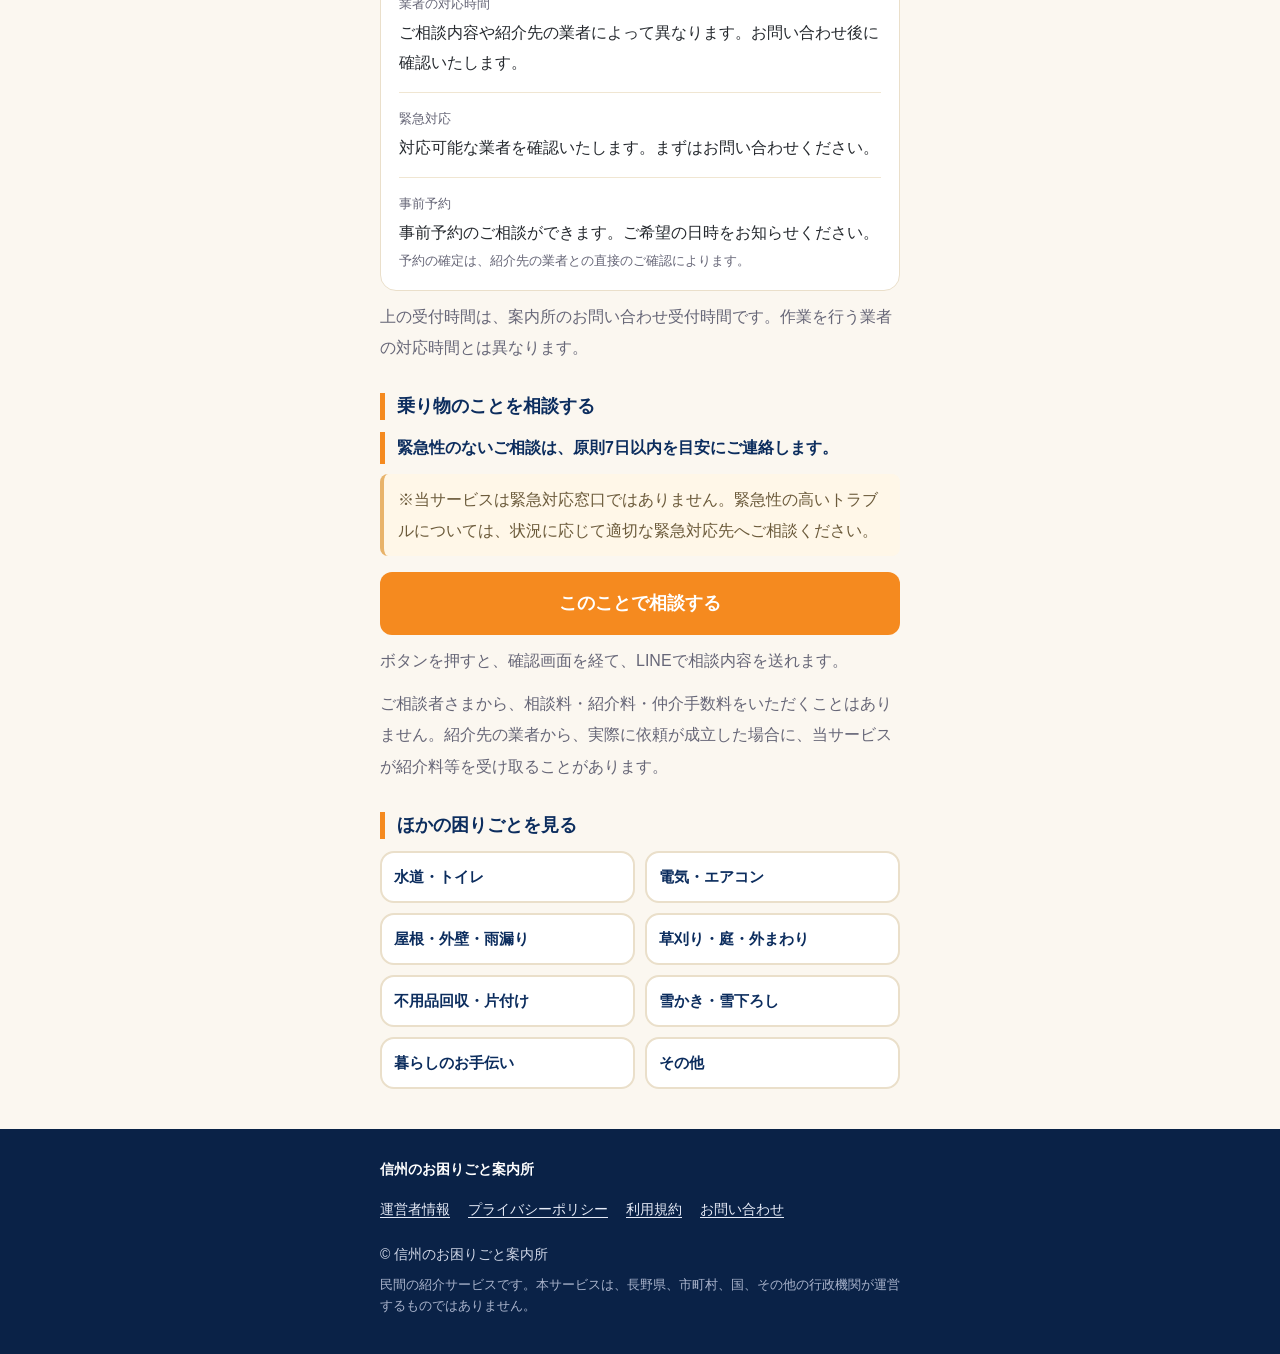
<file: vehicle/index.html>
<!DOCTYPE html>
<html lang="ja">
<head>
<meta charset="UTF-8">
<meta name="viewport" content="width=device-width, initial-scale=1">
<title>長野市の乗り物のお困りごと相談｜信州のお困りごと案内所</title>
<meta name="description" content="長野市及びその周辺地域で、バッテリー上がり・パンク・タイヤ交換・タイヤチェーンの取り付け・雪道のスタック・ガス欠・バイクや自転車の故障など、乗り物のお困りごとを、LINEで受け付ける窓口です。内容に応じて地域の専門業者をご紹介します。対応可否は内容や業者の状況によって異なります。">
<meta name="google-site-verification" content="_sIy6lcebxrXZptStOWlwZz5TiCo-oZQ7yhYe40ChH4" />
<link rel="icon" type="image/png" sizes="48x48" href="../favicon-48x48.png?v=2">
<link rel="icon" type="image/png" sizes="192x192" href="../favicon-192x192.png?v=2">
<link rel="apple-touch-icon" sizes="180x180" href="../apple-touch-icon.png?v=2">
<link rel="stylesheet" href="../site.css">
</head>
<body>
<header><div class="wrap">
<a class="logo" href="../"><svg viewBox="0 0 64 64" aria-hidden="true"><rect width="64" height="64" rx="14" fill="#0C2D5E"/><path d="M32 11 C45 11 54 18.5 54 28 C54 37.5 45 45 32 45 C29.5 45 27.5 44.7 25.5 44.2 C22.5 47.5 18.5 50 13.5 51.5 C15.5 48.5 16.5 45.5 17 42 C12.5 38.5 10 33.5 10 28 C10 18.5 19 11 32 11 Z" fill="#F58A1F" stroke="#FFFFFF" stroke-width="2.6" stroke-linejoin="round"/><circle cx="23" cy="28" r="3.6" fill="#FFFFFF"/><circle cx="32" cy="28" r="3.6" fill="#FFFFFF"/><circle cx="41" cy="28" r="3.6" fill="#FFFFFF"/></svg>信州のお困りごと案内所</a>
<nav><a href="../#howto">使い方</a><a href="../#faq">質問</a></nav>
</div></header>

<main class="catpage" data-catpage="vehicle"><div class="wrap doc">
<a class="back" href="../#choose">← 困りごとを選びなおす</a>
<nav class="crumb" aria-label="パンくず"><a href="../">トップ</a> ＞ 乗り物のお困りごと</nav>
<h1>乗り物のお困りごとを相談する</h1>
<p class="lead">バッテリー上がり、タイヤの交換、雪道のスタックやガス欠など、乗用車・バイク・自転車のお困りごとのご相談を、LINEで受け付けています。</p>
<p>案内所は、修理やタイヤ交換などの作業を行う事業者ではありません。ご相談内容を受け付け、対応できる地域の専門業者をご紹介する窓口です。</p>

<h2>乗り物のお困りごとで相談できること</h2>
<ul>
<li><b>急なバッテリー上がり</b>：エンジンがかからない、バッテリーが上がったかもしれない</li>
<li><b>パンク時のタイヤ交換</b>：走行中や駐車中にタイヤがパンクした場合のタイヤ交換</li>
<li><b>スタッドレスタイヤへの交換</b>：冬に向けた交換</li>
<li><b>夏タイヤへの交換</b>：春先の交換</li>
<li><b>乗用車のタイヤチェーン出張取り付け</b></li>
<li><b>乗用車の雪道スタックのレスキュー</b></li>
<li><b>乗用車・バイクのガス欠レスキュー</b></li>
<li><b>バイク・自転車の故障時のレスキュー</b></li>
</ul>
<p class="note2">タイヤ交換は、ご希望の日時をお知らせください。予約の確定は、紹介先の業者との直接のご確認によります。いずれも、ご相談内容や業者の状況によって、対応できるかどうかが異なります。対応をお約束するものではありません。</p>

<h2>相談するときに伝えておくとよい情報</h2>
<ul>
<li>車両の種類（乗用車・バイク・自転車／メーカー・車名・年式など、分かる範囲で）</li>
<li>今の状況（エンジンがかからない、タイヤがパンクしている、雪にはまっている、ガソリンがない など）</li>
<li>今いる場所のおおよその地域</li>
<li>タイヤ交換の場合は、タイヤのサイズ（タイヤの側面の表示。分かる範囲で）</li>
<li>希望する日時（事前予約の場合）</li>
<li>状況が分かる写真（任意）</li>
</ul>
<p class="note2">分からない項目は、空欄のままで大丈夫です。道路上などで動けない場合は、安全の確保を最優先にしてください。緊急性が高い場合は、ご加入の保険や、ロードサービスなど、適切な緊急対応先へご相談ください。</p>

<h2>専門業者へ相談するまでの流れ</h2>
<ol>
<li><b>LINEで相談内容を送る</b><br>このページの「このことで相談する」から、同意の確認のうえ、LINEで相談内容を送ります。</li>
<li><b>案内所が専門業者へ転送する</b><br>内容を、対応できる地域の専門業者へLINEで転送します。電話番号などの共有には、事前に同意をいただきます。</li>
<li><b>専門業者が電話で直接ご連絡する</b><br>ご同意いただいた電話番号へ、専門業者が直接お電話し、専門的なご相談や、現地確認・日程調整を行います。</li>
<li><b>依頼するかどうかを決める</b><br>専門業者の説明を聞いたうえで、依頼するかどうかは、ご自身で決めていただけます。</li>
</ol>
<p class="note2">専門業者からの連絡や、問題の解決をお約束するものではありません。</p>

<h2>料金と依頼について</h2>
<p>料金は、専門業者へ直接ご確認ください。案内所では、料金のご案内や見積もりは行いません。</p>
<p>相談したからといって、依頼する義務はありません。</p>

<h2>乗り物のことを相談する</h2>
<div id="dyn-top"></div>
<button class="btn consult" type="button" data-cat="vehicle">このことで相談する</button>
<p class="note2">ボタンを押すと、確認画面を経て、LINEで相談内容を送れます。</p>
<div id="dyn-fee"></div>

<h2>ほかの困りごとを見る</h2>
<nav class="chips" aria-label="ほかのカテゴリー">
<a class="chip" href="../water/"><span>水道・トイレ</span></a>
<a class="chip" href="../electric/"><span>電気・エアコン</span></a>
<a class="chip" href="../roof/"><span>屋根・外壁・雨漏り</span></a>
<a class="chip" href="../garden/"><span>草刈り・庭・外まわり</span></a>
<a class="chip" href="../clean/"><span>不用品回収・片付け</span></a>
<a class="chip" href="../snow/"><span>雪かき・雪下ろし</span></a>
<a class="chip" href="../help/"><span>暮らしのお手伝い</span></a>
<a class="chip" href="../#cat=other"><span>その他</span></a>
</nav>
</div></main>

<footer><div class="wrap">
<p style="color:#fff;font-weight:700;margin-bottom:6px">信州のお困りごと案内所</p>
<nav class="flinks" aria-label="フッター">
<a href="../#about">運営者情報</a>
<a href="../#privacy">プライバシーポリシー</a>
<a href="../#terms">利用規約</a>
<a href="../#contact">お問い合わせ</a>
</nav>
<p style="margin-top:10px">© 信州のお困りごと案内所</p>
</div></footer>

<script>window.ROOT="../";</script>
<script src="../site.js"></script>
</body>
</html>
</file>
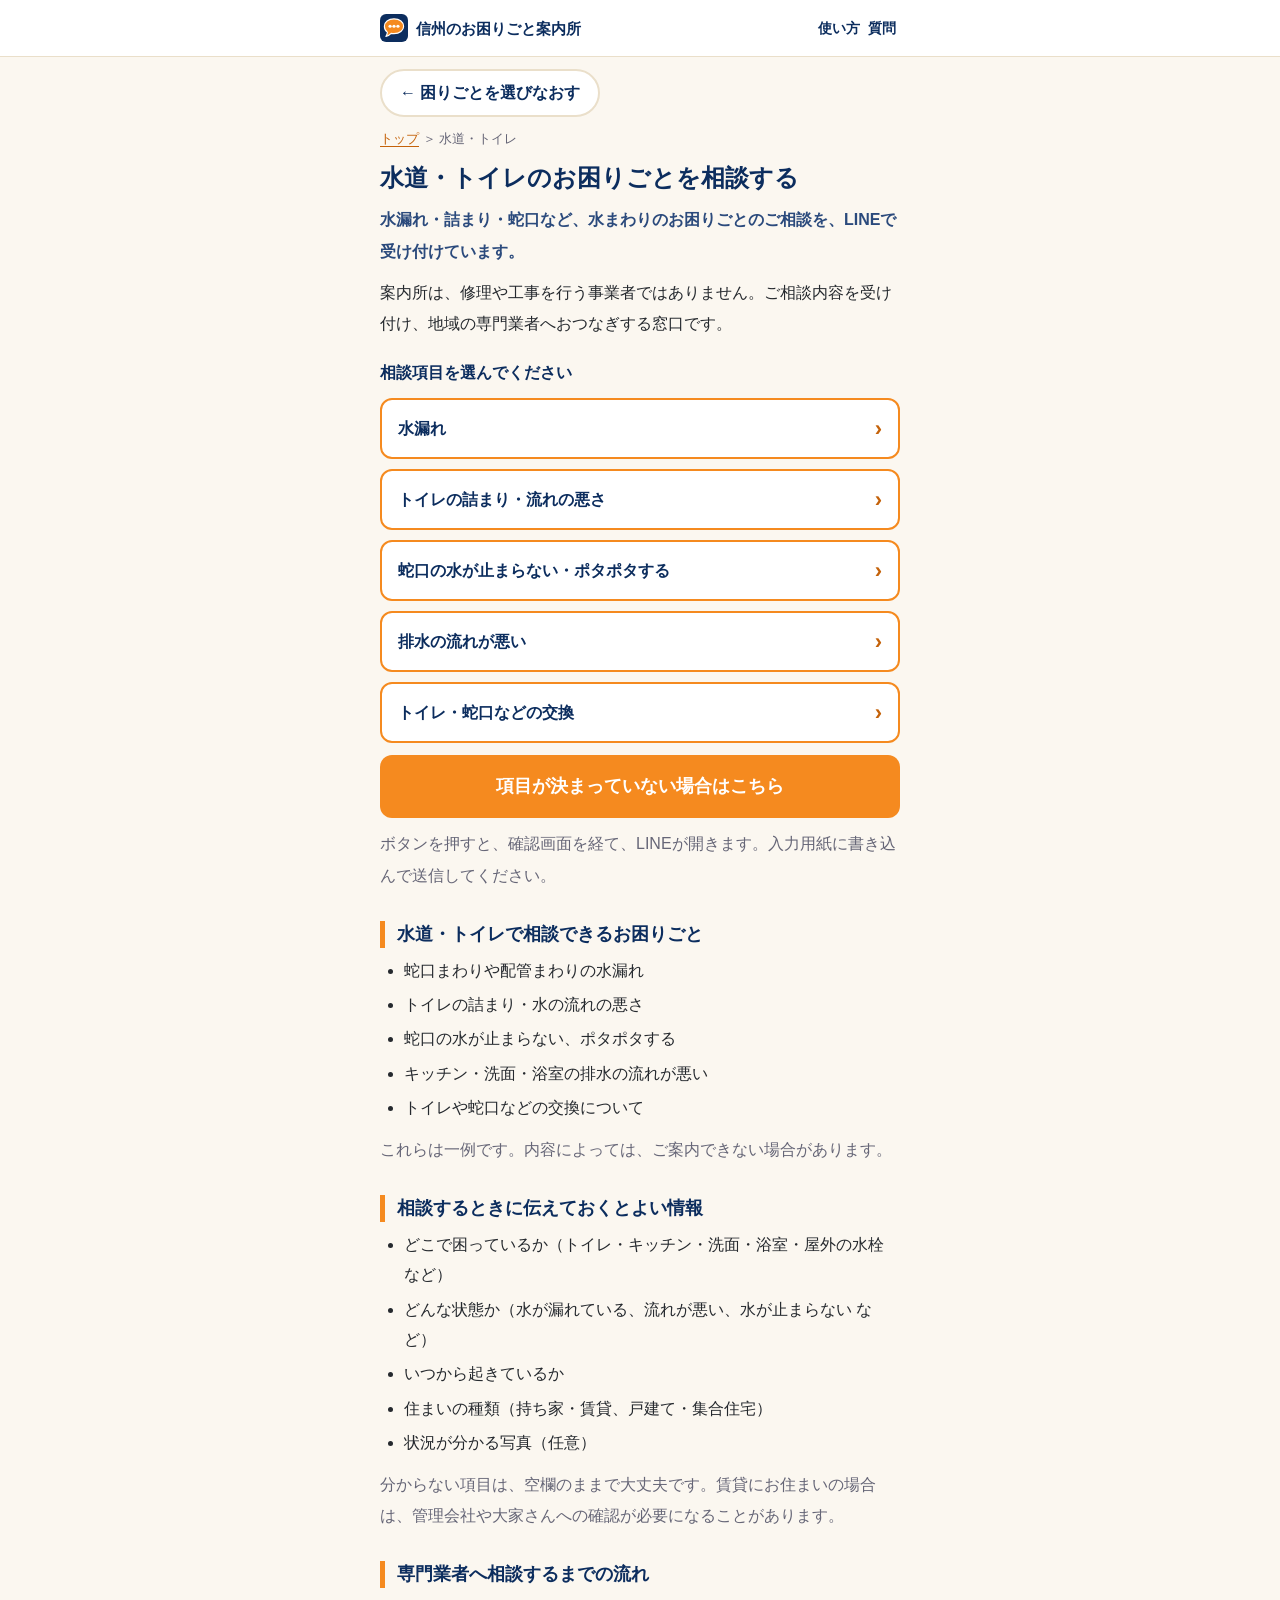
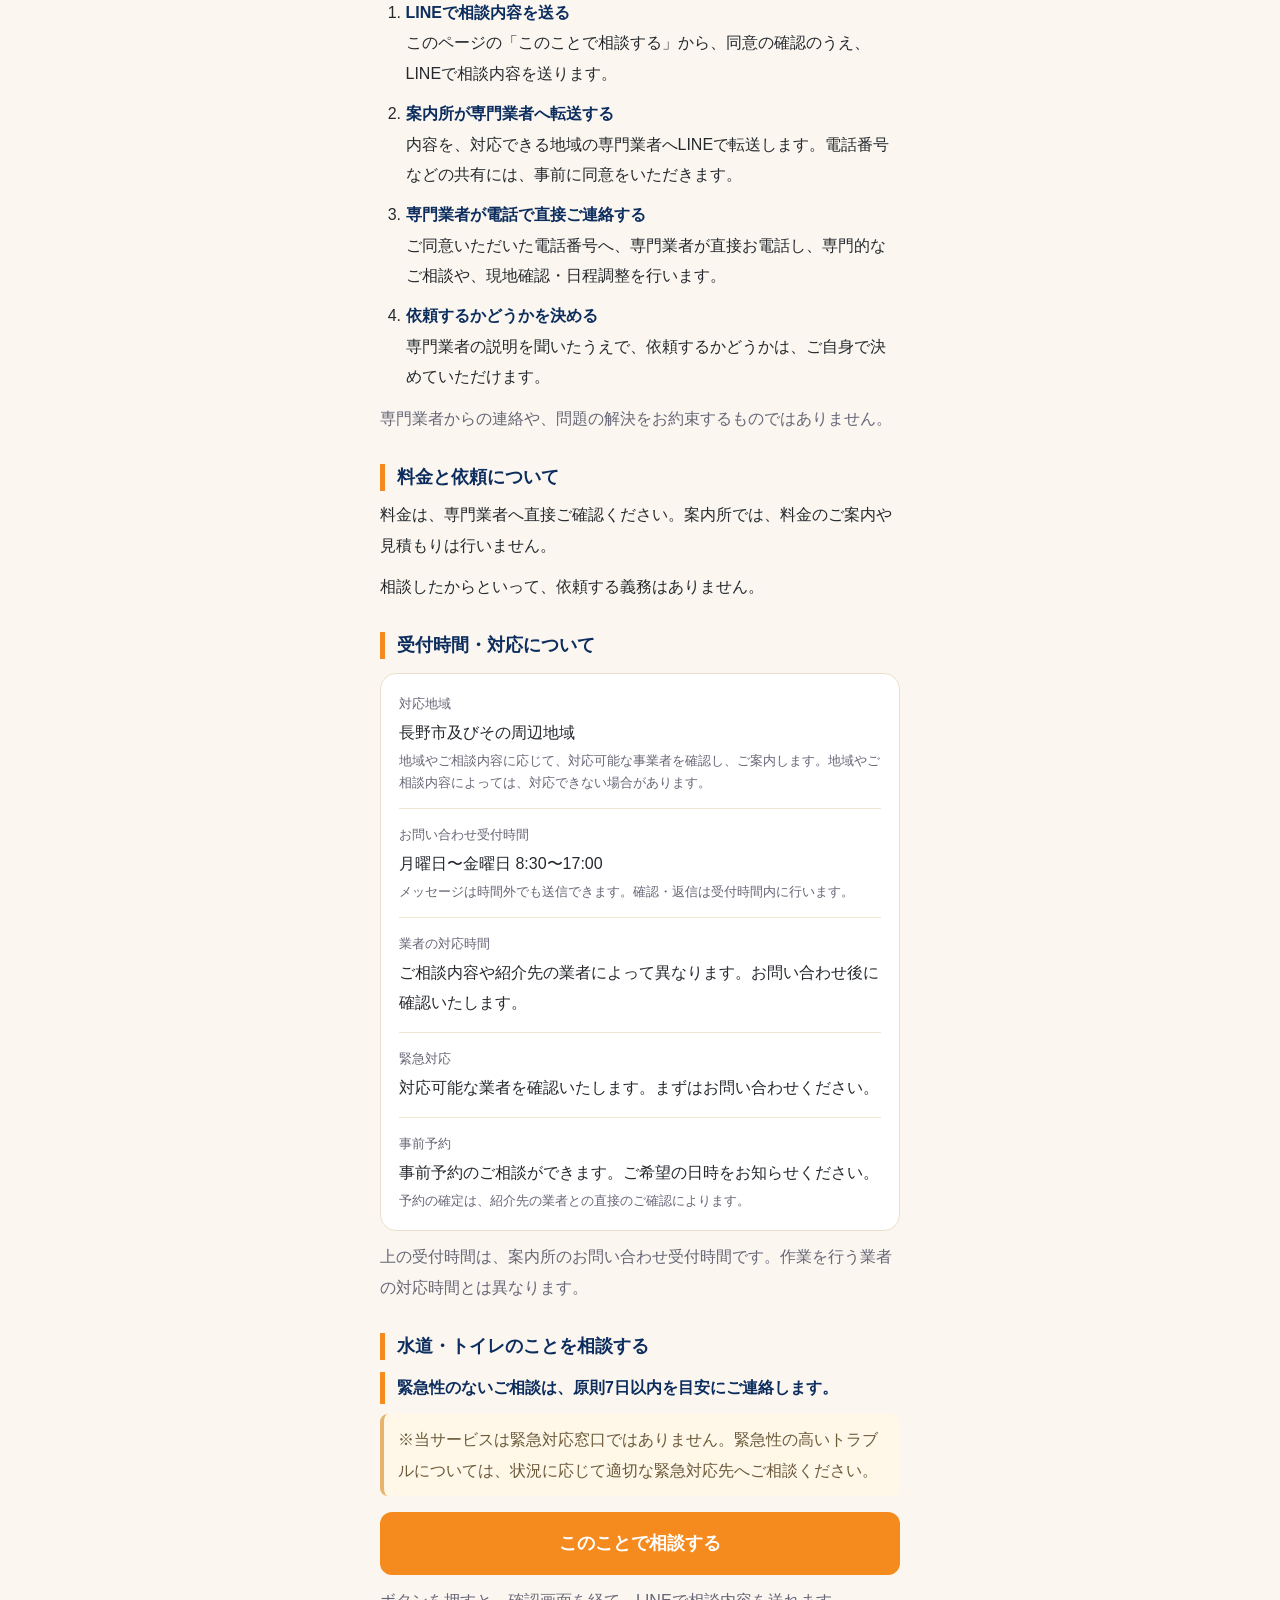
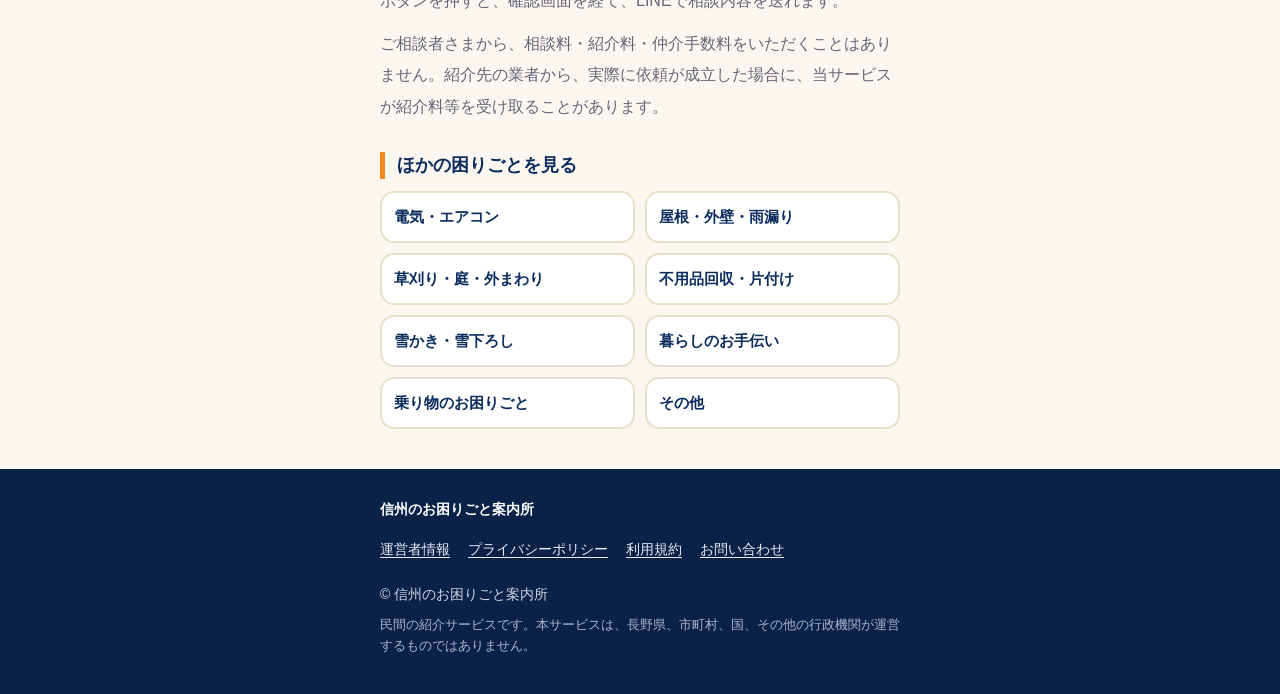
<file: water/index.html>
<!DOCTYPE html>
<html lang="ja">
<head>
<meta charset="UTF-8">
<meta name="viewport" content="width=device-width, initial-scale=1">
<title>長野市の水道・トイレ相談｜信州のお困りごと案内所</title>
<meta name="description" content="長野市及びその周辺地域で、水漏れ・トイレの詰まり・蛇口などの水まわりのお困りごとを、LINEで受け付ける相談窓口です。内容に応じて地域の専門業者へおつなぎします。料金は専門業者へ直接ご確認ください。">
<meta name="google-site-verification" content="_sIy6lcebxrXZptStOWlwZz5TiCo-oZQ7yhYe40ChH4" />
<link rel="icon" type="image/png" sizes="48x48" href="../favicon-48x48.png?v=2">
<link rel="icon" type="image/png" sizes="192x192" href="../favicon-192x192.png?v=2">
<link rel="apple-touch-icon" sizes="180x180" href="../apple-touch-icon.png?v=2">
<link rel="stylesheet" href="../site.css">
</head>
<body>
<header><div class="wrap">
<a class="logo" href="../"><svg viewBox="0 0 64 64" aria-hidden="true"><rect width="64" height="64" rx="14" fill="#0C2D5E"/><path d="M32 11 C45 11 54 18.5 54 28 C54 37.5 45 45 32 45 C29.5 45 27.5 44.7 25.5 44.2 C22.5 47.5 18.5 50 13.5 51.5 C15.5 48.5 16.5 45.5 17 42 C12.5 38.5 10 33.5 10 28 C10 18.5 19 11 32 11 Z" fill="#F58A1F" stroke="#FFFFFF" stroke-width="2.6" stroke-linejoin="round"/><circle cx="23" cy="28" r="3.6" fill="#FFFFFF"/><circle cx="32" cy="28" r="3.6" fill="#FFFFFF"/><circle cx="41" cy="28" r="3.6" fill="#FFFFFF"/></svg>信州のお困りごと案内所</a>
<nav><a href="../#howto">使い方</a><a href="../#faq">質問</a></nav>
</div></header>

<main class="catpage" data-catpage="water"><div class="wrap doc">
<a class="back" href="../#choose">← 困りごとを選びなおす</a>
<nav class="crumb" aria-label="パンくず"><a href="../">トップ</a> ＞ 水道・トイレ</nav>
<h1>水道・トイレのお困りごとを相談する</h1>
<p class="lead">水漏れ・詰まり・蛇口など、水まわりのお困りごとのご相談を、LINEで受け付けています。</p>
<p>案内所は、修理や工事を行う事業者ではありません。ご相談内容を受け付け、地域の専門業者へおつなぎする窓口です。</p>

<h2>水道・トイレで相談できるお困りごと</h2>
<ul>
<li>蛇口まわりや配管まわりの水漏れ</li>
<li>トイレの詰まり・水の流れの悪さ</li>
<li>蛇口の水が止まらない、ポタポタする</li>
<li>キッチン・洗面・浴室の排水の流れが悪い</li>
<li>トイレや蛇口などの交換について</li>
</ul>
<p class="note2">これらは一例です。内容によっては、ご案内できない場合があります。</p>

<h2>相談するときに伝えておくとよい情報</h2>
<ul>
<li>どこで困っているか（トイレ・キッチン・洗面・浴室・屋外の水栓 など）</li>
<li>どんな状態か（水が漏れている、流れが悪い、水が止まらない など）</li>
<li>いつから起きているか</li>
<li>住まいの種類（持ち家・賃貸、戸建て・集合住宅）</li>
<li>状況が分かる写真（任意）</li>
</ul>
<p class="note2">分からない項目は、空欄のままで大丈夫です。賃貸にお住まいの場合は、管理会社や大家さんへの確認が必要になることがあります。</p>

<h2>専門業者へ相談するまでの流れ</h2>
<ol>
<li><b>LINEで相談内容を送る</b><br>このページの「このことで相談する」から、同意の確認のうえ、LINEで相談内容を送ります。</li>
<li><b>案内所が専門業者へ転送する</b><br>内容を、対応できる地域の専門業者へLINEで転送します。電話番号などの共有には、事前に同意をいただきます。</li>
<li><b>専門業者が電話で直接ご連絡する</b><br>ご同意いただいた電話番号へ、専門業者が直接お電話し、専門的なご相談や、現地確認・日程調整を行います。</li>
<li><b>依頼するかどうかを決める</b><br>専門業者の説明を聞いたうえで、依頼するかどうかは、ご自身で決めていただけます。</li>
</ol>
<p class="note2">専門業者からの連絡や、問題の解決をお約束するものではありません。</p>

<h2>料金と依頼について</h2>
<p>料金は、専門業者へ直接ご確認ください。案内所では、料金のご案内や見積もりは行いません。</p>
<p>相談したからといって、依頼する義務はありません。</p>

<h2>水道・トイレのことを相談する</h2>
<div id="dyn-top"></div>
<button class="btn consult" type="button" data-cat="water">このことで相談する</button>
<p class="note2">ボタンを押すと、確認画面を経て、LINEで相談内容を送れます。</p>
<div id="dyn-fee"></div>

<h2>ほかの困りごとを見る</h2>
<nav class="chips" aria-label="ほかのカテゴリー">
<a class="chip" href="../electric/"><span>電気・エアコン</span></a>
<a class="chip" href="../roof/"><span>屋根・外壁・雨漏り</span></a>
<a class="chip" href="../garden/"><span>草刈り・庭・外まわり</span></a>
<a class="chip" href="../clean/"><span>不用品回収・片付け</span></a>
<a class="chip" href="../snow/"><span>雪かき・雪下ろし</span></a>
<a class="chip" href="../help/"><span>暮らしのお手伝い</span></a>
<a class="chip" href="../vehicle/"><span>乗り物のお困りごと</span></a>
<a class="chip" href="../#cat=other"><span>その他</span></a>
</nav>
</div></main>

<footer><div class="wrap">
<p style="color:#fff;font-weight:700;margin-bottom:6px">信州のお困りごと案内所</p>
<nav class="flinks" aria-label="フッター">
<a href="../#about">運営者情報</a>
<a href="../#privacy">プライバシーポリシー</a>
<a href="../#terms">利用規約</a>
<a href="../#contact">お問い合わせ</a>
</nav>
<p style="margin-top:10px">© 信州のお困りごと案内所</p>
</div></footer>

<script>window.ROOT="../";</script>
<script src="../site.js"></script>
</body>
</html>
</file>
<file: site.css>
:root{--navy:#0c2d5e;--navy2:#2b4a7c;--orange:#f58a1f;--orange2:#c4620a;--bg:#fbf7f0;--beige:#f3ead9;--text:#25292e;--mute:#667;--header-h:56px}
*{box-sizing:border-box;margin:0;padding:0}
html{scroll-behavior:smooth;scroll-padding-top:calc(var(--header-h) + 20px)}
body{font-family:-apple-system,"Hiragino Sans","Noto Sans JP",sans-serif;color:var(--text);background:var(--bg);line-height:1.8;font-size:17px;overflow-x:hidden;word-break:break-word}
a{color:inherit;text-decoration:none}
.wrap{max-width:560px;margin:0 auto;padding:0 20px}
header{background:#fff;border-bottom:1px solid #eadfca;position:sticky;top:0;z-index:10}
header .wrap{display:flex;align-items:center;justify-content:space-between;height:56px}
.logo{display:flex;align-items:center;gap:8px;font-weight:700;color:var(--navy);font-size:15px}
.logo svg{width:28px;height:28px;flex:none}
header nav a{font-size:14px;color:var(--navy);padding:10px 4px;font-weight:600}
.hero{background:linear-gradient(#fff,var(--beige));padding:32px 0 36px}
.label{display:inline-block;background:#fff;border:1px solid var(--orange);color:var(--orange2);font-size:13px;font-weight:700;padding:2px 12px;border-radius:99px}
h1{font-size:27px;line-height:1.5;color:var(--navy);margin:14px 0 8px}
.sub{color:var(--navy2);font-weight:600}
h2{font-size:22px;line-height:1.5;color:var(--navy);margin-bottom:14px}
.ask{margin:28px 0 14px;font-size:20px;color:var(--navy);font-weight:700}
.ask:before{content:"";display:inline-block;width:6px;height:20px;background:var(--orange);border-radius:3px;margin-right:8px;vertical-align:-3px}
.gh{display:flex;align-items:center;gap:8px;font-size:17px;line-height:1.5;color:var(--navy);font-weight:700;margin:22px 0 10px}
.gh:before{content:"";width:6px;height:18px;background:var(--orange);border-radius:3px;flex:none}
.cta .gh{color:#fff}
.grid{display:grid;grid-template-columns:1fr 1fr;gap:12px}
.card{display:flex;flex-direction:column;align-items:center;text-align:center;background:#fff;border:2px solid #eadfca;border-radius:16px;padding:16px 8px 12px;min-height:178px;transition:transform .15s,border-color .15s;-webkit-tap-highlight-color:transparent}
.card:hover{border-color:var(--orange)}
.card:active{transform:scale(.97);background:#fff8ee}
.card svg{width:52px;height:52px;margin-bottom:6px;stroke:var(--navy);fill:none;stroke-width:1.8;stroke-linecap:round;stroke-linejoin:round}
.card b{color:var(--navy);font-size:17px;line-height:1.4}
.card small{color:var(--mute);font-size:13px;line-height:1.5;margin:4px 0 8px;flex:1}
.card em{font-style:normal;background:var(--orange);color:#fff;font-size:14px;font-weight:700;border-radius:99px;padding:6px 10px;width:100%}
.card.wide{grid-column:1/-1;min-height:0;flex-direction:row;text-align:left;gap:10px;padding:14px}
.card.wide .t{flex:1}.card.wide em{width:auto;white-space:nowrap}
.card.wide svg{margin:0;flex:none}
section{padding:44px 0}
section.alt{background:var(--beige)}
p+p{margin-top:12px}
.steps{display:grid;gap:12px;counter-reset:s}
.step{background:#fff;border-radius:14px;padding:16px 16px 16px 70px;position:relative;border:1px solid #eadfca;font-weight:700;color:var(--navy)}
.step:before{counter-increment:s;content:counter(s);position:absolute;left:16px;top:50%;transform:translateY(-50%);width:42px;height:42px;border-radius:50%;background:var(--orange);color:#fff;display:grid;place-items:center;font-size:20px}
.step span{display:block;font-size:12px;color:var(--orange2)}
.box{background:#fff;border:2px dashed #d9c9a8;border-radius:14px;padding:18px;text-align:center;color:var(--mute)}
.noticebox ul{padding-left:1.3em;margin-top:8px}
.noticebox li{font-size:16px;line-height:1.9;margin-top:6px}
details{background:#fff;border:1px solid #eadfca;border-radius:12px;margin-bottom:10px}
summary{padding:16px;font-weight:700;color:var(--navy);cursor:pointer;list-style:none;position:relative;padding-right:40px}
summary::-webkit-details-marker{display:none}
summary:after{content:"＋";position:absolute;right:14px;color:var(--orange)}
details[open] summary:after{content:"－"}
details p{padding:0 16px 16px;font-size:16px}
.cta{background:var(--navy);color:#fff;text-align:center}
.cta h2{color:#fff}.cta .card{text-align:center}
.small{font-size:14px;color:var(--mute)}
footer{background:#0a2247;color:#cfd6e6;padding:28px 0 36px;font-size:14px}
.flinks{display:flex;flex-wrap:wrap;gap:0 4px}
.flinks a{display:inline-flex;align-items:center;min-height:44px;padding:0 14px 0 0;color:#e6ebf7;text-decoration:underline;text-underline-offset:3px}
.fnote{font-size:12.5px;line-height:1.7;margin-top:8px;color:#aab4cc}

/* ===== カテゴリー詳細（トップ内の「その他」用／JS表示） ===== */
#view{display:none;padding:12px 0 40px}
.back{display:inline-flex;align-items:center;gap:6px;min-height:48px;padding:0 18px;margin-bottom:8px;background:#fff;border:2px solid #eadfca;border-radius:99px;color:var(--navy);font-weight:700;font-size:16px;-webkit-tap-highlight-color:transparent}
.back:active{background:#fff8ee;border-color:var(--orange)}
#view h1{font-size:24px;margin:10px 0 4px}
.flow{background:#fff;border:1px solid #eadfca;border-radius:16px;padding:18px;margin:18px 0 12px}
.flow h2{font-size:18px;margin-bottom:8px;line-height:1.6}
.flow p{font-size:16px;line-height:1.9}
.flow ol{padding-left:1.5em;margin-top:10px}
.flow li{font-size:16px;line-height:1.8;margin-top:6px;font-weight:700;color:var(--navy)}
.flow li small{font-weight:400;color:var(--mute);font-size:13px}
.flow .fine{font-size:13px;color:var(--mute);line-height:1.7;margin-top:12px}
.resp{font-size:15px;color:var(--navy);font-weight:700;margin:12px 0 4px;padding-left:12px;border-left:5px solid var(--orange);line-height:1.7}
.notice{font-size:13.5px;color:#6b5a3a;background:#fff7e8;border-left:4px solid #e8b36a;border-radius:8px;padding:10px 14px;margin-top:12px;line-height:1.75}
.prep{font-size:15px;color:var(--navy);background:#fff;border:2px dashed #d9c9a8;border-radius:12px;padding:12px 14px;margin-top:12px;text-align:center;font-weight:700}
.btn{display:block;width:100%;background:var(--orange);color:#fff;text-align:center;font-weight:700;padding:18px;border:0;border-radius:12px;margin-top:16px;font-size:18px;line-height:1.5;font-family:inherit;cursor:pointer;-webkit-tap-highlight-color:transparent}
.btn:active{background:var(--orange2)}
.feenote{font-size:13px;color:var(--mute);line-height:1.7;margin-top:12px}
.others{margin-top:26px}
.others h2{font-size:17px;margin-bottom:10px}
.chips{display:grid;grid-template-columns:1fr 1fr;gap:10px}
.chip{display:flex;align-items:center;gap:8px;min-height:52px;padding:8px 12px;background:#fff;border:2px solid #eadfca;border-radius:14px;color:var(--navy);font-weight:700;font-size:15px;line-height:1.35;-webkit-tap-highlight-color:transparent}
.chip:active{background:#fff8ee;border-color:var(--orange)}
.chip svg{width:26px;height:26px;flex:none;stroke:var(--navy);fill:none;stroke-width:1.8;stroke-linecap:round;stroke-linejoin:round}

/* ===== 情報ページ・カテゴリー別ページ共通の文章スタイル ===== */
#page{display:none;padding:12px 0 48px}
#page h1{font-size:24px;margin:10px 0 6px}
.doc h2{font-size:18px;margin:30px 0 8px;padding-left:12px;border-left:5px solid var(--orange);line-height:1.5}
.doc p{font-size:16px;line-height:1.95}
.doc p+p{margin-top:10px}
.doc ul{padding-left:1.4em;margin-top:8px}
.doc li{font-size:16px;line-height:1.9;margin-top:4px}
.doc ol{padding-left:1.5em;margin-top:8px}
.doc ol li{margin-top:10px}
.doc ol li b{color:var(--navy)}
.doc .lead{color:var(--navy2);font-weight:600}
.info{background:#fff;border:1px solid #eadfca;border-radius:16px;padding:4px 18px;margin-top:14px}
.info>div{padding:14px 0;border-bottom:1px solid #f0e6d2}
.info>div:last-child{border-bottom:0}
.info dt{color:var(--mute);font-size:13px}
.info dd{color:var(--navy);font-weight:700;font-size:16px;margin-top:2px}
.info dd.plain{font-weight:400;color:var(--text);line-height:1.9}
.info dd small{display:block;font-weight:400;color:var(--mute);font-size:13px;line-height:1.7;margin-top:2px}
.pending{color:var(--mute);font-weight:400}
a.lnk{color:var(--orange2);text-decoration:underline;text-underline-offset:3px;word-break:break-all}
.endback{margin-top:28px}
.catpage{padding:12px 0 40px}
.catpage h1{font-size:24px;margin:10px 0 8px}
.crumb{font-size:13px;color:var(--mute);margin-top:2px}
.crumb a{color:var(--orange2);text-decoration:underline;text-underline-offset:3px}
.note2{font-size:13px;color:var(--mute);line-height:1.7;margin-top:10px}
.catpage .chips{margin-top:12px}

/* 各カテゴリーページ上部の相談ボタン（全ページ共通） */
.act{margin-top:18px}
.actt{font-size:15px;font-weight:700;color:var(--navy)}
.opt{display:flex;justify-content:space-between;align-items:center;width:100%;min-height:56px;padding:12px 16px;margin-top:10px;background:#fff;border:2px solid var(--orange);border-radius:12px;color:var(--navy);font-weight:700;font-size:16px;line-height:1.5;font-family:inherit;text-align:left;cursor:pointer;-webkit-tap-highlight-color:transparent}
.opt:active{background:#fff8ee}
.opt i{font-style:normal;color:var(--orange2);font-size:22px;flex:none;margin-left:8px}
.act .btn{margin-top:12px}

/* ===== 相談の案内画面（下から出るシート） ===== */
.sheet{position:fixed;inset:0;z-index:100;display:none}
.sheet.open{display:block}
.sheet .bg{position:absolute;inset:0;background:rgba(10,34,71,.55)}
.sheet .panel{position:absolute;left:0;right:0;bottom:0;max-width:560px;margin:0 auto;max-height:92vh;overflow-y:auto;background:#fff;border-radius:20px 20px 0 0;padding:26px 20px calc(20px + env(safe-area-inset-bottom));animation:up .2s ease-out}
@keyframes up{from{transform:translateY(24px);opacity:0}to{transform:none;opacity:1}}
.panel h2{font-size:20px;margin-bottom:6px;text-align:center}
.panel .lead2{font-size:15px;text-align:center;color:var(--navy2);margin-bottom:10px;line-height:1.8;white-space:pre-line}
.panel dl{background:var(--bg);border-radius:12px;padding:12px 16px;font-size:15px}
.panel dt{color:var(--mute);font-size:12px;margin-top:6px}
.panel dt:first-child{margin-top:0}
.panel dd{color:var(--navy);font-weight:700}
.panel .note{font-size:14px;color:var(--mute);text-align:center;line-height:1.75;margin-top:12px;white-space:pre-line}
.panel .note.em{font-size:13px;margin-top:6px}
.panel .note:empty{display:none}
.info2{margin-top:14px;font-size:14px;color:var(--navy);line-height:1.7}
.info2 b{display:block;margin-bottom:2px;font-size:15px}
.formnote{font-size:13.5px;line-height:1.75;color:var(--mute);margin:2px 0 8px}
.formbox{white-space:pre-wrap;word-break:break-word;background:#fff;border:2px dashed #d9c9a8;border-radius:12px;padding:12px;font-family:inherit;font-size:14px;line-height:1.8;color:var(--text);-webkit-user-select:text;user-select:text;max-height:260px;overflow-y:auto}
.consent{margin-top:14px;border:2px solid #eadfca;border-radius:14px;padding:14px;background:#fffdf8}
.consent b{display:block;color:var(--navy);font-size:15px;margin-bottom:6px}
.consent p{font-size:13.5px;line-height:1.75;color:var(--text)}
.consent p+p{margin-top:6px}
.consent .ok{display:flex;gap:12px;align-items:flex-start;margin-top:12px;padding:12px;min-height:56px;background:#fff;border:2px solid var(--orange);border-radius:12px;cursor:pointer;font-size:14.5px;line-height:1.7;font-weight:700;color:var(--navy)}
.consent input{width:26px;height:26px;flex:none;margin-top:2px;accent-color:#059a46}
.hint{font-size:13px;color:var(--mute);text-align:center;margin-top:8px;line-height:1.7}
.hint:empty{display:none}
.panel a.btn{text-decoration:none}
.panel a.btn.line{background:#059a46}
.panel a.btn.line:active{background:#047a38}
.panel a.btn.off{background:#cfc6b6;pointer-events:none}
.btn-out{display:block;width:100%;min-height:54px;margin-top:10px;background:#fff;color:var(--navy);border:2px solid #d9c9a8;border-radius:12px;font-weight:700;font-size:17px;font-family:inherit;cursor:pointer;-webkit-tap-highlight-color:transparent}
.btn-out:active{background:#fff8ee;border-color:var(--orange)}
.btn-out:disabled{opacity:.45;cursor:default}
</file>
